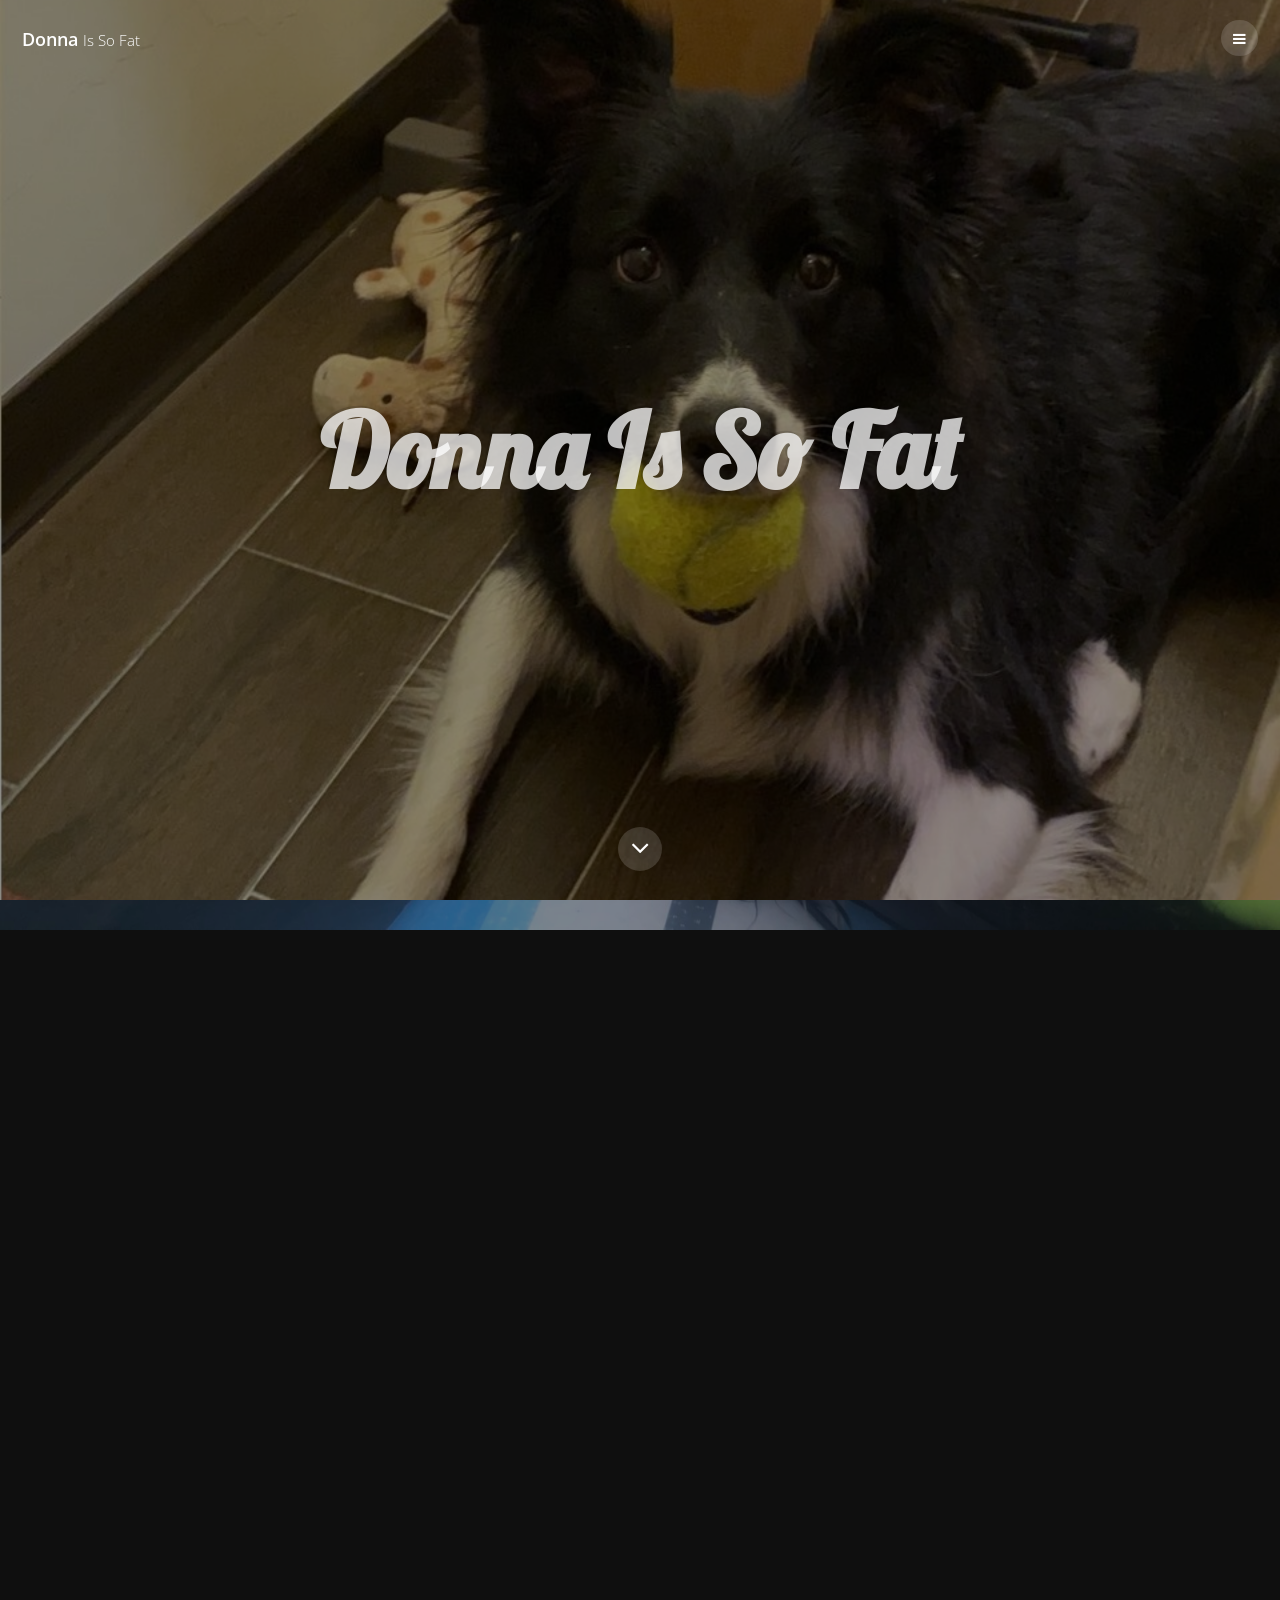
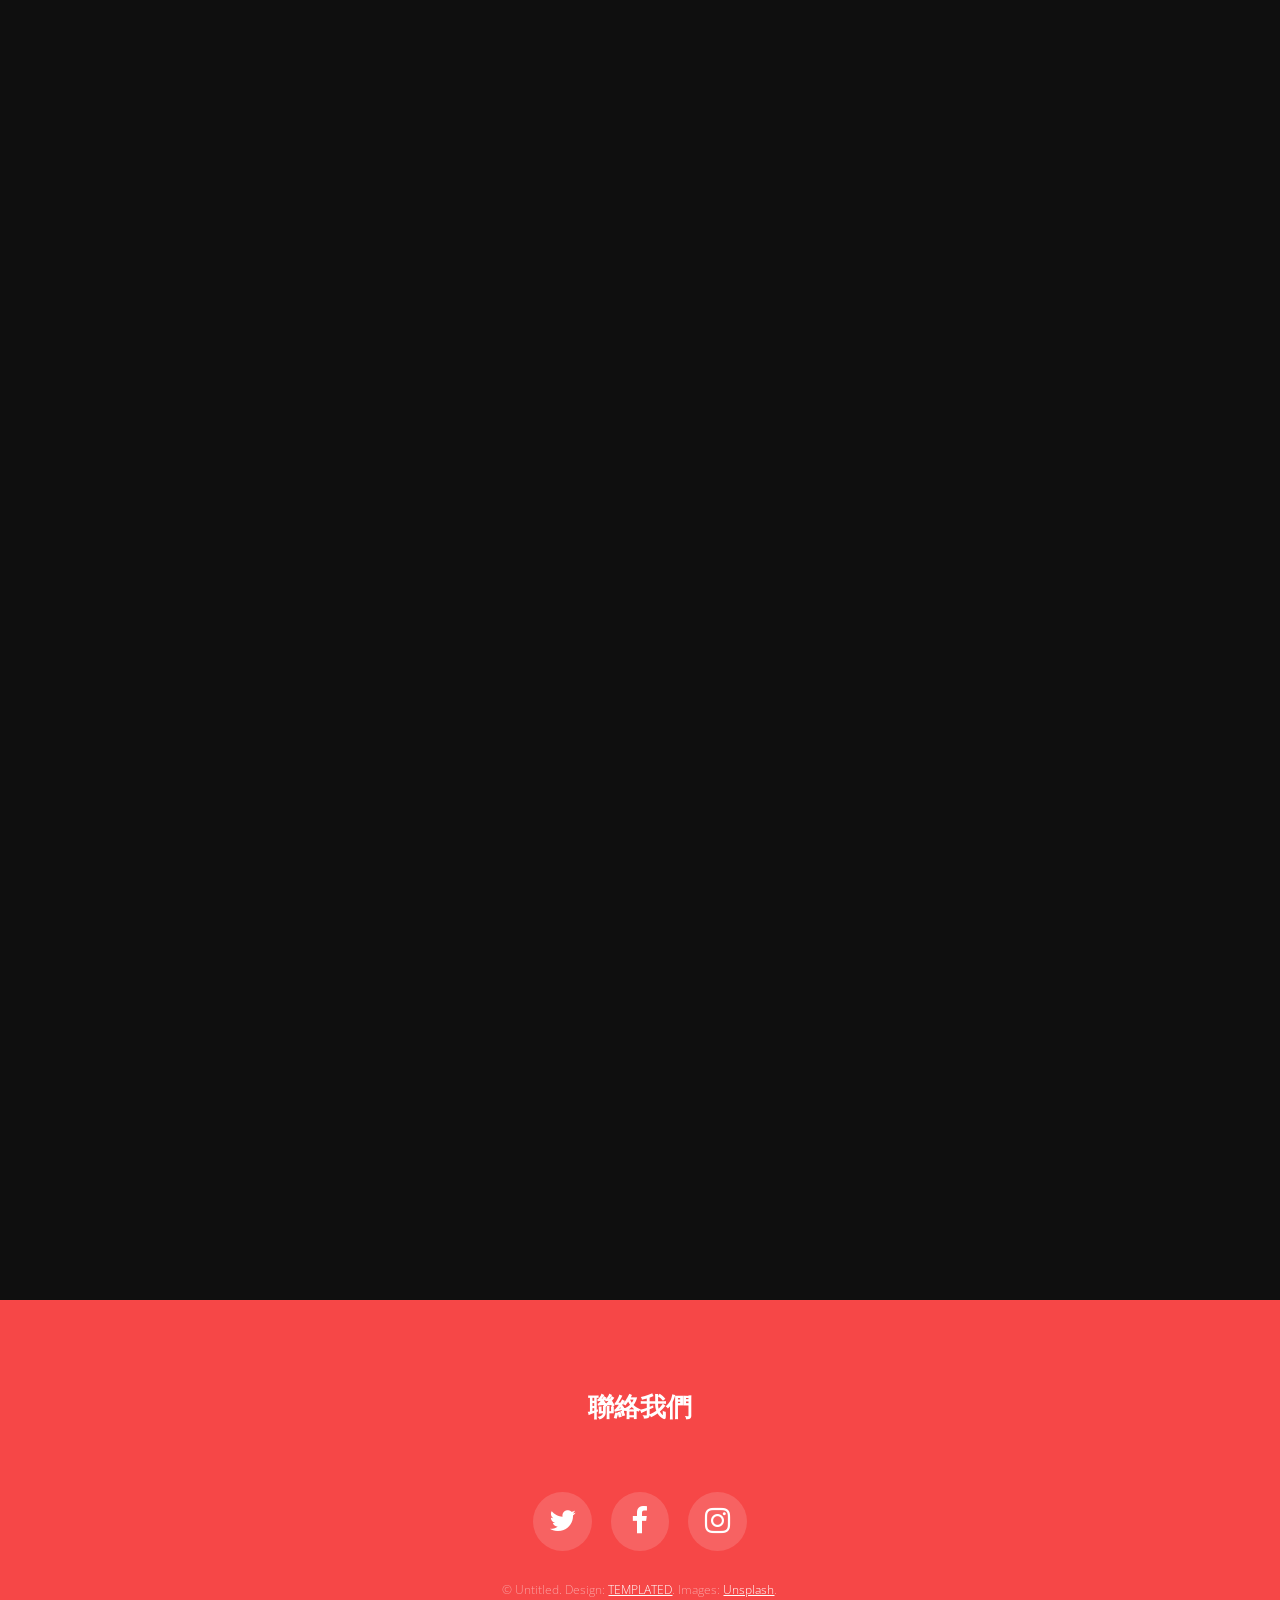
<file: old/index.html>
<!DOCTYPE HTML>
<!--
	Road Trip by TEMPLATED
	templated.co @templatedco
	Released for free under the Creative Commons Attribution 3.0 license (templated.co/license)
-->
<html>
	<head>
		<title>Donna Is So Fat</title>
		<meta charset="utf-8" />
		<meta name="viewport" content="width=device-width, initial-scale=1" />
		<link rel="stylesheet" href="assets/css/main.css" />
	</head>
	<body>

		<!-- Header -->
			<header id="header">
				<div class="logo"><a href="index.html">Donna <span>Is So Fat</span></a></div>
				<a href="#menu"><span>Menu</span></a>
			</header>

		<!-- Nav -->
			<nav id="menu">
				<ul class="links">
					<li><a href="index.html">Home</a></li>
					<li><a href="generic.html">Generic</a></li>
					<li><a href="elements.html">Elements</a></li>
				</ul>
			</nav>

		<!-- Banner -->
		<!--
			Note: To show a background image, set the "data-bg" attribute below
			to the full filename of your image. This is used in each section to set
			the background image.
		-->
			<section id="banner" class="bg-img" data-bg="banner.jpg">
				<div class="inner">
					<header>
						<h1>Donna Is So Fat</h1>
					</header>
				</div>
				<a href="#one" class="more">Learn More</a>
			</section>

		<!-- One -->
			<section id="one" class="wrapper post bg-img" data-bg="banner2.jpg">
				<div class="inner">
					<article class="box">
						<header>
							<h2>公司簡介</h2>
							<p>Donna Is So Fat</p>
						</header>
						<div class="content">
							<p>兜娜好胖</p>
						</div>
						<footer>
							<a href="generic.html" class="button alt">Learn More</a>
						</footer>
					</article>
				</div>
				<a href="#two" class="more">Learn More</a>
			</section>

		<!-- Two -->
			<section id="two" class="wrapper post bg-img" data-bg="banner5.jpg">
				<div class="inner">
					<article class="box">
						<header>
							<h2>公司理念</h2>
							<p>Donna Is So Fat</p>
						</header>
						<div class="content">
							<p>兜娜好肥</p>
						</div>
						<footer>
							<a href="generic.html" class="button alt">Learn More</a>
						</footer>
					</article>
				</div>
				<a href="#three" class="more">Learn More</a>
			</section>

		<!-- Three -->
			<section id="three" class="wrapper post bg-img" data-bg="banner4.jpg">
				<div class="inner">
					<article class="box">
						<header>
							<h2>公司編制</h2>
							<p>Donna Is So Fat</p>
						</header>
						<div class="content">
							<p>兜娜好圓</p>
						</div>
						<footer>
							<a href="generic.html" class="button alt">Learn More</a>
						</footer>
					</article>
				</div>
				<a href="#four" class="more">Learn More</a>
			</section>

		<!-- Four -->
			<section id="four" class="wrapper post bg-img" data-bg="banner3.jpg">
				<div class="inner">
					<article class="box">
						<header>
							<h2>公司123</h2>
							<p>Donna Is So Fat</p>
						</header>
						<div class="content">
							<p>兜娜該減肥</p>
						</div>
						<footer>
							<a href="generic.html" class="button alt">Learn More</a>
						</footer>
					</article>
				</div>
			</section>

		<!-- Footer -->
			<footer id="footer">
				<div class="inner">

					<h2>聯絡我們</h2>

					<ul class="icons">
						<li><a href="#" class="icon round fa-twitter"><span class="label">Twitter</span></a></li>
						<li><a href="#" class="icon round fa-facebook"><span class="label">Facebook</span></a></li>
						<li><a href="#" class="icon round fa-instagram"><span class="label">Instagram</span></a></li>
					</ul>

					<div class="copyright">
						&copy; Untitled. Design: <a href="https://templated.co">TEMPLATED</a>. Images: <a href="https://unsplash.com">Unsplash</a>.
					</div>

				</div>
				<!-- Messenger 洽談外掛程式 Code -->
    <div id="fb-root"></div>
      <script>
        window.fbAsyncInit = function() {
          FB.init({
            xfbml            : true,
            version          : 'v10.0'
          });
        };

        (function(d, s, id) {
          var js, fjs = d.getElementsByTagName(s)[0];
          if (d.getElementById(id)) return;
          js = d.createElement(s); js.id = id;
          js.src = 'https://connect.facebook.net/zh_TW/sdk/xfbml.customerchat.js';
          fjs.parentNode.insertBefore(js, fjs);
        }(document, 'script', 'facebook-jssdk'));
      </script>

      <!-- Your 洽談外掛程式 code -->
      <div class="fb-customerchat"
        attribution="page_inbox"
        page_id="1772812179628195">
      </div>
			</footer>

		<!-- Scripts -->
			<script src="assets/js/jquery.min.js"></script>
			<script src="assets/js/jquery.scrolly.min.js"></script>
			<script src="assets/js/jquery.scrollex.min.js"></script>
			<script src="assets/js/skel.min.js"></script>
			<script src="assets/js/util.js"></script>
			<script src="assets/js/main.js"></script>

	</body>
</html>
</file>
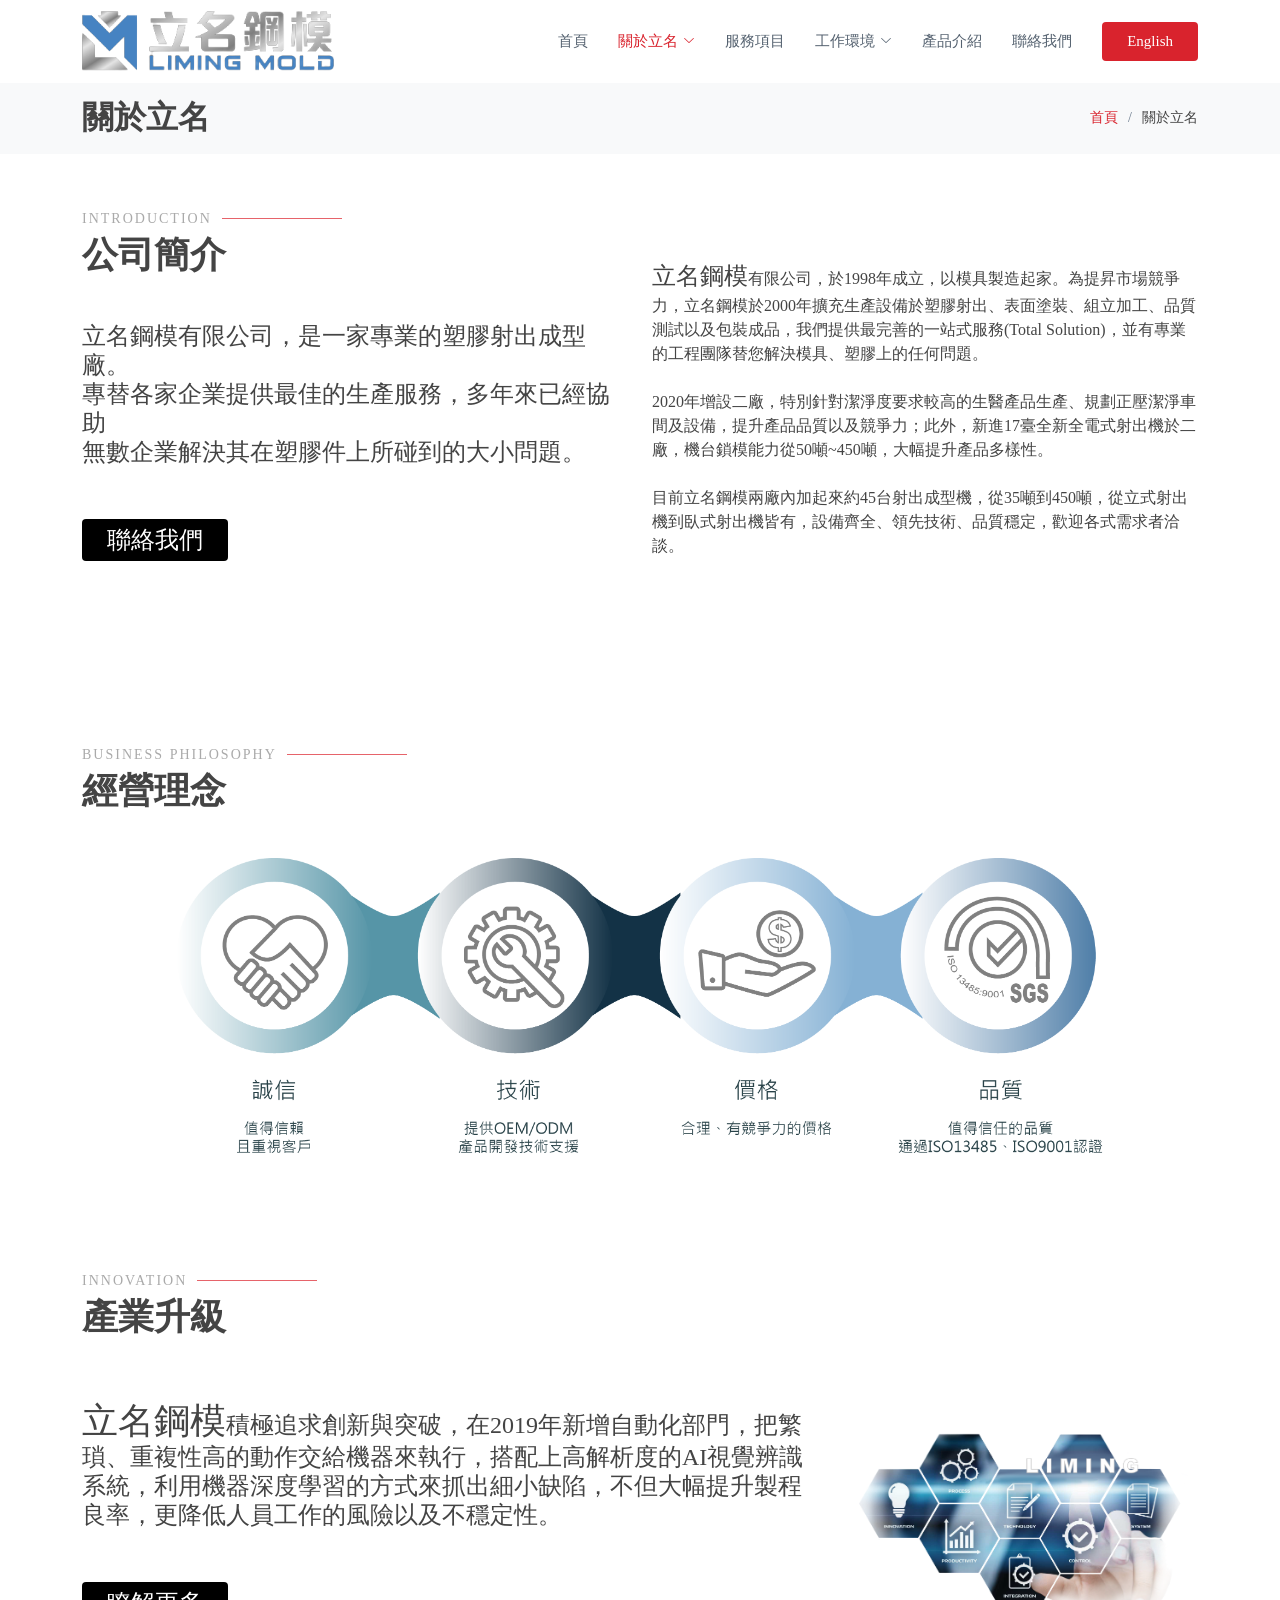
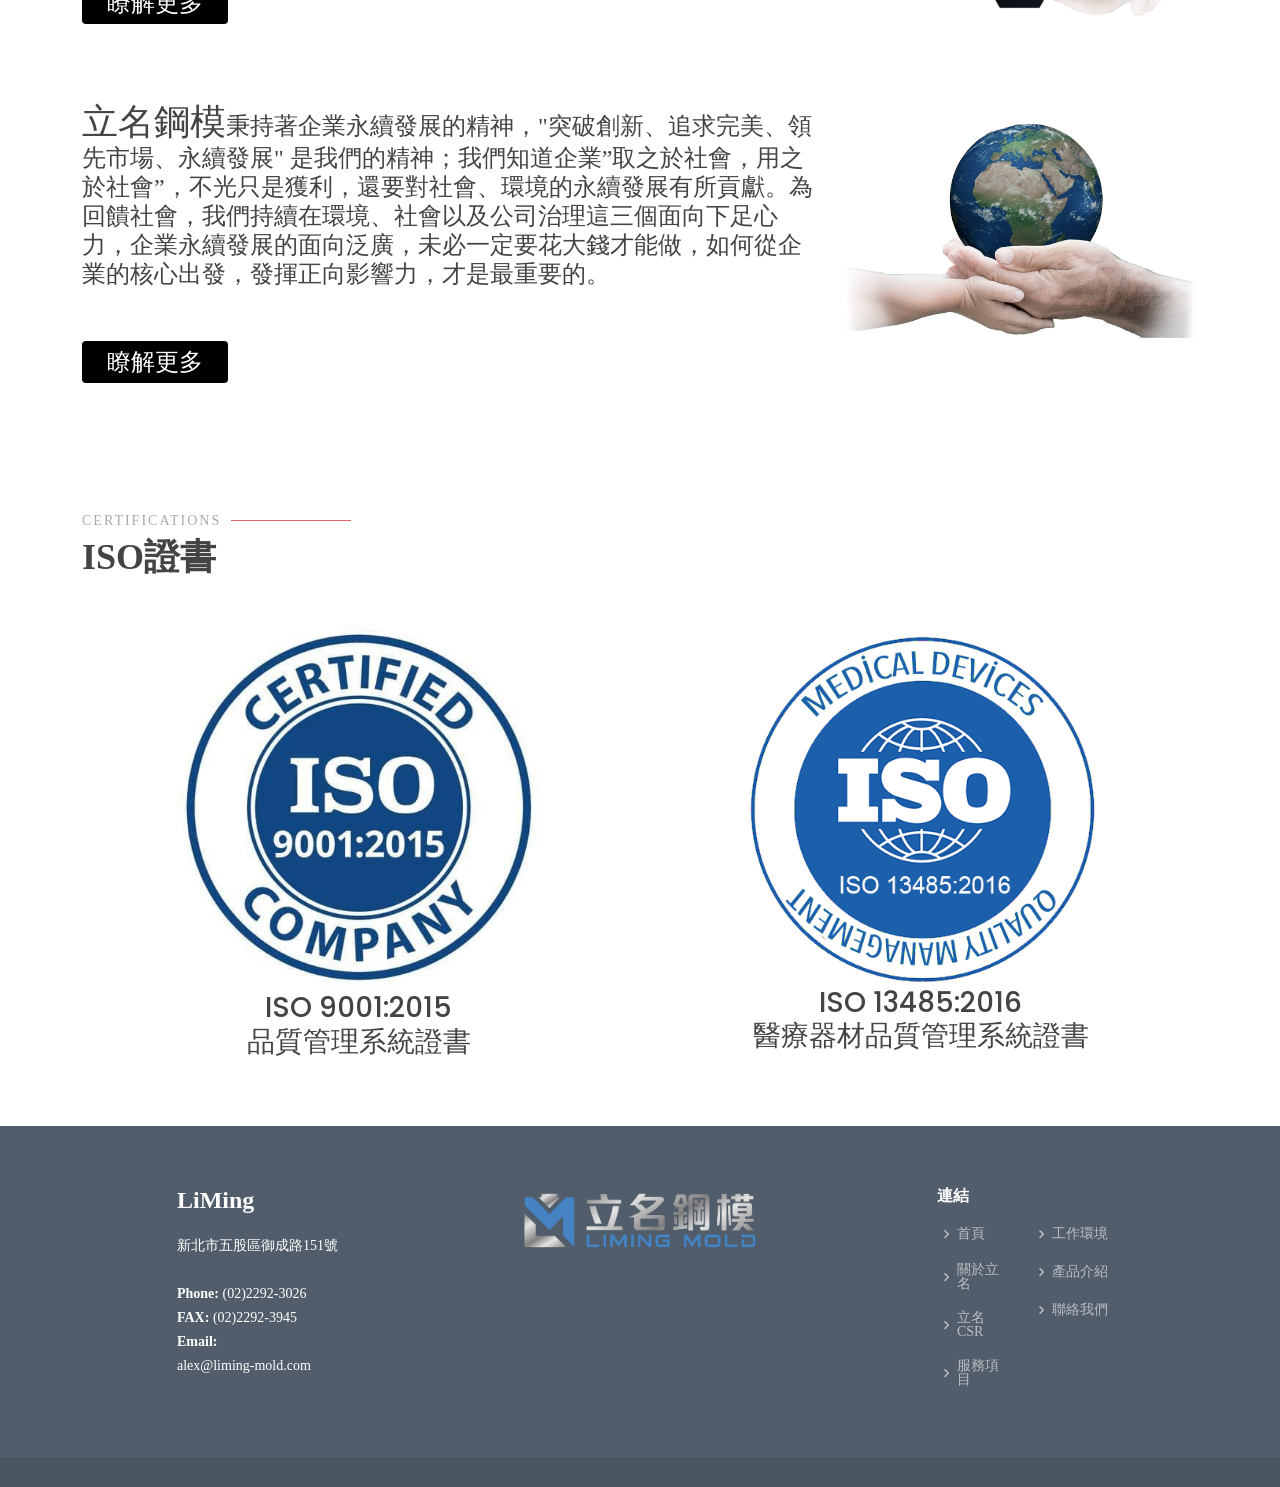
<file: about.html>
<!DOCTYPE html>
<html lang="zh-TW">

<head>
  <meta charset="utf-8">
  <meta content="width=device-width, initial-scale=1.0" name="viewport">

  <title>LiMing Mold - 關於立名</title>
  <meta content="" name="description">
  <meta content="" name="keywords">

  <!-- Favicons -->
  <link href="assets/img/favicon.png" rel="icon">
  <link href="assets/img/apple-touch-icon.png" rel="apple-touch-icon">

  <!-- Google Fonts -->
  <link href="https://fonts.googleapis.com/css?family=Open+Sans:300,300i,400,400i,600,600i,700,700i|Raleway:300,300i,400,400i,500,500i,600,600i,700,700i|Poppins:300,300i,400,400i,500,500i,600,600i,700,700i" rel="stylesheet">

  <!-- Vendor CSS Files -->
  <link href="assets/vendor/animate.css/animate.min.css" rel="stylesheet">
  <link href="assets/vendor/bootstrap/css/bootstrap.min.css" rel="stylesheet">
  <link href="assets/vendor/bootstrap-icons/bootstrap-icons.css" rel="stylesheet">
  <link href="assets/vendor/boxicons/css/boxicons.min.css" rel="stylesheet">
  <link href="assets/vendor/glightbox/css/glightbox.min.css" rel="stylesheet">
  <link href="assets/vendor/remixicon/remixicon.css" rel="stylesheet">
  <link href="assets/vendor/swiper/swiper-bundle.min.css" rel="stylesheet">

  <!-- Template Main CSS File -->
  <link href="assets/css/style.css" rel="stylesheet">

  <!-- =======================================================
  * Template Name: Sailor - v4.2.0
  * Template URL: https://bootstrapmade.com/sailor-free-bootstrap-theme/
  * Author: BootstrapMade.com
  * License: https://bootstrapmade.com/license/
  ======================================================== -->
</head>

<body>

  <!-- ======= Header ======= -->
  <header id="header" class="fixed-top d-flex align-items-center">
    <div class="container d-flex align-items-center">

      <h1 class="logo me-auto"><a href="index.html" style="position: absolute;margin-top: -30px;"><img src="assets/img/logo_header.png"/ style="max-height: 60px;"></a></h1>
      <!-- Uncomment below if you prefer to use an image logo -->
      <!-- <a href="index.html" class="logo me-auto"><img src="assets/img/logo.png" alt="" class="img-fluid"></a>-->

      <nav id="navbar" class="navbar">
        <ul>
          <li><a href="index.html">首頁</a></li>

          <li class="dropdown"><a href="about.html" class="active"><span>關於立名</span> <i class="bi bi-chevron-down"></i></a>
            <ul>
              <li><a href="about.html">關於立名</a></li>
              <li><a href="csr.html">立名CSR</a></li>
              <!-- <li><a href="testimonials.html">Testimonials</a></li>

              <li class="dropdown"><a href="#"><span>Deep Drop Down</span> <i class="bi bi-chevron-right"></i></a>
                <ul>
                  <li><a href="#">Deep Drop Down 1</a></li>
                  <li><a href="#">Deep Drop Down 2</a></li>
                  <li><a href="#">Deep Drop Down 3</a></li>
                  <li><a href="#">Deep Drop Down 4</a></li>
                  <li><a href="#">Deep Drop Down 5</a></li>
                </ul>
              </li> -->
            </ul>
          </li>
          <!-- <li><a href="about.html">關於立名</a></li> -->
          <li><a href="services.html">服務項目</a></li>
          <li class="dropdown"><a href="environment1.html"><span>工作環境</span> <i class="bi bi-chevron-down"></i></a>
            <ul>
			<li  class = "dropdown dropdown-submenu open">
			<a href="environment1.html">工作環境<p style = "margin-top: 0;margin-bottom: 0rem;">></p></a>
			  <ul class ="dropdown-menu">
              <li><a href="environment1.html">新北五股一廠</a></li>
              <li><a href="environment2.html">新北五股二廠</a></li>
			  </ul>
			</li>
			  <li class = "dropdown dropdown-submenu open">
			  <a href="equipment1.html">工廠設備<p style = "margin-top: 0;margin-bottom: 0rem;">></p></a>
			  <ul class ="dropdown-menu">
              <li><a href="equipment1.html">新北五股一廠</a></li>
              <li><a href="equipment2.html">新北五股二廠</a></li>
			  </ul>
			  </li>
			  
			</ul>
		  </li>
          <li><a href="product.html">產品介紹</a></li>
          <!-- <li><a href="blog.html">Blog</a></li> -->

          <li><a href="contact.html">聯絡我們</a></li>
          <li><a href="index.html" class="getstarted">English</a></li>
        </ul>
        <i class="bi bi-list mobile-nav-toggle"></i>
      </nav><!-- .navbar -->
    </div>
	
  </header><!-- End Header -->

  <main id="main">

    <!-- ======= Breadcrumbs ======= -->
    <section id="breadcrumbs" class="breadcrumbs">
      <div class="container">

        <div class="d-flex justify-content-between align-items-center">
          <h2 style = "font-weight: 700">關於立名</h2>
          <ol>
            <li><a href="index.html">首頁</a></li>
            <li>關於立名</li>
          </ol>
        </div>

      </div>
    </section><!-- End Breadcrumbs -->

    <!-- ======= About Section ======= -->
    <section id="about" class="about">
      <div class="container">
	
		<div class="section-title">
          <h2>INTRODUCTION</h2>
          <p>公司簡介</p>
        </div>
		
        <div class="row content">
          <div class="col-lg-6">
            <h4>立名鋼模有限公司，是一家專業的塑膠射出成型廠。<br>專替各家企業提供最佳的生產服務，多年來已經協助<br>無數企業解決其在塑膠件上所碰到的大小問題。</h4>
			<br>
			<br>
			<a href="contact.html" class="getstarted" style="padding: 8px 25px;;border-radius: 4px;font-weight: 400;color: #fff;background: #000000;font-size: 1.5rem;">聯絡我們</a>
			<br>
			<br>
			<br>
			<br>
          </div>
          <div class="col-lg-6 pt-4 pt-lg-0" style ="margin-top:-4rem";>
			<p>
			   <span style = "font-size:1.5rem;">立名鋼模</span>有限公司，於1998年成立，以模具製造起家。為提昇市場競爭力，立名鋼模於2000年擴充生產設備於塑膠射出、表面塗裝、組立加工、品質測試以及包裝成品，我們提供最完善的一站式服務(Total Solution)，並有專業的工程團隊替您解決模具、塑膠上的任何問題。
				<br>
				<br>
			   2020年增設二廠，特別針對潔淨度要求較高的生醫產品生產、規劃正壓潔淨車間及設備，提升產品品質以及競爭力；此外，新進17臺全新全電式射出機於二廠，機台鎖模能力從50噸~450噸，大幅提升產品多樣性。
				<br>
				<br>
				目前立名鋼模兩廠內加起來約45台射出成型機，從35噸到450噸，從立式射出機到臥式射出機皆有，設備齊全、領先技術、品質穩定，歡迎各式需求者洽談。
				
            </p>
           <!--  <ul>
              <li><i class="ri-check-double-line"></i> Ullamco laboris nisi ut aliquip ex ea commodo consequa</li>
              <li><i class="ri-check-double-line"></i> Duis aute irure dolor in reprehenderit in voluptate velit</li>
              <li><i class="ri-check-double-line"></i> Ullamco laboris nisi ut aliquip ex ea commodo consequat. Duis aute irure dolor in reprehenderit in</li>
            </ul>
            <p class="fst-italic">
              Lorem ipsum dolor sit amet, consectetur adipiscing elit, sed do eiusmod tempor incididunt ut labore et dolore
              magna aliqua.
            </p> -->
          </div>
        </div>

      </div>
    </section>
	<!-- End About Section -->
	
	<!-- ======= About Section ======= -->
    <section id="about" class="about">
      <div class="container">
	
		<div class="section-title">
          <h2>BUSINESS PHILOSOPHY</h2>
          <p>經營理念</p>
        </div>
		
        <div class="row content">
		<div class="col-lg-1">
		</div>
		 <div class="col-lg-10">
			<img src="assets/img/philosophy.png" class="img-fluid" alt="" style = "display: block;margin-left: auto;margin-right: auto;">
		 </div>
		 <div class="col-lg-1">
		</div>
		  </div>
        </div>

      </div>
    </section>
	<!-- End About Section -->

    <!-- ======= Team Section ======= -->
    <section id="team" class="team">
      <div class="container">

        <div class="section-title">
          <h2>INNOVATION</h2>
          <p>產業升級</p>
        </div>

        <!-- <div class="row" style ="border:3px red solid;"> -->
		<div class="row">
		
			<div class="col-lg-8" style = "margin-top: 1em;margin-bottom:1em;">
				<h4><span style = "font-size:150%;">立名鋼模</span>積極追求創新與突破，在2019年新增自動化部門，把繁瑣、重複性高的動作交給機器來執行，搭配上高解析度的AI視覺辨識系統，利用機器深度學習的方式來抓出細小缺陷，不但大幅提升製程良率，更降低人員工作的風險以及不穩定性。</h4>
				<br>
				<br>
				<a href="services.html" class="getstarted" style="padding: 8px 25px;;border-radius: 4px;font-weight: 400;color: #fff;background: #000000;font-size: 1.5rem;">瞭解更多</a>
          </div>
		  
		  <div class="col-lg-4" style = "margin-top: 1em;margin-bottom:1em;">
				 <img src="assets/img/auto.png" class="img-fluid" alt="">
          </div>
		  </div>
		  <br>
		  <div class="row">
		  <div class="col-lg-8" style = "margin-top: 2em;margin-bottom:1em;">
				<h4><span style = "font-size:150%;">立名鋼模</span>秉持著企業永續發展的精神，"突破創新、追求完美、領先市場、永續發展" 是我們的精神；我們知道企業”取之於社會，用之於社會”，不光只是獲利，還要對社會、環境的永續發展有所貢獻。為回饋社會，我們持續在環境、社會以及公司治理這三個面向下足心力，企業永續發展的面向泛廣，未必一定要花大錢才能做，如何從企業的核心出發，發揮正向影響力，才是最重要的。</h4>
				<br>
				<br>
				<a href="csr.html" class="getstarted" style="padding: 8px 25px;;border-radius: 4px;font-weight: 400;color: #fff;background: #000000;font-size: 1.5rem;">瞭解更多</a>
          </div>
		  
		  <div class="col-lg-4" style = "margin-top: 2em;margin-bottom:1em;">
				 <img src="assets/img/earth.png" class="img-fluid" alt="">
          </div>
<!--           <div class="col-lg-6">
            <div class="member d-flex align-items-start">
              <div class="pic"><img src="assets/img/team/team-1.jpg" class="img-fluid" alt=""></div>
              <div class="member-info">
                <h4>Walter White</h4>
                <span>Chief Executive Officer</span>
                <p>Explicabo voluptatem mollitia et repellat</p>
                <div class="social">
                  <a href=""><i class="ri-twitter-fill"></i></a>
                  <a href=""><i class="ri-facebook-fill"></i></a>
                  <a href=""><i class="ri-instagram-fill"></i></a>
                  <a href=""> <i class="ri-linkedin-box-fill"></i> </a>
                </div>
              </div>
            </div>
          </div>

          <div class="col-lg-6 mt-4 mt-lg-0">
            <div class="member d-flex align-items-start">
              <div class="pic"><img src="assets/img/team/team-2.jpg" class="img-fluid" alt=""></div>
              <div class="member-info">
                <h4>Sarah Jhonson</h4>
                <span>Product Manager</span>
                <p>Aut maiores voluptates amet et quis</p>
                <div class="social">
                  <a href=""><i class="ri-twitter-fill"></i></a>
                  <a href=""><i class="ri-facebook-fill"></i></a>
                  <a href=""><i class="ri-instagram-fill"></i></a>
                  <a href=""> <i class="ri-linkedin-box-fill"></i> </a>
                </div>
              </div>
            </div>
          </div>

          <div class="col-lg-6 mt-4">
            <div class="member d-flex align-items-start">
              <div class="pic"><img src="assets/img/team/team-3.jpg" class="img-fluid" alt=""></div>
              <div class="member-info">
                <h4>William Anderson</h4>
                <span>CTO</span>
                <p>Quisquam facilis cum velit laborum corrupti</p>
                <div class="social">
                  <a href=""><i class="ri-twitter-fill"></i></a>
                  <a href=""><i class="ri-facebook-fill"></i></a>
                  <a href=""><i class="ri-instagram-fill"></i></a>
                  <a href=""> <i class="ri-linkedin-box-fill"></i> </a>
                </div>
              </div>
            </div>
          </div>

          <div class="col-lg-6 mt-4">
            <div class="member d-flex align-items-start">
              <div class="pic"><img src="assets/img/team/team-4.jpg" class="img-fluid" alt=""></div>
              <div class="member-info">
                <h4>Amanda Jepson</h4>
                <span>Accountant</span>
                <p>Dolorum tempora officiis odit laborum officiis</p>
                <div class="social">
                  <a href=""><i class="ri-twitter-fill"></i></a>
                  <a href=""><i class="ri-facebook-fill"></i></a>
                  <a href=""><i class="ri-instagram-fill"></i></a>
                  <a href=""> <i class="ri-linkedin-box-fill"></i> </a>
                </div>
              </div>
            </div>
          </div> -->

        </div>

      </div>
    </section><!-- End Team Section -->

    <!-- ======= Our Skills Section ======= -->
<!--     <section id="skills" class="skills">
      <div class="container">

        <div class="section-title">
          <h2>CERTIFICATIONS</h2>
          <p>ISO 證書</p>
        </div>

        <div class="row skills-content">

		<div class="col-lg-1">
		</div>
          <div class="col-lg-4">
			<img src="assets/img/ISO9001.jpg" class="img-fluid" alt="">
			<br>
			<br>
			<h3 style ="text-align: center;font-family:'Poppins', sans-serif;">ISO 9001證書</h3>

          </div>
		<div class="col-lg-2">
		</div>
          <div class="col-lg-4">
			<img src="assets/img/ISO13485.png" class="img-fluid" alt="">
			<br>
			<br>
			<h3 style ="text-align: center;font-family:'Poppins', sans-serif;">ISO 13485證書</h3>
          </div>
		<div class="col-lg-1">
		</div>
        </div>

      </div>
    </section> -->
	<!-- End Our Skills Section -->
	
	<section id="portfolio" class="about">
      <div class="container">
	  <div class="section-title">
          <h2>CERTIFICATIONS</h2>
          <p>ISO證書</p>
		</div>
	  <div class="row " style = "--bs-gutter-x: 0.5rem;">

		 <div class="col-md-1 mt-4 mt-md-0">
		 </div>

          <div class="col-md-4 mt-4 mt-md-0">
              <img src="assets/img/ISO9001.jpg" class="img-fluid" alt="" style = "border-radius: 5px;">
			  </img>
                <h3 style ="text-align: center;font-family:'Poppins', sans-serif;">ISO 9001:2015<br>品質管理系統證書</h3>
            </div>	
			
		  <div class="col-md-2 mt-4 mt-md-0">
		 </div>

          <div class="col-md-4 mt-4 mt-md-0">
              <img src="assets/img/ISO13485.png" class="img-fluid" alt="" style = "border-radius: 5px;background-color:white;">
			  </img>
				<h3 style ="text-align: center;font-family:'Poppins', sans-serif;">ISO 13485:2016<br>醫療器材品質管理系統證書</h3>
          </div>		  
		 <div class="col-md-1 mt-4 mt-md-0">
		 </div>
		</div>
		</div>

    </section><!-- End Portfolio Section -->

  </main><!-- End #main -->

    <!-- ======= Footer ======= -->
  <footer id="footer">
    <div class="footer-top">
      <div class="container">
        <div class="row">
		<div class="col-lg-1 col-md-6">
		</div>
          <div class="col-lg-2 col-md-6">
            <div class="footer-info">
              <h3>LiMing</h3>
              <p>
                新北市五股區御成路151號<br><br>
                <strong>Phone:</strong> (02)2292-3026<br>
				<strong>FAX:</strong> (02)2292-3945<br>
                <strong>Email:</strong> <br>alex@liming-mold.com<br>
              </p>
              <!-- <div class="social-links mt-3"> -->
                <!-- <a href="#" class="twitter"><i class="bx bxl-twitter"></i></a> -->
                <!-- <a href="#" class="facebook"><i class="bx bxl-facebook"></i></a> -->
                <!-- <a href="#" class="instagram"><i class="bx bxl-instagram"></i></a> -->
                <!-- <a href="#" class="google-plus"><i class="bx bxl-skype"></i></a> -->
                <!-- <a href="#" class="linkedin"><i class="bx bxl-linkedin"></i></a> -->
              <!-- </div> -->
            </div>
          </div>
		  <div class="col-lg-6 col-md-6 footer-newsletter" style="margin-top: -100px;">
            <img src="assets/img/logo_jpg-removebg.png" class="img-fluid" alt="" style = "display:block;margin: auto;max-width: 75%;">
          </div>
          <div class="col-lg-1 col-md-6 footer-links">
            <h4>連結</h4>
            <ul>
              <li><i class="bx bx-chevron-right"></i> <a href="index.html">首頁</a></li>
              <li><i class="bx bx-chevron-right"></i> <a href="about.html">關於立名</a></li>
			  <li><i class="bx bx-chevron-right"></i> <a href="csr.html">立名CSR</a></li>
			  <li><i class="bx bx-chevron-right"></i> <a href="services.html">服務項目</a></li>
            </ul>
          </div>
		  
		<div class="col-lg-2 col-md-6 footer-links">
            <h4>&nbsp;</h4>
            <ul>
              <li><i class="bx bx-chevron-right"></i> <a href="environment1.html">工作環境</a></li>
              <li><i class="bx bx-chevron-right"></i> <a href="product.html">產品介紹</a></li>
			  <li><i class="bx bx-chevron-right"></i> <a href="contact.html">聯絡我們</a></li>
            </ul>
         </div>


 <!--          <div class="col-lg-2 col-md-6 footer-links">
            <h4>Our Services</h4>
            <ul>
              <li><i class="bx bx-chevron-right"></i> <a href="#">Web Design</a></li>
              <li><i class="bx bx-chevron-right"></i> <a href="#">Web Development</a></li>
              <li><i class="bx bx-chevron-right"></i> <a href="#">Product Management</a></li>
              <li><i class="bx bx-chevron-right"></i> <a href="#">Marketing</a></li>
              <li><i class="bx bx-chevron-right"></i> <a href="#">Graphic Design</a></li>
            </ul>
          </div> -->

        </div>
      </div>
    </div>


  </footer><!-- End Footer -->

  <a href="#" class="back-to-top d-flex align-items-center justify-content-center"><i class="bi bi-arrow-up-short"></i></a>

  <!-- Vendor JS Files -->
  <script src="assets/vendor/bootstrap/js/bootstrap.bundle.min.js"></script>
  <script src="assets/vendor/glightbox/js/glightbox.min.js"></script>
  <script src="assets/vendor/isotope-layout/isotope.pkgd.min.js"></script>
  <script src="assets/vendor/php-email-form/validate.js"></script>
  <script src="assets/vendor/swiper/swiper-bundle.min.js"></script>
  <script src="assets/vendor/waypoints/noframework.waypoints.js"></script>

  <!-- Template Main JS File -->
  <script src="assets/js/main.js"></script>
  
                  <!-- Messenger 洽談外掛程式 Code -->
    <div id="fb-root"></div>

    <!-- Your 洽談外掛程式 code -->
    <div id="fb-customer-chat" class="fb-customerchat">
    </div>

    <script>
      var chatbox = document.getElementById('fb-customer-chat');
      chatbox.setAttribute("page_id", "1772812179628195");
      chatbox.setAttribute("attribution", "biz_inbox");
      window.fbAsyncInit = function() {
        FB.init({
          xfbml            : true,
          version          : 'v11.0'
        });
      };

      (function(d, s, id) {
        var js, fjs = d.getElementsByTagName(s)[0];
        if (d.getElementById(id)) return;
        js = d.createElement(s); js.id = id;
        js.src = 'https://connect.facebook.net/zh_TW/sdk/xfbml.customerchat.js';
        fjs.parentNode.insertBefore(js, fjs);
      }(document, 'script', 'facebook-jssdk'));
    </script>
	

</body>

</html>
</file>
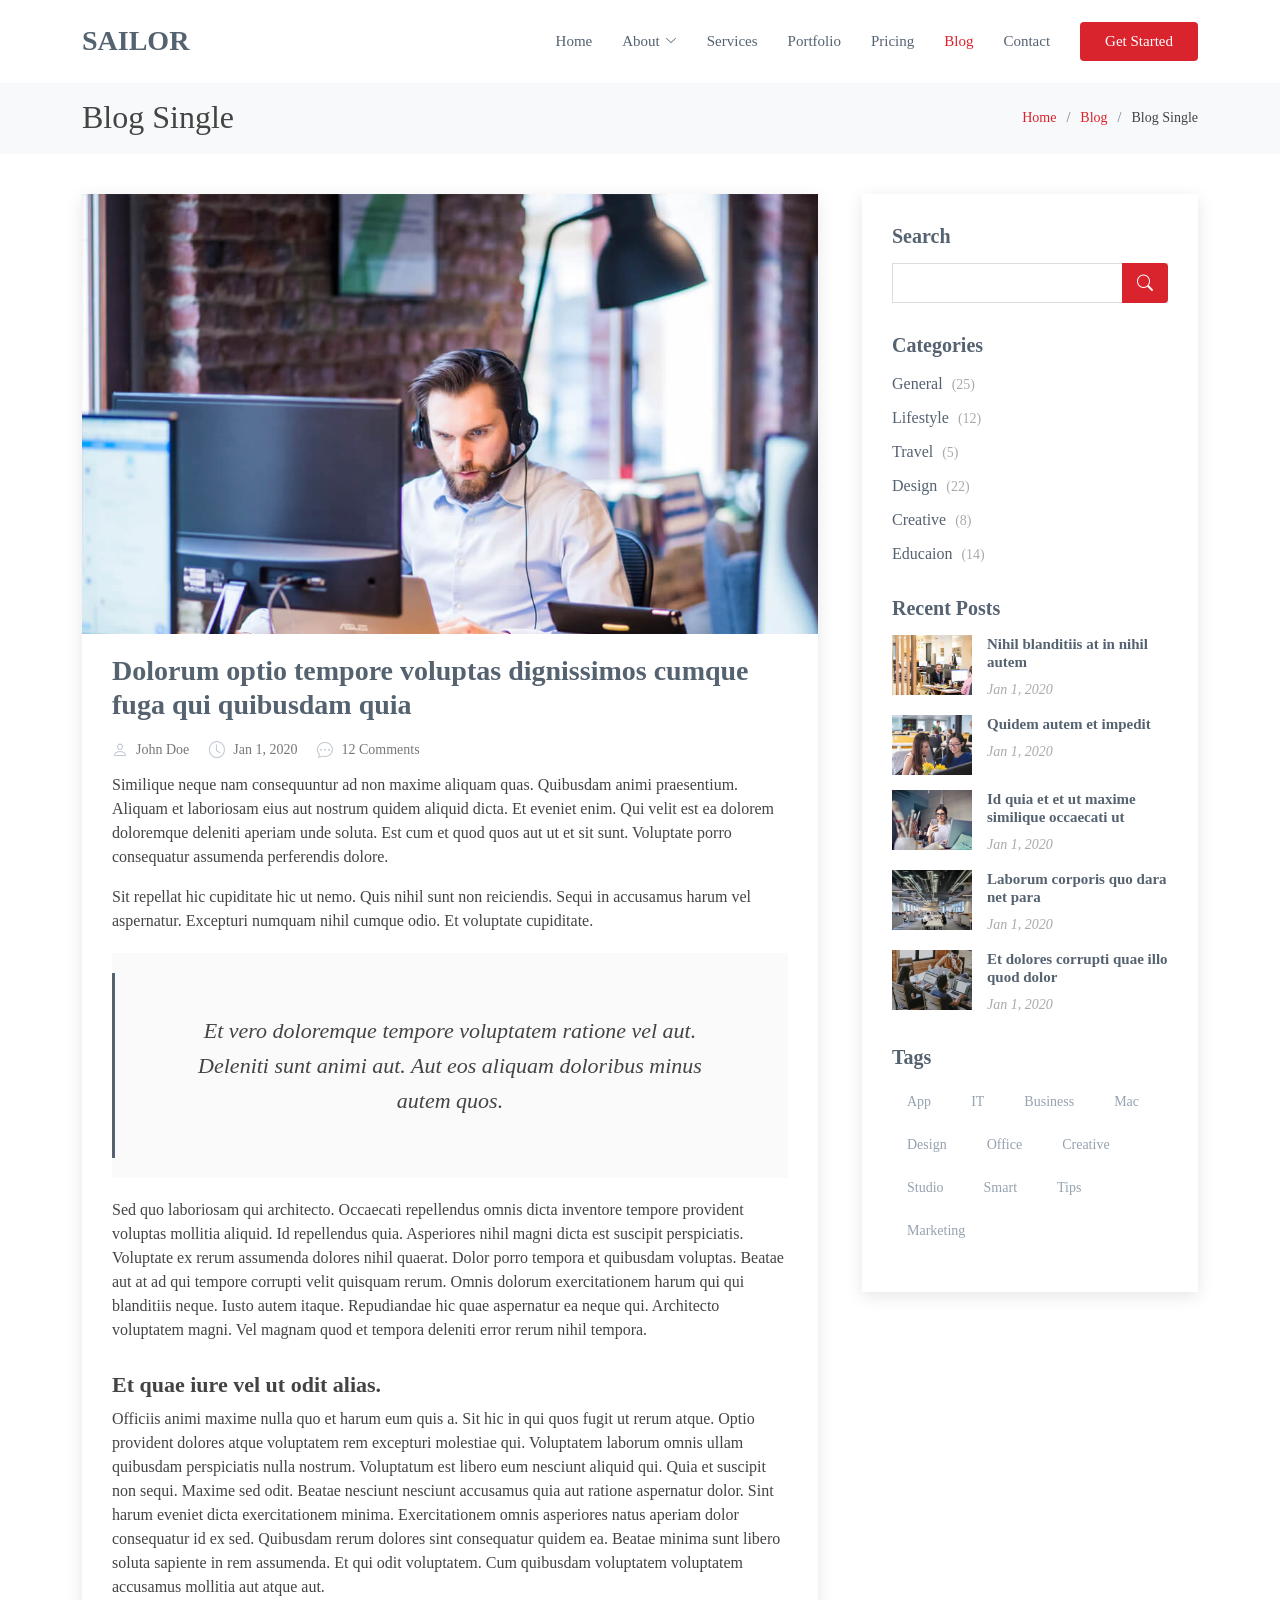
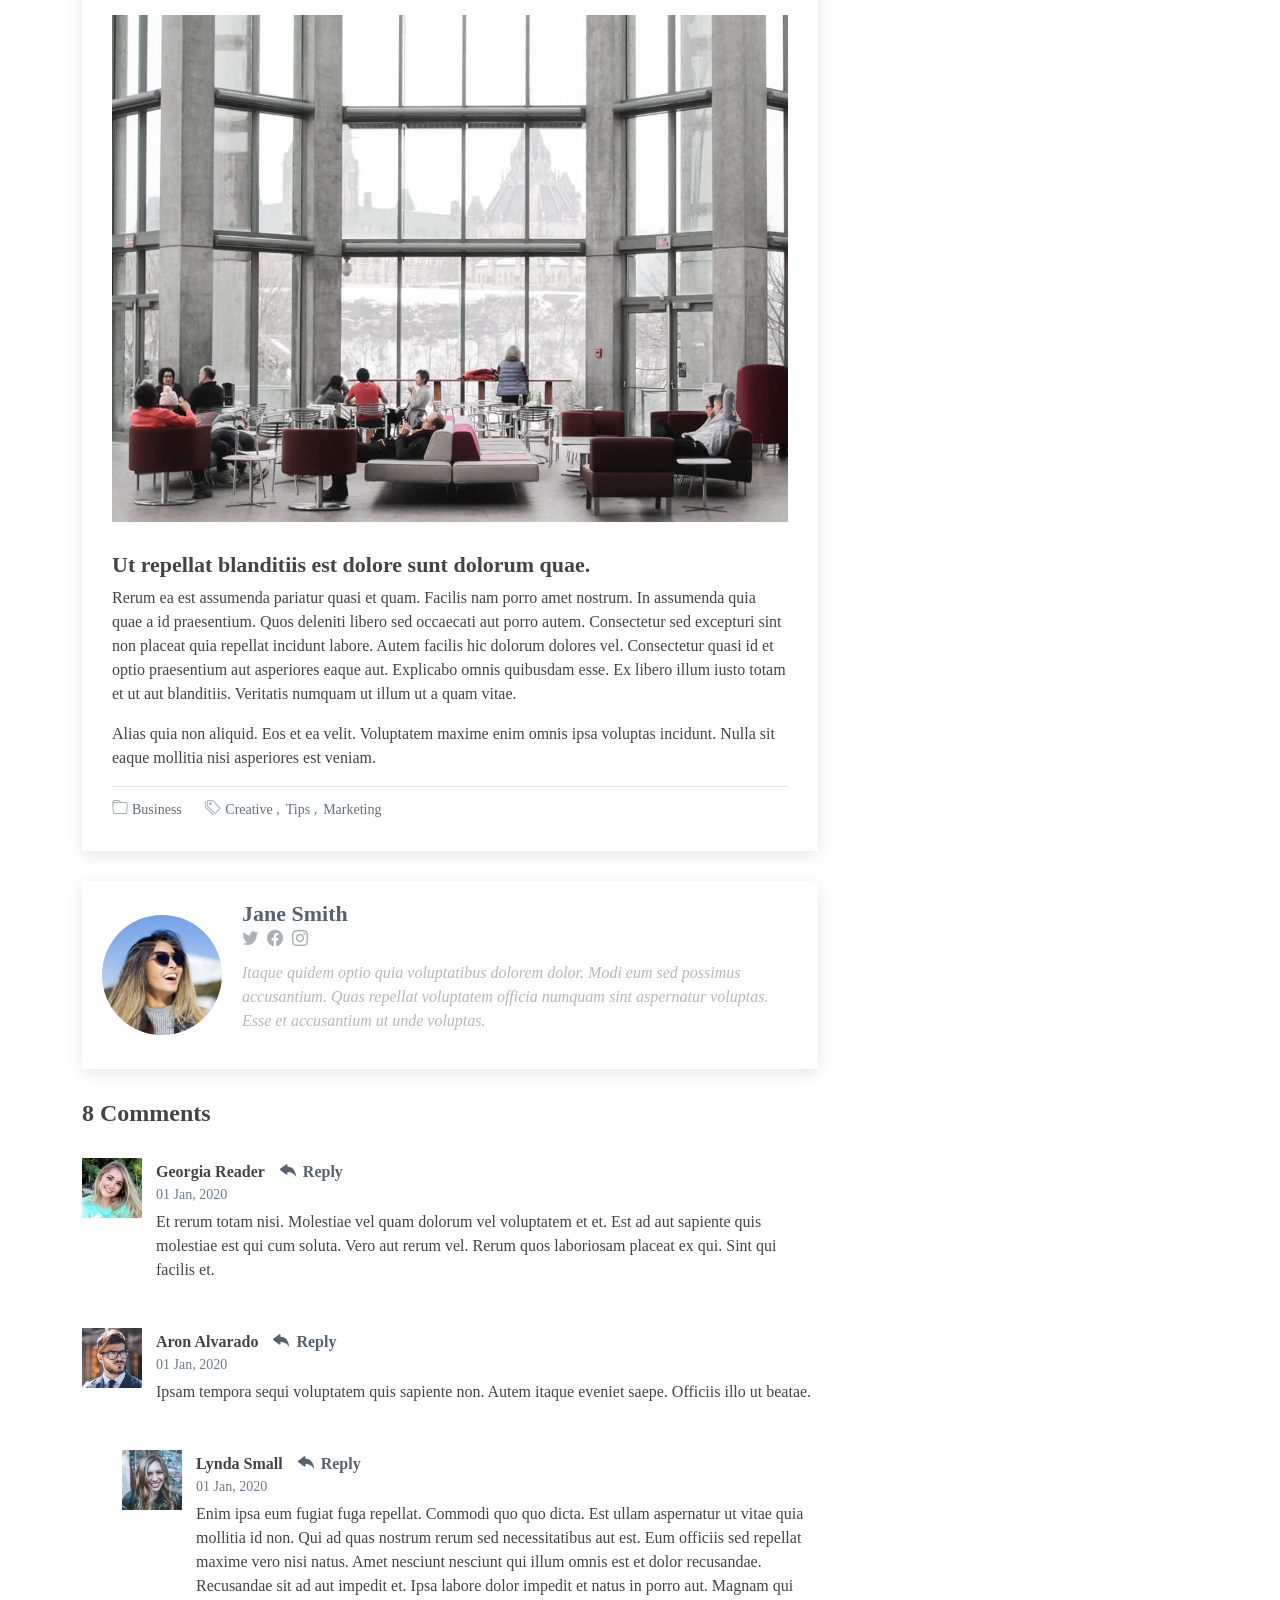
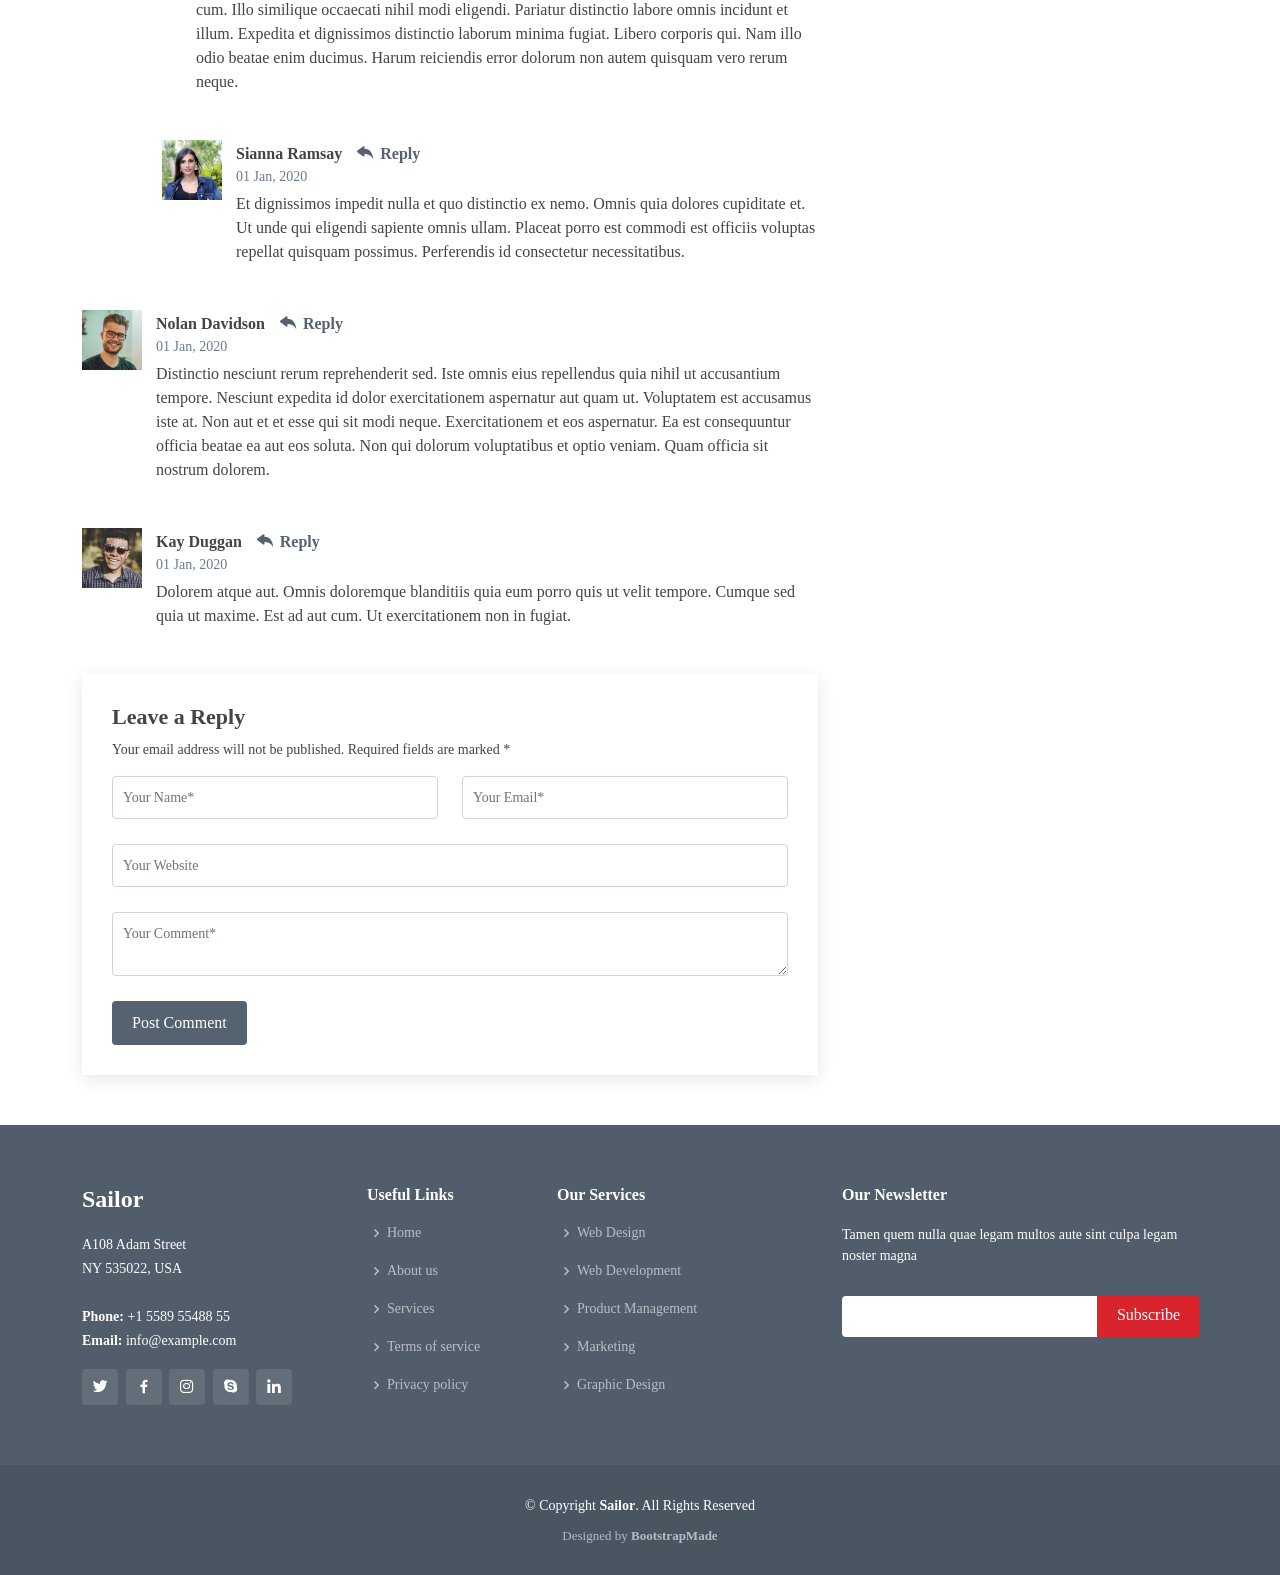
<file: blog-single.html>
<!DOCTYPE html>
<html lang="en">

<head>
  <meta charset="utf-8">
  <meta content="width=device-width, initial-scale=1.0" name="viewport">

  <title>Blog Single - Sailor Bootstrap Template</title>
  <meta content="" name="description">
  <meta content="" name="keywords">

  <!-- Favicons -->
  <link href="assets/img/favicon.png" rel="icon">
  <link href="assets/img/apple-touch-icon.png" rel="apple-touch-icon">

  <!-- Google Fonts -->
  <link href="https://fonts.googleapis.com/css?family=Open+Sans:300,300i,400,400i,600,600i,700,700i|Raleway:300,300i,400,400i,500,500i,600,600i,700,700i|Poppins:300,300i,400,400i,500,500i,600,600i,700,700i" rel="stylesheet">

  <!-- Vendor CSS Files -->
  <link href="assets/vendor/animate.css/animate.min.css" rel="stylesheet">
  <link href="assets/vendor/bootstrap/css/bootstrap.min.css" rel="stylesheet">
  <link href="assets/vendor/bootstrap-icons/bootstrap-icons.css" rel="stylesheet">
  <link href="assets/vendor/boxicons/css/boxicons.min.css" rel="stylesheet">
  <link href="assets/vendor/glightbox/css/glightbox.min.css" rel="stylesheet">
  <link href="assets/vendor/remixicon/remixicon.css" rel="stylesheet">
  <link href="assets/vendor/swiper/swiper-bundle.min.css" rel="stylesheet">

  <!-- Template Main CSS File -->
  <link href="assets/css/style.css" rel="stylesheet">

  <!-- =======================================================
  * Template Name: Sailor - v4.2.0
  * Template URL: https://bootstrapmade.com/sailor-free-bootstrap-theme/
  * Author: BootstrapMade.com
  * License: https://bootstrapmade.com/license/
  ======================================================== -->
</head>

<body>

  <!-- ======= Header ======= -->
  <header id="header" class="fixed-top d-flex align-items-center">
    <div class="container d-flex align-items-center">

      <h1 class="logo me-auto"><a href="index.html">Sailor</a></h1>
      <!-- Uncomment below if you prefer to use an image logo -->
      <!-- <a href="index.html" class="logo me-auto"><img src="assets/img/logo.png" alt="" class="img-fluid"></a>-->

      <nav id="navbar" class="navbar">
        <ul>
          <li><a href="index.html">Home</a></li>

          <li class="dropdown"><a href="#"><span>About</span> <i class="bi bi-chevron-down"></i></a>
            <ul>
              <li><a href="about.html">About</a></li>
              <li><a href="team.html">Team</a></li>
              <li><a href="testimonials.html">Testimonials</a></li>

              <li class="dropdown"><a href="#"><span>Deep Drop Down</span> <i class="bi bi-chevron-right"></i></a>
                <ul>
                  <li><a href="#">Deep Drop Down 1</a></li>
                  <li><a href="#">Deep Drop Down 2</a></li>
                  <li><a href="#">Deep Drop Down 3</a></li>
                  <li><a href="#">Deep Drop Down 4</a></li>
                  <li><a href="#">Deep Drop Down 5</a></li>
                </ul>
              </li>
            </ul>
          </li>
          <li><a href="services.html">Services</a></li>
          <li><a href="portfolio.html">Portfolio</a></li>
          <li><a href="pricing.html">Pricing</a></li>
          <li><a href="blog.html" class="active">Blog</a></li>

          <li><a href="contact.html">Contact</a></li>
          <li><a href="index.html" class="getstarted">Get Started</a></li>
        </ul>
        <i class="bi bi-list mobile-nav-toggle"></i>
      </nav><!-- .navbar -->

    </div>
  </header><!-- End Header -->

  <main id="main">

    <!-- ======= Breadcrumbs ======= -->
    <section id="breadcrumbs" class="breadcrumbs">
      <div class="container">

        <div class="d-flex justify-content-between align-items-center">
          <h2>Blog Single</h2>
          <ol>
            <li><a href="index.html">Home</a></li>
            <li><a href="blog.html">Blog</a></li>
            <li>Blog Single</li>
          </ol>
        </div>

      </div>
    </section><!-- End Breadcrumbs -->

    <!-- ======= Blog Single Section ======= -->
    <section id="blog" class="blog">
      <div class="container" data-aos="fade-up">

        <div class="row">

          <div class="col-lg-8 entries">

            <article class="entry entry-single">

              <div class="entry-img">
                <img src="assets/img/blog/blog-1.jpg" alt="" class="img-fluid">
              </div>

              <h2 class="entry-title">
                <a href="blog-single.html">Dolorum optio tempore voluptas dignissimos cumque fuga qui quibusdam quia</a>
              </h2>

              <div class="entry-meta">
                <ul>
                  <li class="d-flex align-items-center"><i class="bi bi-person"></i> <a href="blog-single.html">John Doe</a></li>
                  <li class="d-flex align-items-center"><i class="bi bi-clock"></i> <a href="blog-single.html"><time datetime="2020-01-01">Jan 1, 2020</time></a></li>
                  <li class="d-flex align-items-center"><i class="bi bi-chat-dots"></i> <a href="blog-single.html">12 Comments</a></li>
                </ul>
              </div>

              <div class="entry-content">
                <p>
                  Similique neque nam consequuntur ad non maxime aliquam quas. Quibusdam animi praesentium. Aliquam et laboriosam eius aut nostrum quidem aliquid dicta.
                  Et eveniet enim. Qui velit est ea dolorem doloremque deleniti aperiam unde soluta. Est cum et quod quos aut ut et sit sunt. Voluptate porro consequatur assumenda perferendis dolore.
                </p>

                <p>
                  Sit repellat hic cupiditate hic ut nemo. Quis nihil sunt non reiciendis. Sequi in accusamus harum vel aspernatur. Excepturi numquam nihil cumque odio. Et voluptate cupiditate.
                </p>

                <blockquote>
                  <p>
                    Et vero doloremque tempore voluptatem ratione vel aut. Deleniti sunt animi aut. Aut eos aliquam doloribus minus autem quos.
                  </p>
                </blockquote>

                <p>
                  Sed quo laboriosam qui architecto. Occaecati repellendus omnis dicta inventore tempore provident voluptas mollitia aliquid. Id repellendus quia. Asperiores nihil magni dicta est suscipit perspiciatis. Voluptate ex rerum assumenda dolores nihil quaerat.
                  Dolor porro tempora et quibusdam voluptas. Beatae aut at ad qui tempore corrupti velit quisquam rerum. Omnis dolorum exercitationem harum qui qui blanditiis neque.
                  Iusto autem itaque. Repudiandae hic quae aspernatur ea neque qui. Architecto voluptatem magni. Vel magnam quod et tempora deleniti error rerum nihil tempora.
                </p>

                <h3>Et quae iure vel ut odit alias.</h3>
                <p>
                  Officiis animi maxime nulla quo et harum eum quis a. Sit hic in qui quos fugit ut rerum atque. Optio provident dolores atque voluptatem rem excepturi molestiae qui. Voluptatem laborum omnis ullam quibusdam perspiciatis nulla nostrum. Voluptatum est libero eum nesciunt aliquid qui.
                  Quia et suscipit non sequi. Maxime sed odit. Beatae nesciunt nesciunt accusamus quia aut ratione aspernatur dolor. Sint harum eveniet dicta exercitationem minima. Exercitationem omnis asperiores natus aperiam dolor consequatur id ex sed. Quibusdam rerum dolores sint consequatur quidem ea.
                  Beatae minima sunt libero soluta sapiente in rem assumenda. Et qui odit voluptatem. Cum quibusdam voluptatem voluptatem accusamus mollitia aut atque aut.
                </p>
                <img src="assets/img/blog/blog-inside-post.jpg" class="img-fluid" alt="">

                <h3>Ut repellat blanditiis est dolore sunt dolorum quae.</h3>
                <p>
                  Rerum ea est assumenda pariatur quasi et quam. Facilis nam porro amet nostrum. In assumenda quia quae a id praesentium. Quos deleniti libero sed occaecati aut porro autem. Consectetur sed excepturi sint non placeat quia repellat incidunt labore. Autem facilis hic dolorum dolores vel.
                  Consectetur quasi id et optio praesentium aut asperiores eaque aut. Explicabo omnis quibusdam esse. Ex libero illum iusto totam et ut aut blanditiis. Veritatis numquam ut illum ut a quam vitae.
                </p>
                <p>
                  Alias quia non aliquid. Eos et ea velit. Voluptatem maxime enim omnis ipsa voluptas incidunt. Nulla sit eaque mollitia nisi asperiores est veniam.
                </p>

              </div>

              <div class="entry-footer">
                <i class="bi bi-folder"></i>
                <ul class="cats">
                  <li><a href="#">Business</a></li>
                </ul>

                <i class="bi bi-tags"></i>
                <ul class="tags">
                  <li><a href="#">Creative</a></li>
                  <li><a href="#">Tips</a></li>
                  <li><a href="#">Marketing</a></li>
                </ul>
              </div>

            </article><!-- End blog entry -->

            <div class="blog-author d-flex align-items-center">
              <img src="assets/img/blog/blog-author.jpg" class="rounded-circle float-left" alt="">
              <div>
                <h4>Jane Smith</h4>
                <div class="social-links">
                  <a href="https://twitters.com/#"><i class="bi bi-twitter"></i></a>
                  <a href="https://facebook.com/#"><i class="bi bi-facebook"></i></a>
                  <a href="https://instagram.com/#"><i class="biu bi-instagram"></i></a>
                </div>
                <p>
                  Itaque quidem optio quia voluptatibus dolorem dolor. Modi eum sed possimus accusantium. Quas repellat voluptatem officia numquam sint aspernatur voluptas. Esse et accusantium ut unde voluptas.
                </p>
              </div>
            </div><!-- End blog author bio -->

            <div class="blog-comments">

              <h4 class="comments-count">8 Comments</h4>

              <div id="comment-1" class="comment">
                <div class="d-flex">
                  <div class="comment-img"><img src="assets/img/blog/comments-1.jpg" alt=""></div>
                  <div>
                    <h5><a href="">Georgia Reader</a> <a href="#" class="reply"><i class="bi bi-reply-fill"></i> Reply</a></h5>
                    <time datetime="2020-01-01">01 Jan, 2020</time>
                    <p>
                      Et rerum totam nisi. Molestiae vel quam dolorum vel voluptatem et et. Est ad aut sapiente quis molestiae est qui cum soluta.
                      Vero aut rerum vel. Rerum quos laboriosam placeat ex qui. Sint qui facilis et.
                    </p>
                  </div>
                </div>
              </div><!-- End comment #1 -->

              <div id="comment-2" class="comment">
                <div class="d-flex">
                  <div class="comment-img"><img src="assets/img/blog/comments-2.jpg" alt=""></div>
                  <div>
                    <h5><a href="">Aron Alvarado</a> <a href="#" class="reply"><i class="bi bi-reply-fill"></i> Reply</a></h5>
                    <time datetime="2020-01-01">01 Jan, 2020</time>
                    <p>
                      Ipsam tempora sequi voluptatem quis sapiente non. Autem itaque eveniet saepe. Officiis illo ut beatae.
                    </p>
                  </div>
                </div>

                <div id="comment-reply-1" class="comment comment-reply">
                  <div class="d-flex">
                    <div class="comment-img"><img src="assets/img/blog/comments-3.jpg" alt=""></div>
                    <div>
                      <h5><a href="">Lynda Small</a> <a href="#" class="reply"><i class="bi bi-reply-fill"></i> Reply</a></h5>
                      <time datetime="2020-01-01">01 Jan, 2020</time>
                      <p>
                        Enim ipsa eum fugiat fuga repellat. Commodi quo quo dicta. Est ullam aspernatur ut vitae quia mollitia id non. Qui ad quas nostrum rerum sed necessitatibus aut est. Eum officiis sed repellat maxime vero nisi natus. Amet nesciunt nesciunt qui illum omnis est et dolor recusandae.

                        Recusandae sit ad aut impedit et. Ipsa labore dolor impedit et natus in porro aut. Magnam qui cum. Illo similique occaecati nihil modi eligendi. Pariatur distinctio labore omnis incidunt et illum. Expedita et dignissimos distinctio laborum minima fugiat.

                        Libero corporis qui. Nam illo odio beatae enim ducimus. Harum reiciendis error dolorum non autem quisquam vero rerum neque.
                      </p>
                    </div>
                  </div>

                  <div id="comment-reply-2" class="comment comment-reply">
                    <div class="d-flex">
                      <div class="comment-img"><img src="assets/img/blog/comments-4.jpg" alt=""></div>
                      <div>
                        <h5><a href="">Sianna Ramsay</a> <a href="#" class="reply"><i class="bi bi-reply-fill"></i> Reply</a></h5>
                        <time datetime="2020-01-01">01 Jan, 2020</time>
                        <p>
                          Et dignissimos impedit nulla et quo distinctio ex nemo. Omnis quia dolores cupiditate et. Ut unde qui eligendi sapiente omnis ullam. Placeat porro est commodi est officiis voluptas repellat quisquam possimus. Perferendis id consectetur necessitatibus.
                        </p>
                      </div>
                    </div>

                  </div><!-- End comment reply #2-->

                </div><!-- End comment reply #1-->

              </div><!-- End comment #2-->

              <div id="comment-3" class="comment">
                <div class="d-flex">
                  <div class="comment-img"><img src="assets/img/blog/comments-5.jpg" alt=""></div>
                  <div>
                    <h5><a href="">Nolan Davidson</a> <a href="#" class="reply"><i class="bi bi-reply-fill"></i> Reply</a></h5>
                    <time datetime="2020-01-01">01 Jan, 2020</time>
                    <p>
                      Distinctio nesciunt rerum reprehenderit sed. Iste omnis eius repellendus quia nihil ut accusantium tempore. Nesciunt expedita id dolor exercitationem aspernatur aut quam ut. Voluptatem est accusamus iste at.
                      Non aut et et esse qui sit modi neque. Exercitationem et eos aspernatur. Ea est consequuntur officia beatae ea aut eos soluta. Non qui dolorum voluptatibus et optio veniam. Quam officia sit nostrum dolorem.
                    </p>
                  </div>
                </div>

              </div><!-- End comment #3 -->

              <div id="comment-4" class="comment">
                <div class="d-flex">
                  <div class="comment-img"><img src="assets/img/blog/comments-6.jpg" alt=""></div>
                  <div>
                    <h5><a href="">Kay Duggan</a> <a href="#" class="reply"><i class="bi bi-reply-fill"></i> Reply</a></h5>
                    <time datetime="2020-01-01">01 Jan, 2020</time>
                    <p>
                      Dolorem atque aut. Omnis doloremque blanditiis quia eum porro quis ut velit tempore. Cumque sed quia ut maxime. Est ad aut cum. Ut exercitationem non in fugiat.
                    </p>
                  </div>
                </div>

              </div><!-- End comment #4 -->

              <div class="reply-form">
                <h4>Leave a Reply</h4>
                <p>Your email address will not be published. Required fields are marked * </p>
                <form action="">
                  <div class="row">
                    <div class="col-md-6 form-group">
                      <input name="name" type="text" class="form-control" placeholder="Your Name*">
                    </div>
                    <div class="col-md-6 form-group">
                      <input name="email" type="text" class="form-control" placeholder="Your Email*">
                    </div>
                  </div>
                  <div class="row">
                    <div class="col form-group">
                      <input name="website" type="text" class="form-control" placeholder="Your Website">
                    </div>
                  </div>
                  <div class="row">
                    <div class="col form-group">
                      <textarea name="comment" class="form-control" placeholder="Your Comment*"></textarea>
                    </div>
                  </div>
                  <button type="submit" class="btn btn-primary">Post Comment</button>

                </form>

              </div>

            </div><!-- End blog comments -->

          </div><!-- End blog entries list -->

          <div class="col-lg-4">

            <div class="sidebar">

              <h3 class="sidebar-title">Search</h3>
              <div class="sidebar-item search-form">
                <form action="">
                  <input type="text">
                  <button type="submit"><i class="bi bi-search"></i></button>
                </form>
              </div><!-- End sidebar search formn-->

              <h3 class="sidebar-title">Categories</h3>
              <div class="sidebar-item categories">
                <ul>
                  <li><a href="#">General <span>(25)</span></a></li>
                  <li><a href="#">Lifestyle <span>(12)</span></a></li>
                  <li><a href="#">Travel <span>(5)</span></a></li>
                  <li><a href="#">Design <span>(22)</span></a></li>
                  <li><a href="#">Creative <span>(8)</span></a></li>
                  <li><a href="#">Educaion <span>(14)</span></a></li>
                </ul>
              </div><!-- End sidebar categories-->

              <h3 class="sidebar-title">Recent Posts</h3>
              <div class="sidebar-item recent-posts">
                <div class="post-item clearfix">
                  <img src="assets/img/blog/blog-recent-1.jpg" alt="">
                  <h4><a href="blog-single.html">Nihil blanditiis at in nihil autem</a></h4>
                  <time datetime="2020-01-01">Jan 1, 2020</time>
                </div>

                <div class="post-item clearfix">
                  <img src="assets/img/blog/blog-recent-2.jpg" alt="">
                  <h4><a href="blog-single.html">Quidem autem et impedit</a></h4>
                  <time datetime="2020-01-01">Jan 1, 2020</time>
                </div>

                <div class="post-item clearfix">
                  <img src="assets/img/blog/blog-recent-3.jpg" alt="">
                  <h4><a href="blog-single.html">Id quia et et ut maxime similique occaecati ut</a></h4>
                  <time datetime="2020-01-01">Jan 1, 2020</time>
                </div>

                <div class="post-item clearfix">
                  <img src="assets/img/blog/blog-recent-4.jpg" alt="">
                  <h4><a href="blog-single.html">Laborum corporis quo dara net para</a></h4>
                  <time datetime="2020-01-01">Jan 1, 2020</time>
                </div>

                <div class="post-item clearfix">
                  <img src="assets/img/blog/blog-recent-5.jpg" alt="">
                  <h4><a href="blog-single.html">Et dolores corrupti quae illo quod dolor</a></h4>
                  <time datetime="2020-01-01">Jan 1, 2020</time>
                </div>

              </div><!-- End sidebar recent posts-->

              <h3 class="sidebar-title">Tags</h3>
              <div class="sidebar-item tags">
                <ul>
                  <li><a href="#">App</a></li>
                  <li><a href="#">IT</a></li>
                  <li><a href="#">Business</a></li>
                  <li><a href="#">Mac</a></li>
                  <li><a href="#">Design</a></li>
                  <li><a href="#">Office</a></li>
                  <li><a href="#">Creative</a></li>
                  <li><a href="#">Studio</a></li>
                  <li><a href="#">Smart</a></li>
                  <li><a href="#">Tips</a></li>
                  <li><a href="#">Marketing</a></li>
                </ul>
              </div><!-- End sidebar tags-->

            </div><!-- End sidebar -->

          </div><!-- End blog sidebar -->

        </div>

      </div>
    </section><!-- End Blog Single Section -->

  </main><!-- End #main -->

  <!-- ======= Footer ======= -->
  <footer id="footer">
    <div class="footer-top">
      <div class="container">
        <div class="row">

          <div class="col-lg-3 col-md-6">
            <div class="footer-info">
              <h3>Sailor</h3>
              <p>
                A108 Adam Street <br>
                NY 535022, USA<br><br>
                <strong>Phone:</strong> +1 5589 55488 55<br>
                <strong>Email:</strong> info@example.com<br>
              </p>
              <div class="social-links mt-3">
                <a href="#" class="twitter"><i class="bx bxl-twitter"></i></a>
                <a href="#" class="facebook"><i class="bx bxl-facebook"></i></a>
                <a href="#" class="instagram"><i class="bx bxl-instagram"></i></a>
                <a href="#" class="google-plus"><i class="bx bxl-skype"></i></a>
                <a href="#" class="linkedin"><i class="bx bxl-linkedin"></i></a>
              </div>
            </div>
          </div>

          <div class="col-lg-2 col-md-6 footer-links">
            <h4>Useful Links</h4>
            <ul>
              <li><i class="bx bx-chevron-right"></i> <a href="#">Home</a></li>
              <li><i class="bx bx-chevron-right"></i> <a href="#">About us</a></li>
              <li><i class="bx bx-chevron-right"></i> <a href="#">Services</a></li>
              <li><i class="bx bx-chevron-right"></i> <a href="#">Terms of service</a></li>
              <li><i class="bx bx-chevron-right"></i> <a href="#">Privacy policy</a></li>
            </ul>
          </div>

          <div class="col-lg-3 col-md-6 footer-links">
            <h4>Our Services</h4>
            <ul>
              <li><i class="bx bx-chevron-right"></i> <a href="#">Web Design</a></li>
              <li><i class="bx bx-chevron-right"></i> <a href="#">Web Development</a></li>
              <li><i class="bx bx-chevron-right"></i> <a href="#">Product Management</a></li>
              <li><i class="bx bx-chevron-right"></i> <a href="#">Marketing</a></li>
              <li><i class="bx bx-chevron-right"></i> <a href="#">Graphic Design</a></li>
            </ul>
          </div>

          <div class="col-lg-4 col-md-6 footer-newsletter">
            <h4>Our Newsletter</h4>
            <p>Tamen quem nulla quae legam multos aute sint culpa legam noster magna</p>
            <form action="" method="post">
              <input type="email" name="email"><input type="submit" value="Subscribe">
            </form>

          </div>

        </div>
      </div>
    </div>

    <div class="container">
      <div class="copyright">
        &copy; Copyright <strong><span>Sailor</span></strong>. All Rights Reserved
      </div>
      <div class="credits">
        <!-- All the links in the footer should remain intact. -->
        <!-- You can delete the links only if you purchased the pro version. -->
        <!-- Licensing information: https://bootstrapmade.com/license/ -->
        <!-- Purchase the pro version with working PHP/AJAX contact form: https://bootstrapmade.com/sailor-free-bootstrap-theme/ -->
        Designed by <a href="https://bootstrapmade.com/">BootstrapMade</a>
      </div>
    </div>
  </footer><!-- End Footer -->

  <a href="#" class="back-to-top d-flex align-items-center justify-content-center"><i class="bi bi-arrow-up-short"></i></a>

  <!-- Vendor JS Files -->
  <script src="assets/vendor/bootstrap/js/bootstrap.bundle.min.js"></script>
  <script src="assets/vendor/glightbox/js/glightbox.min.js"></script>
  <script src="assets/vendor/isotope-layout/isotope.pkgd.min.js"></script>
  <script src="assets/vendor/php-email-form/validate.js"></script>
  <script src="assets/vendor/swiper/swiper-bundle.min.js"></script>
  <script src="assets/vendor/waypoints/noframework.waypoints.js"></script>

  <!-- Template Main JS File -->
  <script src="assets/js/main.js"></script>

</body>

</html>
</file>
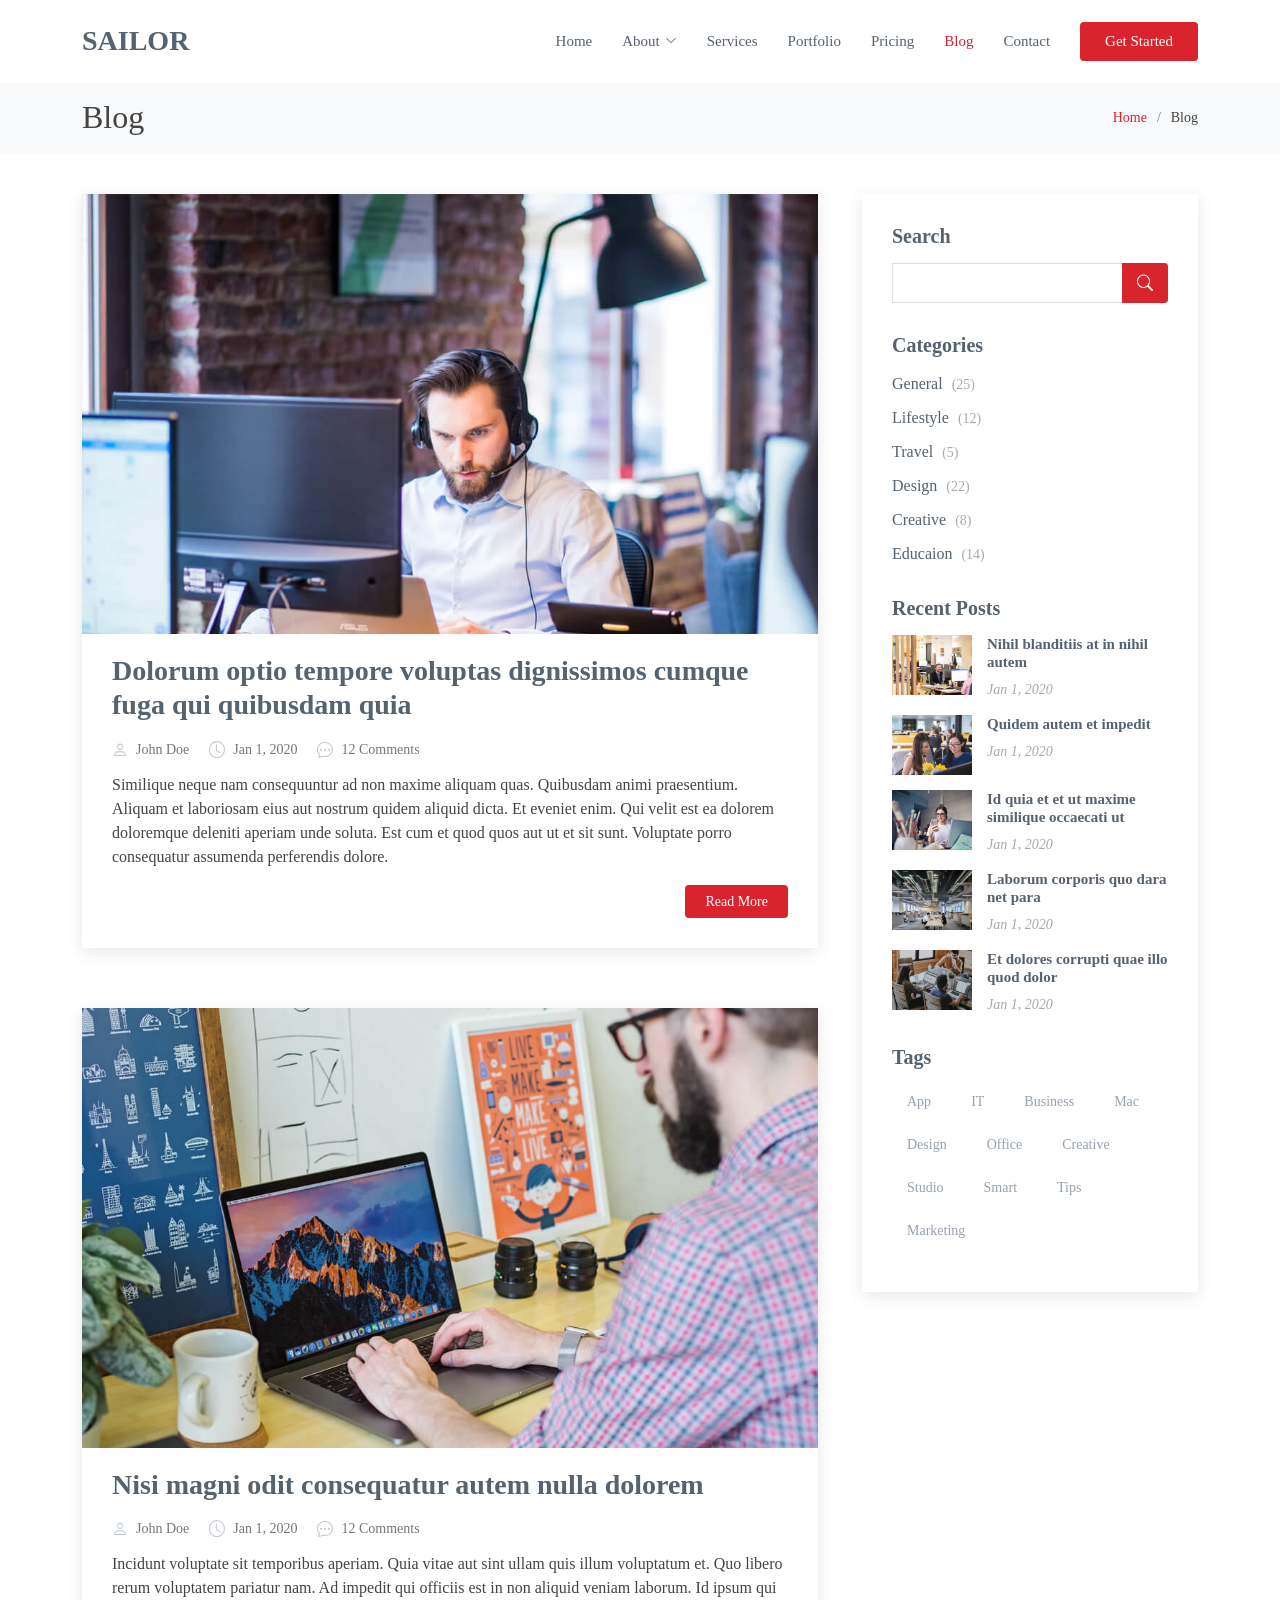
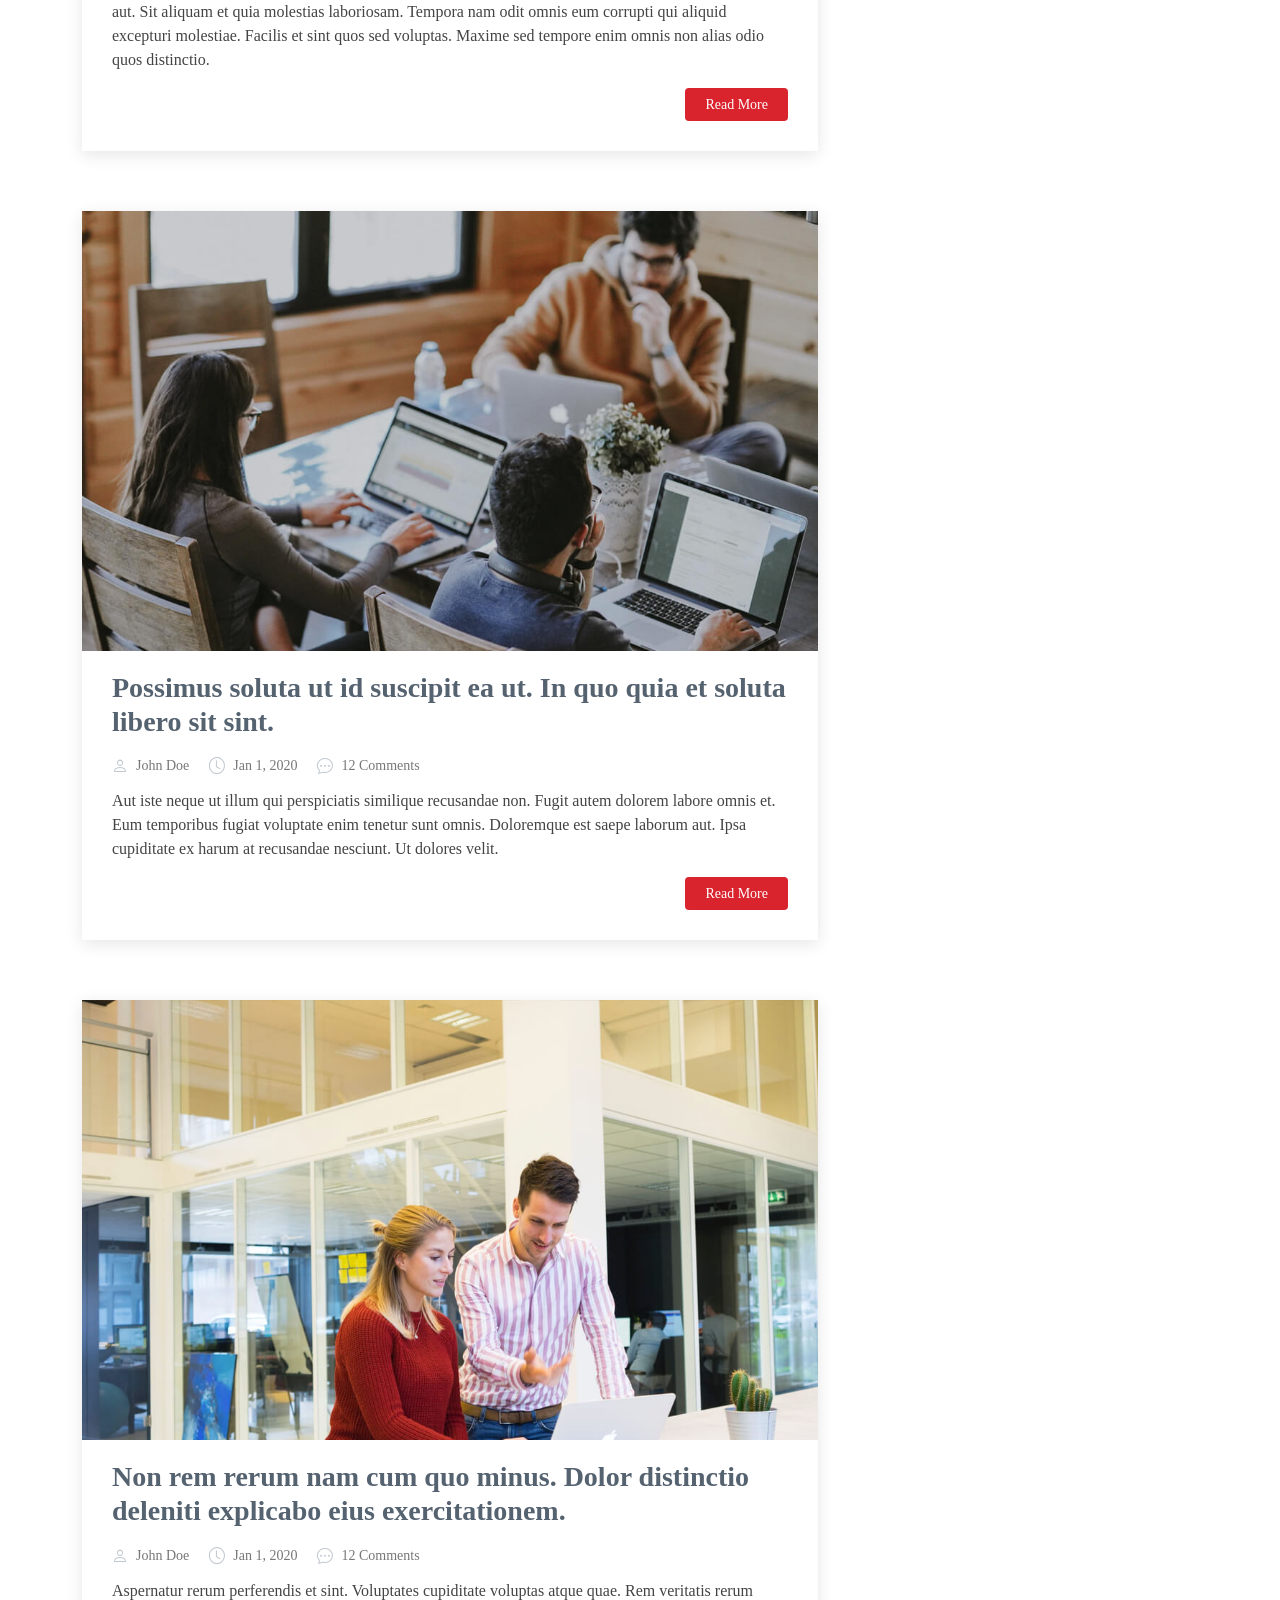
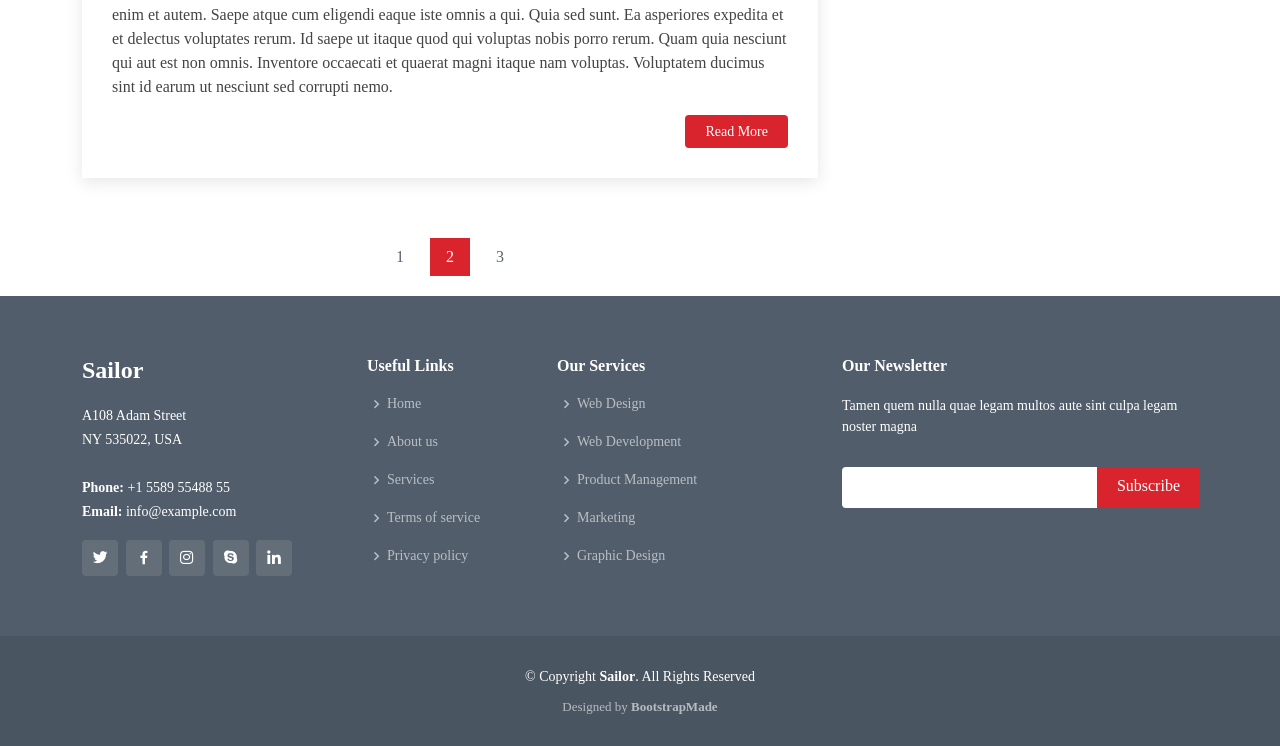
<file: blog.html>
<!DOCTYPE html>
<html lang="en">

<head>
  <meta charset="utf-8">
  <meta content="width=device-width, initial-scale=1.0" name="viewport">

  <title>Blog - Sailor Bootstrap Template</title>
  <meta content="" name="description">
  <meta content="" name="keywords">

  <!-- Favicons -->
  <link href="assets/img/favicon.png" rel="icon">
  <link href="assets/img/apple-touch-icon.png" rel="apple-touch-icon">

  <!-- Google Fonts -->
  <link href="https://fonts.googleapis.com/css?family=Open+Sans:300,300i,400,400i,600,600i,700,700i|Raleway:300,300i,400,400i,500,500i,600,600i,700,700i|Poppins:300,300i,400,400i,500,500i,600,600i,700,700i" rel="stylesheet">

  <!-- Vendor CSS Files -->
  <link href="assets/vendor/animate.css/animate.min.css" rel="stylesheet">
  <link href="assets/vendor/bootstrap/css/bootstrap.min.css" rel="stylesheet">
  <link href="assets/vendor/bootstrap-icons/bootstrap-icons.css" rel="stylesheet">
  <link href="assets/vendor/boxicons/css/boxicons.min.css" rel="stylesheet">
  <link href="assets/vendor/glightbox/css/glightbox.min.css" rel="stylesheet">
  <link href="assets/vendor/remixicon/remixicon.css" rel="stylesheet">
  <link href="assets/vendor/swiper/swiper-bundle.min.css" rel="stylesheet">

  <!-- Template Main CSS File -->
  <link href="assets/css/style.css" rel="stylesheet">

  <!-- =======================================================
  * Template Name: Sailor - v4.2.0
  * Template URL: https://bootstrapmade.com/sailor-free-bootstrap-theme/
  * Author: BootstrapMade.com
  * License: https://bootstrapmade.com/license/
  ======================================================== -->
</head>

<body>

  <!-- ======= Header ======= -->
  <header id="header" class="fixed-top d-flex align-items-center">
    <div class="container d-flex align-items-center">

      <h1 class="logo me-auto"><a href="index.html">Sailor</a></h1>
      <!-- Uncomment below if you prefer to use an image logo -->
      <!-- <a href="index.html" class="logo me-auto"><img src="assets/img/logo.png" alt="" class="img-fluid"></a>-->

      <nav id="navbar" class="navbar">
        <ul>
          <li><a href="index.html">Home</a></li>

          <li class="dropdown"><a href="#"><span>About</span> <i class="bi bi-chevron-down"></i></a>
            <ul>
              <li><a href="about.html">About</a></li>
              <li><a href="team.html">Team</a></li>
              <li><a href="testimonials.html">Testimonials</a></li>

              <li class="dropdown"><a href="#"><span>Deep Drop Down</span> <i class="bi bi-chevron-right"></i></a>
                <ul>
                  <li><a href="#">Deep Drop Down 1</a></li>
                  <li><a href="#">Deep Drop Down 2</a></li>
                  <li><a href="#">Deep Drop Down 3</a></li>
                  <li><a href="#">Deep Drop Down 4</a></li>
                  <li><a href="#">Deep Drop Down 5</a></li>
                </ul>
              </li>
            </ul>
          </li>
          <li><a href="services.html">Services</a></li>
          <li><a href="portfolio.html">Portfolio</a></li>
          <li><a href="pricing.html">Pricing</a></li>
          <li><a href="blog.html" class="active">Blog</a></li>

          <li><a href="contact.html">Contact</a></li>
          <li><a href="index.html" class="getstarted">Get Started</a></li>
        </ul>
        <i class="bi bi-list mobile-nav-toggle"></i>
      </nav><!-- .navbar -->

    </div>
  </header><!-- End Header -->

  <main id="main">

    <!-- ======= Breadcrumbs ======= -->
    <section id="breadcrumbs" class="breadcrumbs">
      <div class="container">

        <div class="d-flex justify-content-between align-items-center">
          <h2>Blog</h2>
          <ol>
            <li><a href="index.html">Home</a></li>
            <li>Blog</li>
          </ol>
        </div>

      </div>
    </section><!-- End Breadcrumbs -->

    <!-- ======= Blog Section ======= -->
    <section id="blog" class="blog">
      <div class="container" data-aos="fade-up">

        <div class="row">

          <div class="col-lg-8 entries">

            <article class="entry">

              <div class="entry-img">
                <img src="assets/img/blog/blog-1.jpg" alt="" class="img-fluid">
              </div>

              <h2 class="entry-title">
                <a href="blog-single.html">Dolorum optio tempore voluptas dignissimos cumque fuga qui quibusdam quia</a>
              </h2>

              <div class="entry-meta">
                <ul>
                  <li class="d-flex align-items-center"><i class="bi bi-person"></i> <a href="blog-single.html">John Doe</a></li>
                  <li class="d-flex align-items-center"><i class="bi bi-clock"></i> <a href="blog-single.html"><time datetime="2020-01-01">Jan 1, 2020</time></a></li>
                  <li class="d-flex align-items-center"><i class="bi bi-chat-dots"></i> <a href="blog-single.html">12 Comments</a></li>
                </ul>
              </div>

              <div class="entry-content">
                <p>
                  Similique neque nam consequuntur ad non maxime aliquam quas. Quibusdam animi praesentium. Aliquam et laboriosam eius aut nostrum quidem aliquid dicta.
                  Et eveniet enim. Qui velit est ea dolorem doloremque deleniti aperiam unde soluta. Est cum et quod quos aut ut et sit sunt. Voluptate porro consequatur assumenda perferendis dolore.
                </p>
                <div class="read-more">
                  <a href="blog-single.html">Read More</a>
                </div>
              </div>

            </article><!-- End blog entry -->

            <article class="entry">

              <div class="entry-img">
                <img src="assets/img/blog/blog-2.jpg" alt="" class="img-fluid">
              </div>

              <h2 class="entry-title">
                <a href="blog-single.html">Nisi magni odit consequatur autem nulla dolorem</a>
              </h2>

              <div class="entry-meta">
                <ul>
                  <li class="d-flex align-items-center"><i class="bi bi-person"></i> <a href="blog-single.html">John Doe</a></li>
                  <li class="d-flex align-items-center"><i class="bi bi-clock"></i> <a href="blog-single.html"><time datetime="2020-01-01">Jan 1, 2020</time></a></li>
                  <li class="d-flex align-items-center"><i class="bi bi-chat-dots"></i> <a href="blog-single.html">12 Comments</a></li>
                </ul>
              </div>

              <div class="entry-content">
                <p>
                  Incidunt voluptate sit temporibus aperiam. Quia vitae aut sint ullam quis illum voluptatum et. Quo libero rerum voluptatem pariatur nam.
                  Ad impedit qui officiis est in non aliquid veniam laborum. Id ipsum qui aut. Sit aliquam et quia molestias laboriosam. Tempora nam odit omnis eum corrupti qui aliquid excepturi molestiae. Facilis et sint quos sed voluptas. Maxime sed tempore enim omnis non alias odio quos distinctio.
                </p>
                <div class="read-more">
                  <a href="blog-single.html">Read More</a>
                </div>
              </div>

            </article><!-- End blog entry -->

            <article class="entry">

              <div class="entry-img">
                <img src="assets/img/blog/blog-3.jpg" alt="" class="img-fluid">
              </div>

              <h2 class="entry-title">
                <a href="blog-single.html">Possimus soluta ut id suscipit ea ut. In quo quia et soluta libero sit sint.</a>
              </h2>

              <div class="entry-meta">
                <ul>
                  <li class="d-flex align-items-center"><i class="bi bi-person"></i> <a href="blog-single.html">John Doe</a></li>
                  <li class="d-flex align-items-center"><i class="bi bi-clock"></i> <a href="blog-single.html"><time datetime="2020-01-01">Jan 1, 2020</time></a></li>
                  <li class="d-flex align-items-center"><i class="bi bi-chat-dots"></i> <a href="blog-single.html">12 Comments</a></li>
                </ul>
              </div>

              <div class="entry-content">
                <p>
                  Aut iste neque ut illum qui perspiciatis similique recusandae non. Fugit autem dolorem labore omnis et. Eum temporibus fugiat voluptate enim tenetur sunt omnis.
                  Doloremque est saepe laborum aut. Ipsa cupiditate ex harum at recusandae nesciunt. Ut dolores velit.
                </p>
                <div class="read-more">
                  <a href="blog-single.html">Read More</a>
                </div>
              </div>

            </article><!-- End blog entry -->

            <article class="entry">

              <div class="entry-img">
                <img src="assets/img/blog/blog-4.jpg" alt="" class="img-fluid">
              </div>

              <h2 class="entry-title">
                <a href="blog-single.html">Non rem rerum nam cum quo minus. Dolor distinctio deleniti explicabo eius exercitationem.</a>
              </h2>

              <div class="entry-meta">
                <ul>
                  <li class="d-flex align-items-center"><i class="bi bi-person"></i> <a href="blog-single.html">John Doe</a></li>
                  <li class="d-flex align-items-center"><i class="bi bi-clock"></i> <a href="blog-single.html"><time datetime="2020-01-01">Jan 1, 2020</time></a></li>
                  <li class="d-flex align-items-center"><i class="bi bi-chat-dots"></i> <a href="blog-single.html">12 Comments</a></li>
                </ul>
              </div>

              <div class="entry-content">
                <p>
                  Aspernatur rerum perferendis et sint. Voluptates cupiditate voluptas atque quae. Rem veritatis rerum enim et autem. Saepe atque cum eligendi eaque iste omnis a qui.
                  Quia sed sunt. Ea asperiores expedita et et delectus voluptates rerum. Id saepe ut itaque quod qui voluptas nobis porro rerum. Quam quia nesciunt qui aut est non omnis. Inventore occaecati et quaerat magni itaque nam voluptas. Voluptatem ducimus sint id earum ut nesciunt sed corrupti nemo.
                </p>
                <div class="read-more">
                  <a href="blog-single.html">Read More</a>
                </div>
              </div>

            </article><!-- End blog entry -->

            <div class="blog-pagination">
              <ul class="justify-content-center">
                <li><a href="#">1</a></li>
                <li class="active"><a href="#">2</a></li>
                <li><a href="#">3</a></li>
              </ul>
            </div>

          </div><!-- End blog entries list -->

          <div class="col-lg-4">

            <div class="sidebar">

              <h3 class="sidebar-title">Search</h3>
              <div class="sidebar-item search-form">
                <form action="">
                  <input type="text">
                  <button type="submit"><i class="bi bi-search"></i></button>
                </form>
              </div><!-- End sidebar search formn-->

              <h3 class="sidebar-title">Categories</h3>
              <div class="sidebar-item categories">
                <ul>
                  <li><a href="#">General <span>(25)</span></a></li>
                  <li><a href="#">Lifestyle <span>(12)</span></a></li>
                  <li><a href="#">Travel <span>(5)</span></a></li>
                  <li><a href="#">Design <span>(22)</span></a></li>
                  <li><a href="#">Creative <span>(8)</span></a></li>
                  <li><a href="#">Educaion <span>(14)</span></a></li>
                </ul>
              </div><!-- End sidebar categories-->

              <h3 class="sidebar-title">Recent Posts</h3>
              <div class="sidebar-item recent-posts">
                <div class="post-item clearfix">
                  <img src="assets/img/blog/blog-recent-1.jpg" alt="">
                  <h4><a href="blog-single.html">Nihil blanditiis at in nihil autem</a></h4>
                  <time datetime="2020-01-01">Jan 1, 2020</time>
                </div>

                <div class="post-item clearfix">
                  <img src="assets/img/blog/blog-recent-2.jpg" alt="">
                  <h4><a href="blog-single.html">Quidem autem et impedit</a></h4>
                  <time datetime="2020-01-01">Jan 1, 2020</time>
                </div>

                <div class="post-item clearfix">
                  <img src="assets/img/blog/blog-recent-3.jpg" alt="">
                  <h4><a href="blog-single.html">Id quia et et ut maxime similique occaecati ut</a></h4>
                  <time datetime="2020-01-01">Jan 1, 2020</time>
                </div>

                <div class="post-item clearfix">
                  <img src="assets/img/blog/blog-recent-4.jpg" alt="">
                  <h4><a href="blog-single.html">Laborum corporis quo dara net para</a></h4>
                  <time datetime="2020-01-01">Jan 1, 2020</time>
                </div>

                <div class="post-item clearfix">
                  <img src="assets/img/blog/blog-recent-5.jpg" alt="">
                  <h4><a href="blog-single.html">Et dolores corrupti quae illo quod dolor</a></h4>
                  <time datetime="2020-01-01">Jan 1, 2020</time>
                </div>

              </div><!-- End sidebar recent posts-->

              <h3 class="sidebar-title">Tags</h3>
              <div class="sidebar-item tags">
                <ul>
                  <li><a href="#">App</a></li>
                  <li><a href="#">IT</a></li>
                  <li><a href="#">Business</a></li>
                  <li><a href="#">Mac</a></li>
                  <li><a href="#">Design</a></li>
                  <li><a href="#">Office</a></li>
                  <li><a href="#">Creative</a></li>
                  <li><a href="#">Studio</a></li>
                  <li><a href="#">Smart</a></li>
                  <li><a href="#">Tips</a></li>
                  <li><a href="#">Marketing</a></li>
                </ul>
              </div><!-- End sidebar tags-->

            </div><!-- End sidebar -->

          </div><!-- End blog sidebar -->

        </div>

      </div>
    </section><!-- End Blog Section -->

  </main><!-- End #main -->

  <!-- ======= Footer ======= -->
  <footer id="footer">
    <div class="footer-top">
      <div class="container">
        <div class="row">

          <div class="col-lg-3 col-md-6">
            <div class="footer-info">
              <h3>Sailor</h3>
              <p>
                A108 Adam Street <br>
                NY 535022, USA<br><br>
                <strong>Phone:</strong> +1 5589 55488 55<br>
                <strong>Email:</strong> info@example.com<br>
              </p>
              <div class="social-links mt-3">
                <a href="#" class="twitter"><i class="bx bxl-twitter"></i></a>
                <a href="#" class="facebook"><i class="bx bxl-facebook"></i></a>
                <a href="#" class="instagram"><i class="bx bxl-instagram"></i></a>
                <a href="#" class="google-plus"><i class="bx bxl-skype"></i></a>
                <a href="#" class="linkedin"><i class="bx bxl-linkedin"></i></a>
              </div>
            </div>
          </div>

          <div class="col-lg-2 col-md-6 footer-links">
            <h4>Useful Links</h4>
            <ul>
              <li><i class="bx bx-chevron-right"></i> <a href="#">Home</a></li>
              <li><i class="bx bx-chevron-right"></i> <a href="#">About us</a></li>
              <li><i class="bx bx-chevron-right"></i> <a href="#">Services</a></li>
              <li><i class="bx bx-chevron-right"></i> <a href="#">Terms of service</a></li>
              <li><i class="bx bx-chevron-right"></i> <a href="#">Privacy policy</a></li>
            </ul>
          </div>

          <div class="col-lg-3 col-md-6 footer-links">
            <h4>Our Services</h4>
            <ul>
              <li><i class="bx bx-chevron-right"></i> <a href="#">Web Design</a></li>
              <li><i class="bx bx-chevron-right"></i> <a href="#">Web Development</a></li>
              <li><i class="bx bx-chevron-right"></i> <a href="#">Product Management</a></li>
              <li><i class="bx bx-chevron-right"></i> <a href="#">Marketing</a></li>
              <li><i class="bx bx-chevron-right"></i> <a href="#">Graphic Design</a></li>
            </ul>
          </div>

          <div class="col-lg-4 col-md-6 footer-newsletter">
            <h4>Our Newsletter</h4>
            <p>Tamen quem nulla quae legam multos aute sint culpa legam noster magna</p>
            <form action="" method="post">
              <input type="email" name="email"><input type="submit" value="Subscribe">
            </form>

          </div>

        </div>
      </div>
    </div>

    <div class="container">
      <div class="copyright">
        &copy; Copyright <strong><span>Sailor</span></strong>. All Rights Reserved
      </div>
      <div class="credits">
        <!-- All the links in the footer should remain intact. -->
        <!-- You can delete the links only if you purchased the pro version. -->
        <!-- Licensing information: https://bootstrapmade.com/license/ -->
        <!-- Purchase the pro version with working PHP/AJAX contact form: https://bootstrapmade.com/sailor-free-bootstrap-theme/ -->
        Designed by <a href="https://bootstrapmade.com/">BootstrapMade</a>
      </div>
    </div>
  </footer><!-- End Footer -->

  <a href="#" class="back-to-top d-flex align-items-center justify-content-center"><i class="bi bi-arrow-up-short"></i></a>

  <!-- Vendor JS Files -->
  <script src="assets/vendor/bootstrap/js/bootstrap.bundle.min.js"></script>
  <script src="assets/vendor/glightbox/js/glightbox.min.js"></script>
  <script src="assets/vendor/isotope-layout/isotope.pkgd.min.js"></script>
  <script src="assets/vendor/php-email-form/validate.js"></script>
  <script src="assets/vendor/swiper/swiper-bundle.min.js"></script>
  <script src="assets/vendor/waypoints/noframework.waypoints.js"></script>

  <!-- Template Main JS File -->
  <script src="assets/js/main.js"></script>

</body>

</html>
</file>
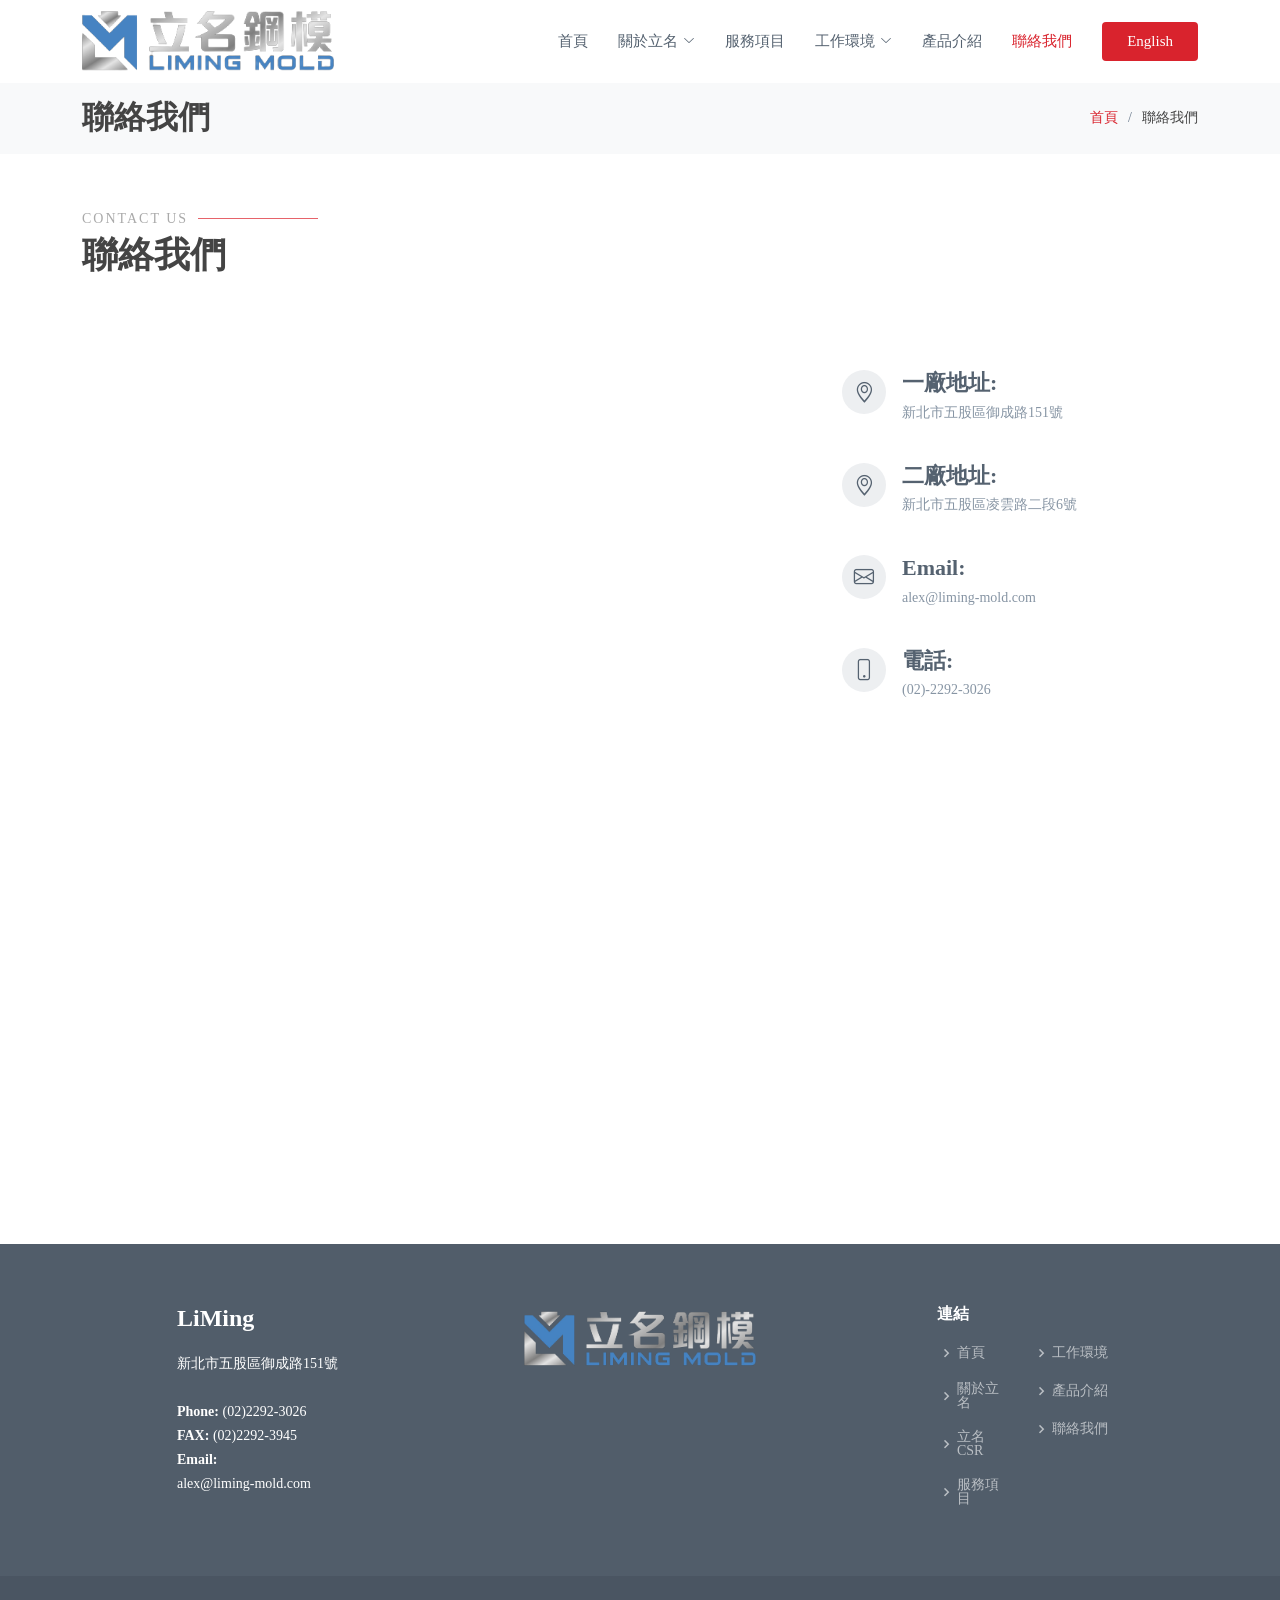
<file: contact.html>
<!DOCTYPE html>
<html lang="zh-TW">

<head>
  <meta charset="utf-8">
  <meta content="width=device-width, initial-scale=1.0" name="viewport">

  <title>LiMing Mold - 聯絡我們</title>
  <meta content="" name="description">
  <meta content="" name="keywords">

  <!-- Favicons -->
  <link href="assets/img/favicon.png" rel="icon">
  <link href="assets/img/apple-touch-icon.png" rel="apple-touch-icon">

  <!-- Google Fonts -->
  <link href="https://fonts.googleapis.com/css?family=Open+Sans:300,300i,400,400i,600,600i,700,700i|Raleway:300,300i,400,400i,500,500i,600,600i,700,700i|Poppins:300,300i,400,400i,500,500i,600,600i,700,700i" rel="stylesheet">

  <!-- Vendor CSS Files -->
  <link href="assets/vendor/animate.css/animate.min.css" rel="stylesheet">
  <link href="assets/vendor/bootstrap/css/bootstrap.min.css" rel="stylesheet">
  <link href="assets/vendor/bootstrap-icons/bootstrap-icons.css" rel="stylesheet">
  <link href="assets/vendor/boxicons/css/boxicons.min.css" rel="stylesheet">
  <link href="assets/vendor/glightbox/css/glightbox.min.css" rel="stylesheet">
  <link href="assets/vendor/remixicon/remixicon.css" rel="stylesheet">
  <link href="assets/vendor/swiper/swiper-bundle.min.css" rel="stylesheet">

  <!-- Template Main CSS File -->
  <link href="assets/css/style.css" rel="stylesheet">

  <!-- =======================================================
  * Template Name: Sailor - v4.2.0
  * Template URL: https://bootstrapmade.com/sailor-free-bootstrap-theme/
  * Author: BootstrapMade.com
  * License: https://bootstrapmade.com/license/
  ======================================================== -->
</head>

<body>

 <!-- ======= Header ======= -->
  <header id="header" class="fixed-top d-flex align-items-center">
    <div class="container d-flex align-items-center">

      <h1 class="logo me-auto"><a href="index.html" style="position: absolute;margin-top: -30px;"><img src="assets/img/logo_header.png"/ style="max-height: 60px;"></a></h1>
      <!-- Uncomment below if you prefer to use an image logo -->
      <!-- <a href="index.html" class="logo me-auto"><img src="assets/img/logo.png" alt="" class="img-fluid"></a>-->

      <nav id="navbar" class="navbar">
        <ul>
          <li><a href="index.html">首頁</a></li>

          <li class="dropdown"><a href="about.html"><span>關於立名</span> <i class="bi bi-chevron-down"></i></a>
            <ul>
              <li><a href="about.html">關於立名</a></li>
              <li><a href="csr.html">立名CSR</a></li>
              <!-- <li><a href="testimonials.html">Testimonials</a></li>

              <li class="dropdown"><a href="#"><span>Deep Drop Down</span> <i class="bi bi-chevron-right"></i></a>
                <ul>
                  <li><a href="#">Deep Drop Down 1</a></li>
                  <li><a href="#">Deep Drop Down 2</a></li>
                  <li><a href="#">Deep Drop Down 3</a></li>
                  <li><a href="#">Deep Drop Down 4</a></li>
                  <li><a href="#">Deep Drop Down 5</a></li>
                </ul>
              </li> -->
            </ul>
          </li>
          <!-- <li><a href="about.html">關於立名</a></li> -->
          <li><a href="services.html">服務項目</a></li>
          <li class="dropdown"><a href="environment1.html"><span>工作環境</span> <i class="bi bi-chevron-down"></i></a>
            <ul>
			<li  class = "dropdown dropdown-submenu open">
			<a href="environment1.html">工作環境<p style = "margin-top: 0;margin-bottom: 0rem;">></p></a>
			  <ul class ="dropdown-menu">
              <li><a href="environment1.html">新北五股一廠</a></li>
              <li><a href="environment2.html">新北五股二廠</a></li>
			  </ul>
			</li>
			  <li class = "dropdown dropdown-submenu open">
			  <a href="equipment1.html">工廠設備<p style = "margin-top: 0;margin-bottom: 0rem;">></p></a>
			  <ul class ="dropdown-menu">
              <li><a href="equipment1.html">新北五股一廠</a></li>
              <li><a href="equipment2.html">新北五股二廠</a></li>
			  </ul>
			  </li>
			  
			</ul>
		  </li>
          <li><a href="product.html">產品介紹</a></li>
          <!-- <li><a href="blog.html">Blog</a></li> -->

          <li><a href="contact.html" class="active">聯絡我們</a></li>
          <li><a href="index.html" class="getstarted">English</a></li>
        </ul>
        <i class="bi bi-list mobile-nav-toggle"></i>
      </nav><!-- .navbar -->
    </div>
	
  </header><!-- End Header -->

  <main id="main">

    <!-- ======= Breadcrumbs ======= -->
    <section id="breadcrumbs" class="breadcrumbs">
      <div class="container">

        <div class="d-flex justify-content-between align-items-center">
          <h2 style = "font-weight: 700">聯絡我們</h2>
          <ol>
            <li><a href="index.html">首頁</a></li>
            <li>聯絡我們</li>
          </ol>
        </div>

      </div>
    </section><!-- End Breadcrumbs -->

    <!-- ======= Contact Section ======= -->
    <section id="contact" class="contact">
      <div class="container">

		<div class="section-title">
          <h2>CONTACT US</h2>
          <p>聯絡我們</p>
        </div>
		
        <!-- <div> -->
          <!-- <img src="assets/img/contant.jpg" class="img-fluid" alt=""> -->
        <!-- </div> -->

        <div class="row mt-5">

		  <div class="col-lg-8 mt-5 mt-lg-0">
			<iframe src="https://www.google.com/maps/embed?pb=!1m18!1m12!1m3!1d759.5861358665575!2d121.44039223082135!3d25.094380993089914!2m3!1f0!2f0!3f0!3m2!1i1024!2i768!4f13.1!3m3!1m2!1s0x3442a6013abf1cef%3A0xb1b2fe995640222c!2zMjQ45paw5YyX5biC5LqU6IKh5Y2A5b6h5oiQ6LevMTUx6Jmf!5e0!3m2!1szh-TW!2stw!4v1625061663977!5m2!1szh-TW!2stw" width="400" height="400" style="border:0;" allowfullscreen="" loading="lazy"></iframe>
          <iframe src="https://www.google.com/maps/embed?pb=!1m18!1m12!1m3!1d3612.9578728265765!2d121.44425501594601!3d25.103287341662448!2m3!1f0!2f0!3f0!3m2!1i1024!2i768!4f13.1!3m3!1m2!1s0x3442af563d1586cb%3A0x34dd81a12ad5fbc3!2zMjQ45paw5YyX5biC5LqU6IKh5Y2A5YeM6Zuy6Lev5LqM5q61NuiZnw!5e0!3m2!1szh-TW!2stw!4v1642775269985!5m2!1szh-TW!2stw" width="400" height="400" style="border:0;" allowfullscreen="" loading="lazy"></iframe>
		  </div>

          <div class="col-lg-4">
            <div class="info">
              <div class="address">
                <i class="bi bi-geo-alt"></i>
                <h4>一廠地址:</h4>
                <p>新北市五股區御成路151號</p>
              </div>
			  
			   <div class="address" style="margin-top: 40px;">
                <i class="bi bi-geo-alt"></i>
                <h4>二廠地址:</h4>
				<p>新北市五股區凌雲路二段6號</p>
              </div>

              <div class="email">
                <i class="bi bi-envelope"></i>
                <h4>Email:</h4>
                <p>alex@liming-mold.com</p>
              </div>

              <div class="phone">
                <i class="bi bi-phone"></i>
                <h4>電話:</h4>
                <p>(02)-2292-3026</p>
              </div>

            </div>

          </div>

        </div>

      </div>
    </section><!-- End Contact Section -->

  </main><!-- End #main -->

    <!-- ======= Footer ======= -->
  <footer id="footer">
    <div class="footer-top">
      <div class="container">
        <div class="row">
		<div class="col-lg-1 col-md-6">
		</div>
          <div class="col-lg-2 col-md-6">
            <div class="footer-info">
              <h3>LiMing</h3>
              <p>
                新北市五股區御成路151號<br><br>
                <strong>Phone:</strong> (02)2292-3026<br>
				<strong>FAX:</strong> (02)2292-3945<br>
                <strong>Email:</strong> <br>alex@liming-mold.com<br>
              </p>
              <!-- <div class="social-links mt-3"> -->
                <!-- <a href="#" class="twitter"><i class="bx bxl-twitter"></i></a> -->
                <!-- <a href="#" class="facebook"><i class="bx bxl-facebook"></i></a> -->
                <!-- <a href="#" class="instagram"><i class="bx bxl-instagram"></i></a> -->
                <!-- <a href="#" class="google-plus"><i class="bx bxl-skype"></i></a> -->
                <!-- <a href="#" class="linkedin"><i class="bx bxl-linkedin"></i></a> -->
              <!-- </div> -->
            </div>
          </div>
		  <div class="col-lg-6 col-md-6 footer-newsletter" style="margin-top: -100px;">
            <img src="assets/img/logo_jpg-removebg.png" class="img-fluid" alt="" style = "display:block;margin: auto;max-width: 75%;">
          </div>
          <div class="col-lg-1 col-md-6 footer-links">
            <h4>連結</h4>
            <ul>
              <li><i class="bx bx-chevron-right"></i> <a href="index.html">首頁</a></li>
              <li><i class="bx bx-chevron-right"></i> <a href="about.html">關於立名</a></li>
			  <li><i class="bx bx-chevron-right"></i> <a href="csr.html">立名CSR</a></li>
			  <li><i class="bx bx-chevron-right"></i> <a href="services.html">服務項目</a></li>
            </ul>
          </div>
		  
		<div class="col-lg-2 col-md-6 footer-links">
            <h4>&nbsp;</h4>
            <ul>
              <li><i class="bx bx-chevron-right"></i> <a href="environment1.html">工作環境</a></li>
              <li><i class="bx bx-chevron-right"></i> <a href="product.html">產品介紹</a></li>
			  <li><i class="bx bx-chevron-right"></i> <a href="contact.html">聯絡我們</a></li>
            </ul>
         </div>


 <!--          <div class="col-lg-2 col-md-6 footer-links">
            <h4>Our Services</h4>
            <ul>
              <li><i class="bx bx-chevron-right"></i> <a href="#">Web Design</a></li>
              <li><i class="bx bx-chevron-right"></i> <a href="#">Web Development</a></li>
              <li><i class="bx bx-chevron-right"></i> <a href="#">Product Management</a></li>
              <li><i class="bx bx-chevron-right"></i> <a href="#">Marketing</a></li>
              <li><i class="bx bx-chevron-right"></i> <a href="#">Graphic Design</a></li>
            </ul>
          </div> -->

        </div>
      </div>
    </div>


  </footer><!-- End Footer -->

  <a href="#" class="back-to-top d-flex align-items-center justify-content-center"><i class="bi bi-arrow-up-short"></i></a>

  <!-- Vendor JS Files -->
  <script src="assets/vendor/bootstrap/js/bootstrap.bundle.min.js"></script>
  <script src="assets/vendor/glightbox/js/glightbox.min.js"></script>
  <script src="assets/vendor/isotope-layout/isotope.pkgd.min.js"></script>
  <script src="assets/vendor/php-email-form/validate.js"></script>
  <script src="assets/vendor/swiper/swiper-bundle.min.js"></script>
  <script src="assets/vendor/waypoints/noframework.waypoints.js"></script>

  <!-- Template Main JS File -->
  <script src="assets/js/main.js"></script>
  
                  <!-- Messenger 洽談外掛程式 Code -->
    <div id="fb-root"></div>

    <!-- Your 洽談外掛程式 code -->
    <div id="fb-customer-chat" class="fb-customerchat">
    </div>

    <script>
      var chatbox = document.getElementById('fb-customer-chat');
      chatbox.setAttribute("page_id", "1772812179628195");
      chatbox.setAttribute("attribution", "biz_inbox");
      window.fbAsyncInit = function() {
        FB.init({
          xfbml            : true,
          version          : 'v11.0'
        });
      };

      (function(d, s, id) {
        var js, fjs = d.getElementsByTagName(s)[0];
        if (d.getElementById(id)) return;
        js = d.createElement(s); js.id = id;
        js.src = 'https://connect.facebook.net/zh_TW/sdk/xfbml.customerchat.js';
        fjs.parentNode.insertBefore(js, fjs);
      }(document, 'script', 'facebook-jssdk'));
    </script>

</body>

</html>
</file>
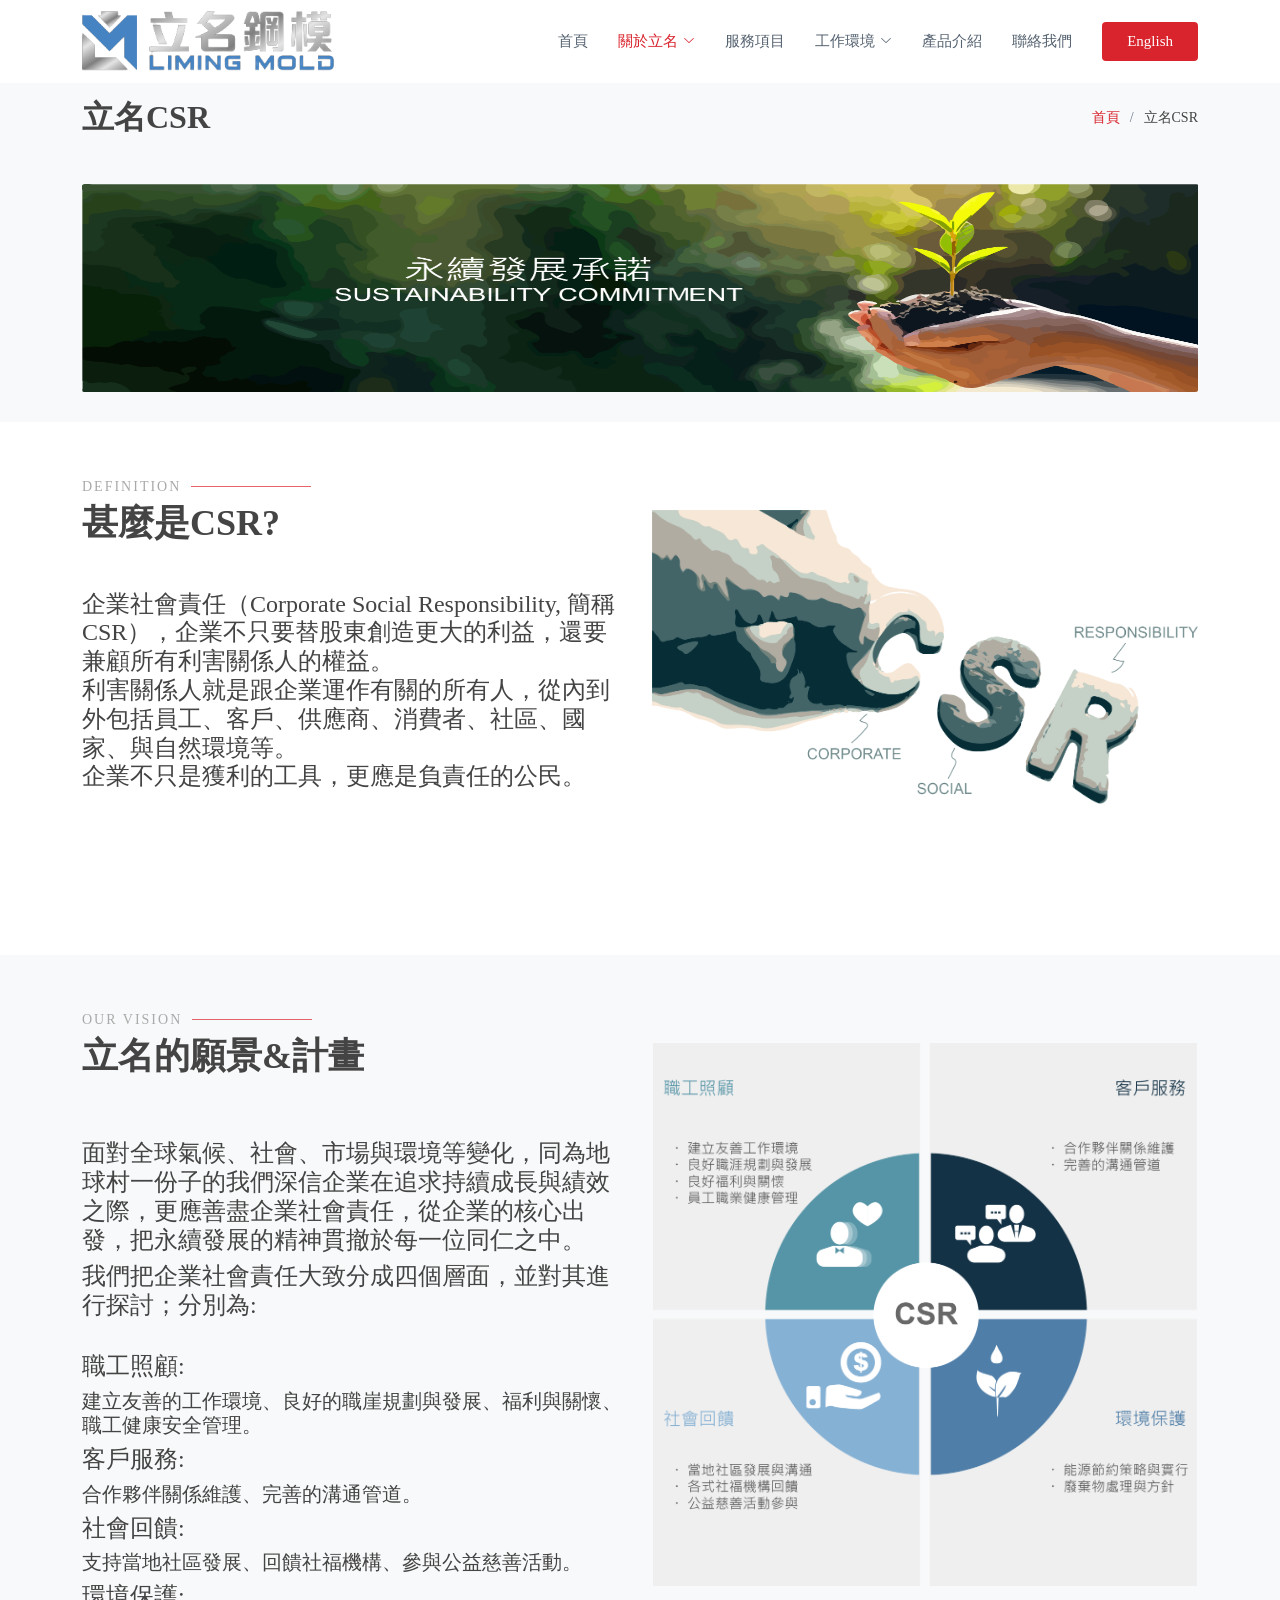
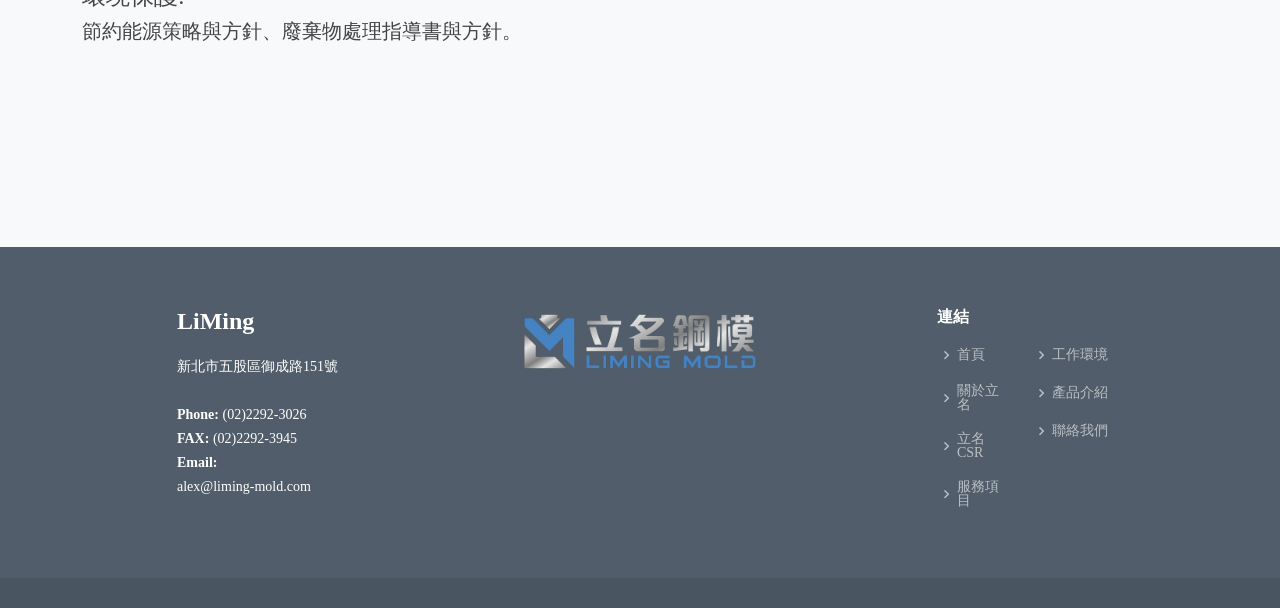
<file: csr.html>
<!DOCTYPE html>
<html lang="zh-TW">

<head>
  <meta charset="utf-8">
  <meta content="width=device-width, initial-scale=1.0" name="viewport">

  <title>LiMing Mold - CSR</title>
  <meta content="" name="description">
  <meta content="" name="keywords">

  <!-- Favicons -->
  <link href="assets/img/favicon.png" rel="icon">
  <link href="assets/img/apple-touch-icon.png" rel="apple-touch-icon">

  <!-- Google Fonts -->
  <link href="https://fonts.googleapis.com/css?family=Open+Sans:300,300i,400,400i,600,600i,700,700i|Raleway:300,300i,400,400i,500,500i,600,600i,700,700i|Poppins:300,300i,400,400i,500,500i,600,600i,700,700i" rel="stylesheet">

  <!-- Vendor CSS Files -->
  <link href="assets/vendor/animate.css/animate.min.css" rel="stylesheet">
  <link href="assets/vendor/bootstrap/css/bootstrap.min.css" rel="stylesheet">
  <link href="assets/vendor/bootstrap-icons/bootstrap-icons.css" rel="stylesheet">
  <link href="assets/vendor/boxicons/css/boxicons.min.css" rel="stylesheet">
  <link href="assets/vendor/glightbox/css/glightbox.min.css" rel="stylesheet">
  <link href="assets/vendor/remixicon/remixicon.css" rel="stylesheet">
  <link href="assets/vendor/swiper/swiper-bundle.min.css" rel="stylesheet">

  <!-- Template Main CSS File -->
  <link href="assets/css/style.css" rel="stylesheet">

  <!-- =======================================================
  * Template Name: Sailor - v4.2.0
  * Template URL: https://bootstrapmade.com/sailor-free-bootstrap-theme/
  * Author: BootstrapMade.com
  * License: https://bootstrapmade.com/license/
  ======================================================== -->
</head>

<style>

  @media screen and (min-width: 769px) {
     .changeSize{
        margin-bottom:-7rem;
    } 
}
  @media screen and (max-width: 768px) {
    .changeSize{
        
    } 
}

</style>

<body>

 <!-- ======= Header ======= -->
  <header id="header" class="fixed-top d-flex align-items-center">
    <div class="container d-flex align-items-center">

      <h1 class="logo me-auto"><a href="index.html" style="position: absolute;margin-top: -30px;"><img src="assets/img/logo_header.png"/ style="max-height: 60px;"></a></h1>
      <!-- Uncomment below if you prefer to use an image logo -->
      <!-- <a href="index.html" class="logo me-auto"><img src="assets/img/logo.png" alt="" class="img-fluid"></a>-->

      <nav id="navbar" class="navbar">
        <ul>
          <li><a href="index.html">首頁</a></li>

          <li class="dropdown"><a href="about.html" class="active"><span>關於立名</span> <i class="bi bi-chevron-down"></i></a>
            <ul>
              <li><a href="about.html">關於立名</a></li>
              <li><a href="csr.html">立名CSR</a></li>
              <!-- <li><a href="testimonials.html">Testimonials</a></li>

              <li class="dropdown"><a href="#"><span>Deep Drop Down</span> <i class="bi bi-chevron-right"></i></a>
                <ul>
                  <li><a href="#">Deep Drop Down 1</a></li>
                  <li><a href="#">Deep Drop Down 2</a></li>
                  <li><a href="#">Deep Drop Down 3</a></li>
                  <li><a href="#">Deep Drop Down 4</a></li>
                  <li><a href="#">Deep Drop Down 5</a></li>
                </ul>
              </li> -->
            </ul>
          </li>
          <!-- <li><a href="about.html">關於立名</a></li> -->
          <li><a href="services.html">服務項目</a></li>
          <li class="dropdown"><a href="environment1.html"><span>工作環境</span> <i class="bi bi-chevron-down"></i></a>
            <ul>
			<li  class = "dropdown dropdown-submenu open">
			<a href="environment1.html">工作環境<p style = "margin-top: 0;margin-bottom: 0rem;">></p></a>
			  <ul class ="dropdown-menu">
              <li><a href="environment1.html">新北五股一廠</a></li>
              <li><a href="environment2.html">新北五股二廠</a></li>
			  </ul>
			</li>
			  <li class = "dropdown dropdown-submenu open">
			  <a href="equipment1.html">工廠設備<p style = "margin-top: 0;margin-bottom: 0rem;">></p></a>
			  <ul class ="dropdown-menu">
              <li><a href="equipment1.html">新北五股一廠</a></li>
              <li><a href="equipment2.html">新北五股二廠</a></li>
			  </ul>
			  </li>
			  
			</ul>
		  </li>
          <li><a href="product.html">產品介紹</a></li>
          <!-- <li><a href="blog.html">Blog</a></li> -->

          <li><a href="contact.html">聯絡我們</a></li>
          <li><a href="index.html" class="getstarted">English</a></li>
        </ul>
        <i class="bi bi-list mobile-nav-toggle"></i>
      </nav><!-- .navbar -->
    </div>
	
  </header><!-- End Header -->

  <main id="main">

    <!-- ======= Breadcrumbs ======= -->
    <section id="breadcrumbs" class="breadcrumbs">
      <div class="container">

        <div class="d-flex justify-content-between align-items-center">
          <h2 style = "font-weight: 700">立名CSR</h2>
          <ol>
            <li><a href="index.html">首頁</a></li>
            <li>立名CSR</li>
          </ol>
        </div>

      </div>
    </section><!-- End Breadcrumbs -->
	<section id="team" class="team section-bg" style = "padding:30px;">
	 <div class="container">
	 <div class="row">
	  <div class="col-lg-12 changeSize" media="only screen and (min-width: 769px)" >
	  <img src="assets/img/sustainability.png" class="img-fluid" alt="" style = "height:65%;width:100%">
	  </div>
	  </div>
	  </div>
	 </section>
    <!-- ======= About Section ======= -->
    <section id="about" class="about">
      <div class="container">
	
		<div class="section-title">
          <h2>DEFINITION</h2>
          <p>甚麼是CSR?</p>
        </div>
		
        <div class="row content">
          <div class="col-lg-6">
            <h4>企業社會責任（Corporate Social Responsibility, 簡稱CSR），企業不只要替股東創造更大的利益，還要兼顧所有利害關係人的權益。<br>利害關係人就是跟企業運作有關的所有人，從內到外包括員工、客戶、供應商、消費者、社區、國家、與自然環境等。<br>企業不只是獲利的工具，更應是負責任的公民。</h4>
			<br>
			<br>
			<br>
			<br>
          </div>
          <div class="col-lg-6 pt-4 pt-lg-0" style ="margin-top:-5rem";>
			<img src="assets/img/CSR1.png" class="img-fluid" alt="">
          </div>
        </div>

      </div>
    </section><!-- End About Section -->

    <!-- ======= Team Section ======= -->
    <section id="team" class="team section-bg">
      <div class="container">

        <div class="section-title">
          <h2>OUR VISION</h2>
          <p>立名的願景&計畫</p>
        </div>

        <div class="row">
			<div class="col-lg-6" style = "margin-top: 1em;margin-bottom:1em;">
				<h4>面對全球氣候、社會、市場與環境等變化，同為地球村一份子的我們深信企業在追求持續成長與績效之際，更應善盡企業社會責任，從企業的核心出發，把永續發展的精神貫撤於每一位同仁之中。</h4>
				<h4>我們把企業社會責任大致分成四個層面，並對其進行探討；分別為:</h4>
				<br>
				<h4>職工照顧:</h4><h5>建立友善的工作環境、良好的職崖規劃與發展、福利與關懷、職工健康安全管理。</h5>
				<h4>客戶服務:</h4><h5>合作夥伴關係維護、完善的溝通管道。</h5>
				<h4>社會回饋:</h4><h5>支持當地社區發展、回饋社福機構、參與公益慈善活動。</h5>
				<h4>環境保護:</h4><h5>節約能源策略與方針、廢棄物處理指導書與方針。</h5>
				<br>
				<br>
				<br>
				<br>
				<br>
          </div>
		  
		  <div class="col-lg-6" style = "margin-top:-5rem">
				 <img src="assets/img/CSR2.png" class="img-fluid" alt="">
          </div>
		  </div>

      </div>
    </section><!-- End Team Section -->

  </main><!-- End #main -->

   <!-- ======= Footer ======= -->
  <footer id="footer">
    <div class="footer-top">
      <div class="container">
        <div class="row">
		<div class="col-lg-1 col-md-6">
		</div>
          <div class="col-lg-2 col-md-6">
            <div class="footer-info">
              <h3>LiMing</h3>
              <p>
                新北市五股區御成路151號<br><br>
                <strong>Phone:</strong> (02)2292-3026<br>
				<strong>FAX:</strong> (02)2292-3945<br>
                <strong>Email:</strong> <br>alex@liming-mold.com<br>
              </p>
              <!-- <div class="social-links mt-3"> -->
                <!-- <a href="#" class="twitter"><i class="bx bxl-twitter"></i></a> -->
                <!-- <a href="#" class="facebook"><i class="bx bxl-facebook"></i></a> -->
                <!-- <a href="#" class="instagram"><i class="bx bxl-instagram"></i></a> -->
                <!-- <a href="#" class="google-plus"><i class="bx bxl-skype"></i></a> -->
                <!-- <a href="#" class="linkedin"><i class="bx bxl-linkedin"></i></a> -->
              <!-- </div> -->
            </div>
          </div>
		  <div class="col-lg-6 col-md-6 footer-newsletter" style="margin-top: -100px;">
            <img src="assets/img/logo_jpg-removebg.png" class="img-fluid" alt="" style = "display:block;margin: auto;max-width: 75%;">
          </div>
          <div class="col-lg-1 col-md-6 footer-links">
            <h4>連結</h4>
            <ul>
              <li><i class="bx bx-chevron-right"></i> <a href="index.html">首頁</a></li>
              <li><i class="bx bx-chevron-right"></i> <a href="about.html">關於立名</a></li>
			  <li><i class="bx bx-chevron-right"></i> <a href="csr.html">立名CSR</a></li>
			  <li><i class="bx bx-chevron-right"></i> <a href="services.html">服務項目</a></li>
            </ul>
          </div>
		  
		<div class="col-lg-2 col-md-6 footer-links">
            <h4>&nbsp;</h4>
            <ul>
              <li><i class="bx bx-chevron-right"></i> <a href="environment1.html">工作環境</a></li>
              <li><i class="bx bx-chevron-right"></i> <a href="product.html">產品介紹</a></li>
			  <li><i class="bx bx-chevron-right"></i> <a href="contact.html">聯絡我們</a></li>
            </ul>
         </div>


 <!--          <div class="col-lg-2 col-md-6 footer-links">
            <h4>Our Services</h4>
            <ul>
              <li><i class="bx bx-chevron-right"></i> <a href="#">Web Design</a></li>
              <li><i class="bx bx-chevron-right"></i> <a href="#">Web Development</a></li>
              <li><i class="bx bx-chevron-right"></i> <a href="#">Product Management</a></li>
              <li><i class="bx bx-chevron-right"></i> <a href="#">Marketing</a></li>
              <li><i class="bx bx-chevron-right"></i> <a href="#">Graphic Design</a></li>
            </ul>
          </div> -->

        </div>
      </div>
    </div>


  </footer><!-- End Footer -->

  <a href="#" class="back-to-top d-flex align-items-center justify-content-center"><i class="bi bi-arrow-up-short"></i></a>

  <!-- Vendor JS Files -->
  <script src="assets/vendor/bootstrap/js/bootstrap.bundle.min.js"></script>
  <script src="assets/vendor/glightbox/js/glightbox.min.js"></script>
  <script src="assets/vendor/isotope-layout/isotope.pkgd.min.js"></script>
  <script src="assets/vendor/php-email-form/validate.js"></script>
  <script src="assets/vendor/swiper/swiper-bundle.min.js"></script>
  <script src="assets/vendor/waypoints/noframework.waypoints.js"></script>

  <!-- Template Main JS File -->
  <script src="assets/js/main.js"></script>
  
                  <!-- Messenger 洽談外掛程式 Code -->
    <div id="fb-root"></div>

    <!-- Your 洽談外掛程式 code -->
    <div id="fb-customer-chat" class="fb-customerchat">
    </div>

    <script>
      var chatbox = document.getElementById('fb-customer-chat');
      chatbox.setAttribute("page_id", "1772812179628195");
      chatbox.setAttribute("attribution", "biz_inbox");
      window.fbAsyncInit = function() {
        FB.init({
          xfbml            : true,
          version          : 'v11.0'
        });
      };

      (function(d, s, id) {
        var js, fjs = d.getElementsByTagName(s)[0];
        if (d.getElementById(id)) return;
        js = d.createElement(s); js.id = id;
        js.src = 'https://connect.facebook.net/zh_TW/sdk/xfbml.customerchat.js';
        fjs.parentNode.insertBefore(js, fjs);
      }(document, 'script', 'facebook-jssdk'));
    </script>

</body>

</html>
</file>
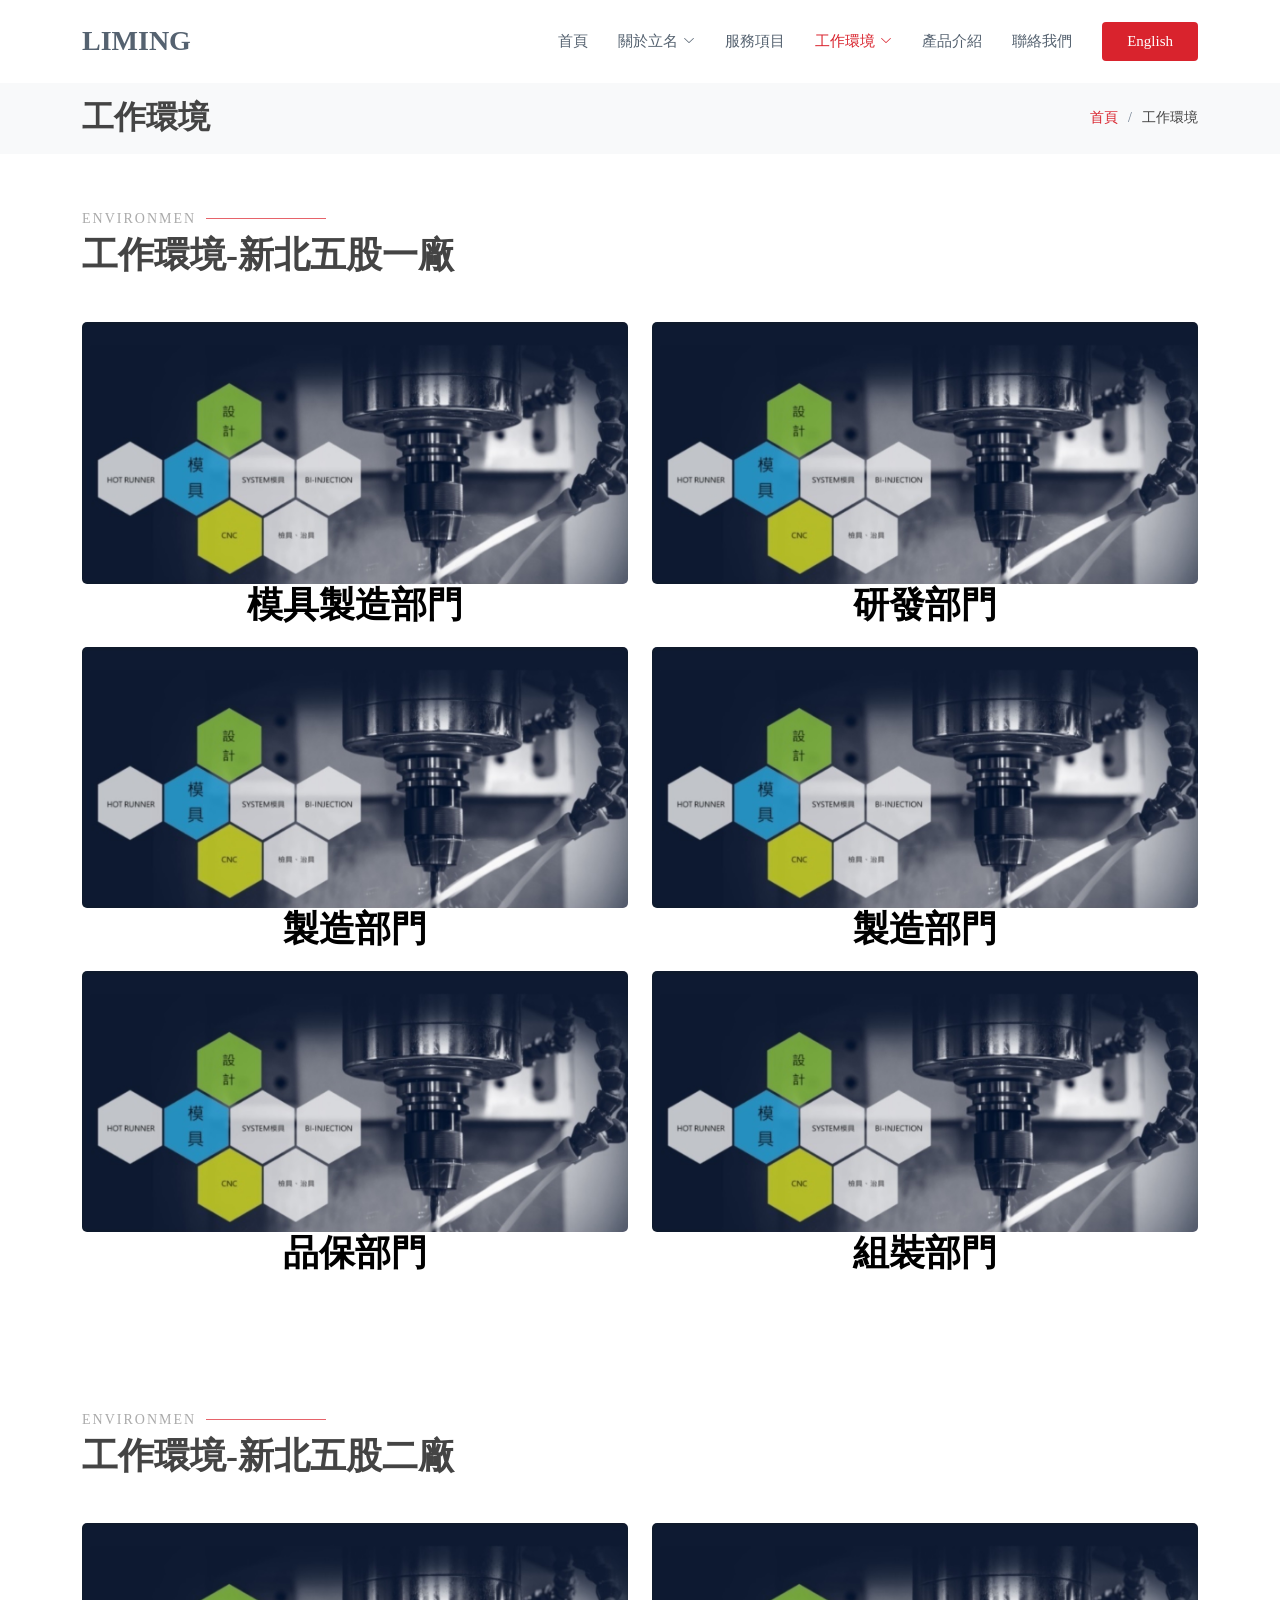
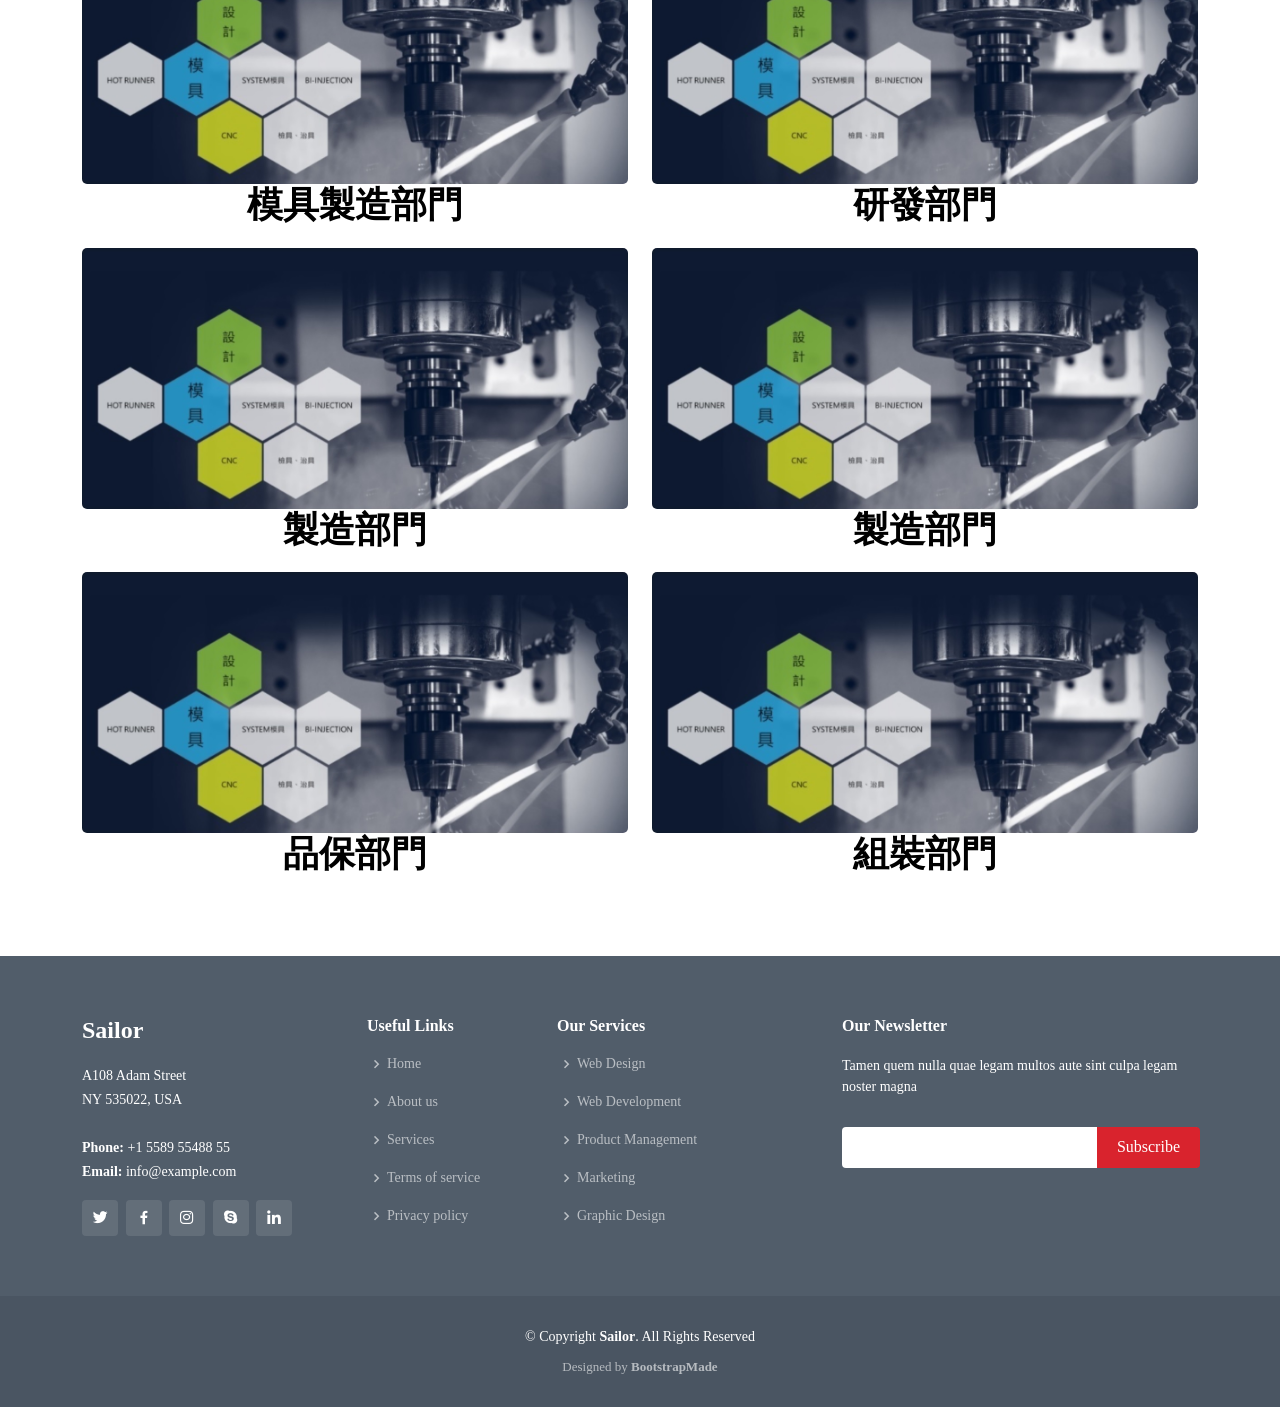
<file: environment.html>
<!DOCTYPE html>
<html lang="en">

<head>
  <meta charset="utf-8">
  <meta content="width=device-width, initial-scale=1.0" name="viewport">

  <title>LiMing Mold - index</title>
  <meta content="" name="description">
  <meta content="" name="keywords">

  <!-- Favicons -->
  <link href="assets/img/favicon.png" rel="icon">
  <link href="assets/img/apple-touch-icon.png" rel="apple-touch-icon">

  <!-- Google Fonts -->
  <link href="https://fonts.googleapis.com/css?family=Open+Sans:300,300i,400,400i,600,600i,700,700i|Raleway:300,300i,400,400i,500,500i,600,600i,700,700i|Poppins:300,300i,400,400i,500,500i,600,600i,700,700i" rel="stylesheet">

  <!-- Vendor CSS Files -->
  <link href="assets/vendor/animate.css/animate.min.css" rel="stylesheet">
  <link href="assets/vendor/bootstrap/css/bootstrap.min.css" rel="stylesheet">
  <link href="assets/vendor/bootstrap-icons/bootstrap-icons.css" rel="stylesheet">
  <link href="assets/vendor/boxicons/css/boxicons.min.css" rel="stylesheet">
  <link href="assets/vendor/glightbox/css/glightbox.min.css" rel="stylesheet">
  <link href="assets/vendor/remixicon/remixicon.css" rel="stylesheet">
  <link href="assets/vendor/swiper/swiper-bundle.min.css" rel="stylesheet">

  <!-- Template Main CSS File -->
  <link href="assets/css/style.css" rel="stylesheet">

  <!-- =======================================================
  * Template Name: Sailor - v4.2.0
  * Template URL: https://bootstrapmade.com/sailor-free-bootstrap-theme/
  * Author: BootstrapMade.com
  * License: https://bootstrapmade.com/license/
  ======================================================== -->
 
</head>

<body>

  <!-- ======= Header ======= -->
  <header id="header" class="fixed-top d-flex align-items-center">
    <div class="container d-flex align-items-center">

      <h1 class="logo me-auto"><a href="index.html">LIMING</a></h1>
      <!-- Uncomment below if you prefer to use an image logo -->
      <!-- <a href="index.html" class="logo me-auto"><img src="assets/img/logo.png" alt="" class="img-fluid"></a>-->

      <nav id="navbar" class="navbar">
        <ul>
          <li><a href="index.html">首頁</a></li>

          <li class="dropdown"><a href="about.html"><span>關於立名</span> <i class="bi bi-chevron-down"></i></a>
            <ul>
              <li><a href="about.html">關於立名</a></li>
              <li><a href="csr.html">立名CSR</a></li>
              <!-- <li><a href="testimonials.html">Testimonials</a></li>

              <li class="dropdown"><a href="#"><span>Deep Drop Down</span> <i class="bi bi-chevron-right"></i></a>
                <ul>
                  <li><a href="#">Deep Drop Down 1</a></li>
                  <li><a href="#">Deep Drop Down 2</a></li>
                  <li><a href="#">Deep Drop Down 3</a></li>
                  <li><a href="#">Deep Drop Down 4</a></li>
                  <li><a href="#">Deep Drop Down 5</a></li>
                </ul>
              </li> -->
            </ul>
          </li>
          <!-- <li><a href="about.html">關於立名</a></li> -->
          <li><a href="services.html">服務項目</a></li>
          <li class="dropdown"><a href="environment.html" class="active"><span>工作環境</span> <i class="bi bi-chevron-down"></i></a>
            <ul>
			  <li><a href="environment.html">工作環境</a></li>
              <li><a href="equipment1.html">新北五股一廠</a></li>
              <li><a href="equipment2.html">新北五股二廠</a></li>
			</ul>
		  </li>
          <li><a href="product.html">產品介紹</a></li>
          <!-- <li><a href="blog.html">Blog</a></li> -->

          <li><a href="contact.html">聯絡我們</a></li>
          <li><a href="index.html" class="getstarted">English</a></li>
        </ul>
        <i class="bi bi-list mobile-nav-toggle"></i>
      </nav><!-- .navbar -->
    </div>
	
  </header><!-- End Header -->

    <main id="main">

    <!-- ======= Breadcrumbs ======= -->
    <section id="breadcrumbs" class="breadcrumbs">
      <div class="container">

        <div class="d-flex justify-content-between align-items-center">
          <h2 style = "font-weight: 700">工作環境</h2>
          <ol>
            <li><a href="index.html">首頁</a></li>
            <li>工作環境</li>
          </ol>
        </div>

      </div>
    </section><!-- End Breadcrumbs -->

    <!-- ======= Pricing Section ======= -->
    <section id="pricing" class="pricing portfolio">
      <div class="container">
	
		<div class="section-title">
          <h2>ENVIRONMEN</h2>
          <p>工作環境-新北五股一廠</p>
        </div>
		
        <!-- <div class="row content portfolio-container"> -->
          <!-- <div class="col-lg-6 portfolio-item"> -->
		  <!-- <div class="portfolio-wrap"> -->
			<!-- <img src="assets/img/service1.jpg" class="img-fluid" alt=""> -->
			<!-- <div class="portfolio-info" style = "justify-content: center;"> -->
                <!-- <h4>測試測試測試測試測試測試測試測試測試測試測試測試測試測試測試測試測試測試測試測試測試測試測試測試測試測試測試測試</h4> -->
                <!-- <p>測試測試測試測試測試測試測試測試測試測試測試測試測試測試測試測試測試測試測試測試測試測試測試測試測試測試測試測試</p> -->
                <!-- <div class="portfolio-links"> -->
                  <!-- <a href="assets/img/portfolio/portfolio-1.jpg" data-gallery="portfolioGallery" class="portfolio-lightbox" title="App 1"><i class="bx bx-plus"></i></a> -->
                  <!-- <a href="portfolio-details.html" class="portfolio-details-lightbox" data-glightbox="type: external" title="Portfolio Details"><i class="bx bx-link"></i></a> -->
                <!-- </div> -->
              <!-- </div> -->
			  <!-- </div> -->
			  <!-- <h4 style = "text-align: center;color:black;">新北五股一廠</h4> -->
          <!-- </div> -->
          <!-- <div class="col-lg-6 portfolio-item"> -->
		  <!-- <div class="portfolio-wrap"> -->
			<!-- <img src="assets/img/service1.jpg" class="img-fluid" alt=""> -->
			<!-- <div class="portfolio-info" style = "justify-content: center;"> -->
                <!-- <h4>測試測試測試測試測試測試測試測試測試測試測試測試測試測試測試測試測試測試測試測試測試測試測試測試測試測試測試測試</h4> -->
                <!-- <p>測試測試測試測試測試測試測試測試測試測試測試測試測試測試測試測試測試測試測試測試測試測試測試測試測試測試測試測試</p> -->
                <!-- <div class="portfolio-links"> -->
                  <!-- <a href="assets/img/portfolio/portfolio-1.jpg" data-gallery="portfolioGallery" class="portfolio-lightbox" title="App 1"><i class="bx bx-plus"></i></a> -->
                  <!-- <a href="portfolio-details.html" class="portfolio-details-lightbox" data-glightbox="type: external" title="Portfolio Details"><i class="bx bx-link"></i></a> -->
                <!-- </div> -->
              <!-- </div> -->
			  <!-- </div> -->
			  <!-- <h4 style = "text-align: center;color:black;">新北五股二廠</h4> -->
          <!-- </div> -->
        <!-- </div> -->
		
		 <div class="row ">

         <div class="col-md-6 mt-4 mt-md-0">
              <img src="assets/img/service1.jpg" class="img-fluid" alt="" style = "border-radius: 5px;">
			  </img>
                <h4 style ="text-align: center;background-color:transparent;color:black;">模具製造部門</h4>
         </div>	
			
         <div class="col-md-6 mt-4 mt-md-0">
              <img src="assets/img/service1.jpg" class="img-fluid" alt="" style = "border-radius: 5px;">
			  </img>
				<h4 style ="text-align: center;background-color:transparent;color:black;">研發部門</h4>
         </div>
		 
		 <div class="col-md-6 mt-4 mt-md-0">
              <img src="assets/img/service1.jpg" class="img-fluid" alt="" style = "border-radius: 5px;">
			  </img>
                <h4 style ="text-align: center;background-color:transparent;color:black;">製造部門</h4>
         </div>	
			
         <div class="col-md-6 mt-4 mt-md-0">
              <img src="assets/img/service1.jpg" class="img-fluid" alt="" style = "border-radius: 5px;">
			  </img>
				<h4 style ="text-align: center;background-color:transparent;color:black;">製造部門</h4>
         </div>	
		 
		 <div class="col-md-6 mt-4 mt-md-0">
              <img src="assets/img/service1.jpg" class="img-fluid" alt="" style = "border-radius: 5px;">
			  </img>
                <h4 style ="text-align: center;background-color:transparent;color:black;">品保部門</h4>
         </div>	
			
         <div class="col-md-6 mt-4 mt-md-0">
              <img src="assets/img/service1.jpg" class="img-fluid" alt="" style = "border-radius: 5px;">
			  </img>
				<h4 style ="text-align: center;background-color:transparent;color:black;">組裝部門</h4>
         </div>	
		</div>

      </div>
    </section><!-- End Pricing Section -->
	
	<!-- ======= Pricing Section ======= -->
    <section id="pricing" class="pricing portfolio">
      <div class="container">
	
		<div class="section-title">
          <h2>ENVIRONMEN</h2>
          <p>工作環境-新北五股二廠</p>
        </div>
		
        <!-- <div class="row content portfolio-container"> -->
          <!-- <div class="col-lg-6 portfolio-item"> -->
		  <!-- <div class="portfolio-wrap"> -->
			<!-- <img src="assets/img/service1.jpg" class="img-fluid" alt=""> -->
			<!-- <div class="portfolio-info" style = "justify-content: center;"> -->
                <!-- <h4>測試測試測試測試測試測試測試測試測試測試測試測試測試測試測試測試測試測試測試測試測試測試測試測試測試測試測試測試</h4> -->
                <!-- <p>測試測試測試測試測試測試測試測試測試測試測試測試測試測試測試測試測試測試測試測試測試測試測試測試測試測試測試測試</p> -->
                <!-- <div class="portfolio-links"> -->
                  <!-- <a href="assets/img/portfolio/portfolio-1.jpg" data-gallery="portfolioGallery" class="portfolio-lightbox" title="App 1"><i class="bx bx-plus"></i></a> -->
                  <!-- <a href="portfolio-details.html" class="portfolio-details-lightbox" data-glightbox="type: external" title="Portfolio Details"><i class="bx bx-link"></i></a> -->
                <!-- </div> -->
              <!-- </div> -->
			  <!-- </div> -->
			  <!-- <h4 style = "text-align: center;color:black;">新北五股一廠</h4> -->
          <!-- </div> -->
          <!-- <div class="col-lg-6 portfolio-item"> -->
		  <!-- <div class="portfolio-wrap"> -->
			<!-- <img src="assets/img/service1.jpg" class="img-fluid" alt=""> -->
			<!-- <div class="portfolio-info" style = "justify-content: center;"> -->
                <!-- <h4>測試測試測試測試測試測試測試測試測試測試測試測試測試測試測試測試測試測試測試測試測試測試測試測試測試測試測試測試</h4> -->
                <!-- <p>測試測試測試測試測試測試測試測試測試測試測試測試測試測試測試測試測試測試測試測試測試測試測試測試測試測試測試測試</p> -->
                <!-- <div class="portfolio-links"> -->
                  <!-- <a href="assets/img/portfolio/portfolio-1.jpg" data-gallery="portfolioGallery" class="portfolio-lightbox" title="App 1"><i class="bx bx-plus"></i></a> -->
                  <!-- <a href="portfolio-details.html" class="portfolio-details-lightbox" data-glightbox="type: external" title="Portfolio Details"><i class="bx bx-link"></i></a> -->
                <!-- </div> -->
              <!-- </div> -->
			  <!-- </div> -->
			  <!-- <h4 style = "text-align: center;color:black;">新北五股二廠</h4> -->
          <!-- </div> -->
        <!-- </div> -->
		
		 <div class="row ">

         <div class="col-md-6 mt-4 mt-md-0">
              <img src="assets/img/service1.jpg" class="img-fluid" alt="" style = "border-radius: 5px;">
			  </img>
                <h4 style ="text-align: center;background-color:transparent;color:black;">模具製造部門</h4>
         </div>	
			
         <div class="col-md-6 mt-4 mt-md-0">
              <img src="assets/img/service1.jpg" class="img-fluid" alt="" style = "border-radius: 5px;">
			  </img>
				<h4 style ="text-align: center;background-color:transparent;color:black;">研發部門</h4>
         </div>
		 
		 <div class="col-md-6 mt-4 mt-md-0">
              <img src="assets/img/service1.jpg" class="img-fluid" alt="" style = "border-radius: 5px;">
			  </img>
                <h4 style ="text-align: center;background-color:transparent;color:black;">製造部門</h4>
         </div>	
			
         <div class="col-md-6 mt-4 mt-md-0">
              <img src="assets/img/service1.jpg" class="img-fluid" alt="" style = "border-radius: 5px;">
			  </img>
				<h4 style ="text-align: center;background-color:transparent;color:black;">製造部門</h4>
         </div>	
		 
		 <div class="col-md-6 mt-4 mt-md-0">
              <img src="assets/img/service1.jpg" class="img-fluid" alt="" style = "border-radius: 5px;">
			  </img>
                <h4 style ="text-align: center;background-color:transparent;color:black;">品保部門</h4>
         </div>	
			
         <div class="col-md-6 mt-4 mt-md-0">
              <img src="assets/img/service1.jpg" class="img-fluid" alt="" style = "border-radius: 5px;">
			  </img>
				<h4 style ="text-align: center;background-color:transparent;color:black;">組裝部門</h4>
         </div>	
		</div>

      </div>
    </section><!-- End Pricing Section -->
    
  </main><!-- End #main -->

  <!-- ======= Footer ======= -->
  <footer id="footer">
    <div class="footer-top">
      <div class="container">
        <div class="row">

          <div class="col-lg-3 col-md-6">
            <div class="footer-info">
              <h3>Sailor</h3>
              <p>
                A108 Adam Street <br>
                NY 535022, USA<br><br>
                <strong>Phone:</strong> +1 5589 55488 55<br>
                <strong>Email:</strong> info@example.com<br>
              </p>
              <div class="social-links mt-3">
                <a href="#" class="twitter"><i class="bx bxl-twitter"></i></a>
                <a href="#" class="facebook"><i class="bx bxl-facebook"></i></a>
                <a href="#" class="instagram"><i class="bx bxl-instagram"></i></a>
                <a href="#" class="google-plus"><i class="bx bxl-skype"></i></a>
                <a href="#" class="linkedin"><i class="bx bxl-linkedin"></i></a>
              </div>
            </div>
          </div>

          <div class="col-lg-2 col-md-6 footer-links">
            <h4>Useful Links</h4>
            <ul>
              <li><i class="bx bx-chevron-right"></i> <a href="#">Home</a></li>
              <li><i class="bx bx-chevron-right"></i> <a href="#">About us</a></li>
              <li><i class="bx bx-chevron-right"></i> <a href="#">Services</a></li>
              <li><i class="bx bx-chevron-right"></i> <a href="#">Terms of service</a></li>
              <li><i class="bx bx-chevron-right"></i> <a href="#">Privacy policy</a></li>
            </ul>
          </div>

          <div class="col-lg-3 col-md-6 footer-links">
            <h4>Our Services</h4>
            <ul>
              <li><i class="bx bx-chevron-right"></i> <a href="#">Web Design</a></li>
              <li><i class="bx bx-chevron-right"></i> <a href="#">Web Development</a></li>
              <li><i class="bx bx-chevron-right"></i> <a href="#">Product Management</a></li>
              <li><i class="bx bx-chevron-right"></i> <a href="#">Marketing</a></li>
              <li><i class="bx bx-chevron-right"></i> <a href="#">Graphic Design</a></li>
            </ul>
          </div>

          <div class="col-lg-4 col-md-6 footer-newsletter">
            <h4>Our Newsletter</h4>
            <p>Tamen quem nulla quae legam multos aute sint culpa legam noster magna</p>
            <form action="" method="post">
              <input type="email" name="email"><input type="submit" value="Subscribe">
            </form>

          </div>

        </div>
      </div>
    </div>

    <div class="container">
      <div class="copyright">
        &copy; Copyright <strong><span>Sailor</span></strong>. All Rights Reserved
      </div>
      <div class="credits">
        <!-- All the links in the footer should remain intact. -->
        <!-- You can delete the links only if you purchased the pro version. -->
        <!-- Licensing information: https://bootstrapmade.com/license/ -->
        <!-- Purchase the pro version with working PHP/AJAX contact form: https://bootstrapmade.com/sailor-free-bootstrap-theme/ -->
        Designed by <a href="https://bootstrapmade.com/">BootstrapMade</a>
      </div>
    </div>
  </footer><!-- End Footer -->

  <a href="#" class="back-to-top d-flex align-items-center justify-content-center"><i class="bi bi-arrow-up-short"></i></a>

  <!-- Vendor JS Files -->
  <script src="assets/vendor/bootstrap/js/bootstrap.bundle.min.js"></script>
  <script src="assets/vendor/glightbox/js/glightbox.min.js"></script>
  <script src="assets/vendor/isotope-layout/isotope.pkgd.min.js"></script>
  <script src="assets/vendor/php-email-form/validate.js"></script>
  <script src="assets/vendor/swiper/swiper-bundle.min.js"></script>
  <script src="assets/vendor/waypoints/noframework.waypoints.js"></script>

  <!-- Template Main JS File -->
  <script src="assets/js/main.js"></script>
  
                  <!-- Messenger 洽談外掛程式 Code -->
    <div id="fb-root"></div>

    <!-- Your 洽談外掛程式 code -->
    <div id="fb-customer-chat" class="fb-customerchat">
    </div>

    <script>
      var chatbox = document.getElementById('fb-customer-chat');
      chatbox.setAttribute("page_id", "1772812179628195");
      chatbox.setAttribute("attribution", "biz_inbox");
      window.fbAsyncInit = function() {
        FB.init({
          xfbml            : true,
          version          : 'v11.0'
        });
      };

      (function(d, s, id) {
        var js, fjs = d.getElementsByTagName(s)[0];
        if (d.getElementById(id)) return;
        js = d.createElement(s); js.id = id;
        js.src = 'https://connect.facebook.net/zh_TW/sdk/xfbml.customerchat.js';
        fjs.parentNode.insertBefore(js, fjs);
      }(document, 'script', 'facebook-jssdk'));
    </script>

</body>

</html>
</file>
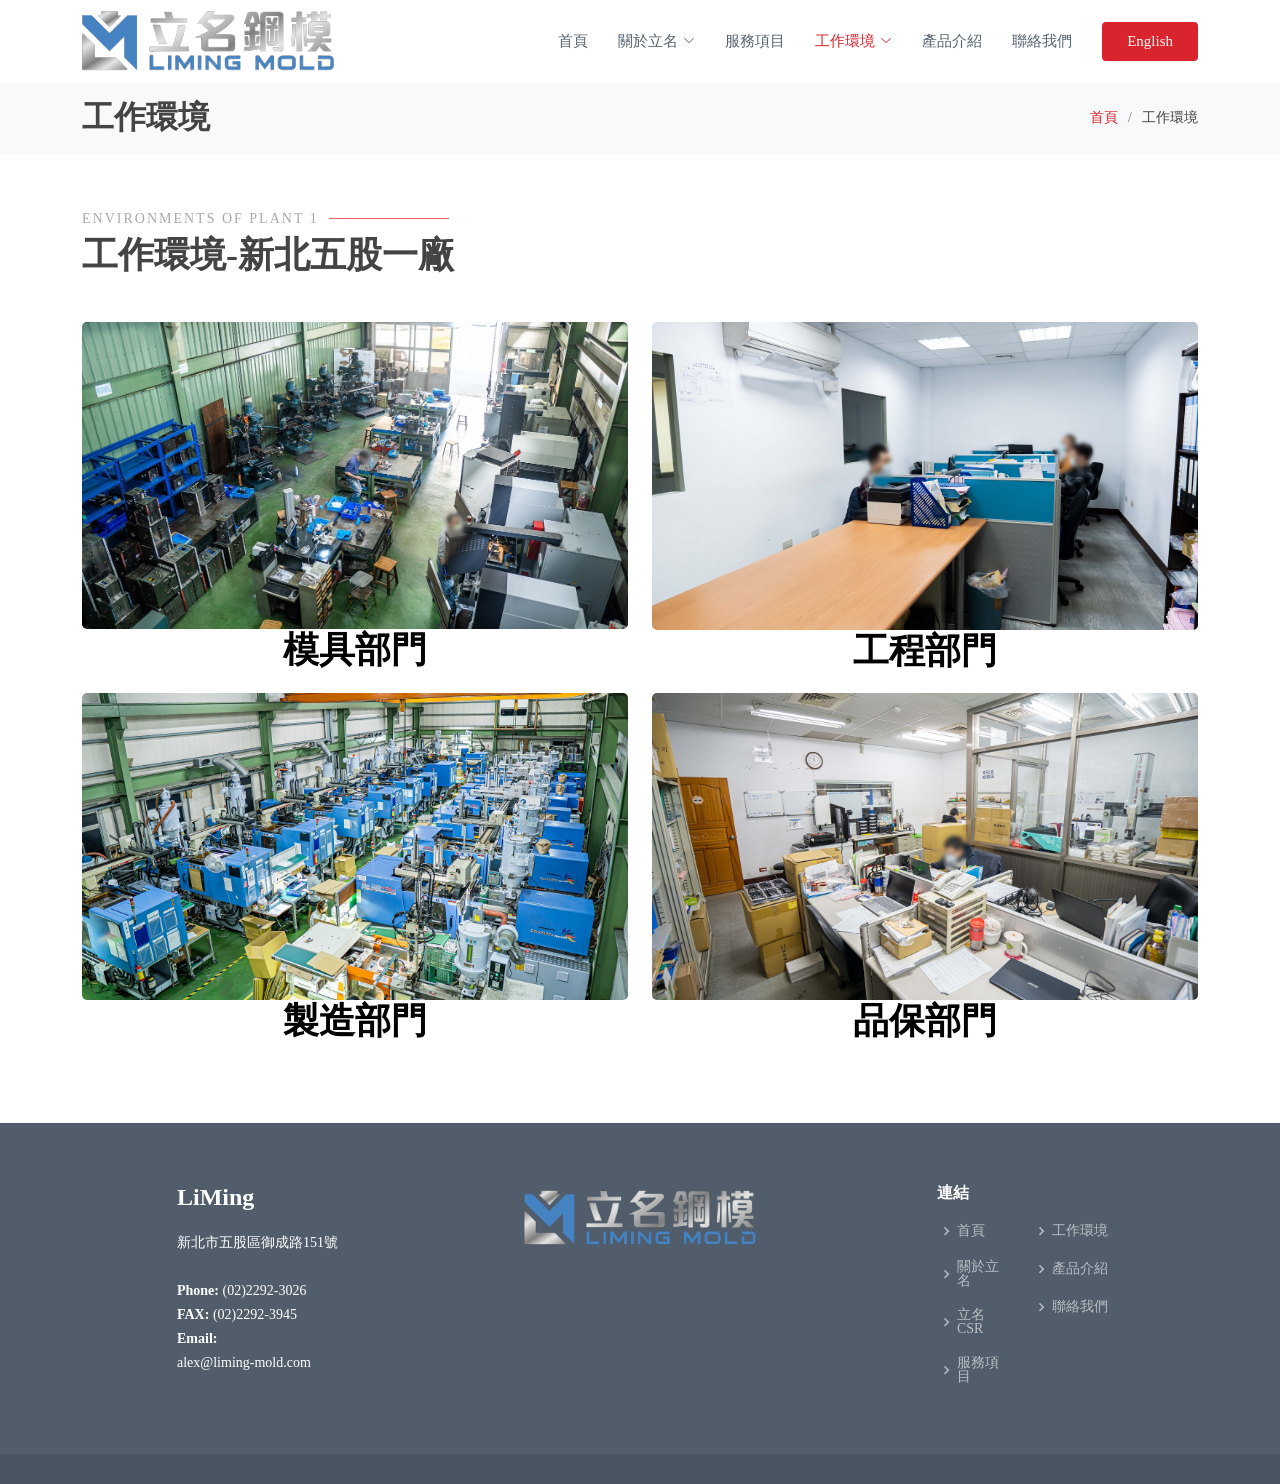
<file: environment1.html>
<!DOCTYPE html>
<html lang="en">

<head>
  <meta charset="utf-8">
  <meta content="width=device-width, initial-scale=1.0" name="viewport">

  <title>LiMing Mold - index</title>
  <meta content="" name="description">
  <meta content="" name="keywords">

  <!-- Favicons -->
  <link href="assets/img/favicon.png" rel="icon">
  <link href="assets/img/apple-touch-icon.png" rel="apple-touch-icon">

  <!-- Google Fonts -->
  <link href="https://fonts.googleapis.com/css?family=Open+Sans:300,300i,400,400i,600,600i,700,700i|Raleway:300,300i,400,400i,500,500i,600,600i,700,700i|Poppins:300,300i,400,400i,500,500i,600,600i,700,700i" rel="stylesheet">

  <!-- Vendor CSS Files -->
  <link href="assets/vendor/animate.css/animate.min.css" rel="stylesheet">
  <link href="assets/vendor/bootstrap/css/bootstrap.min.css" rel="stylesheet">
  <link href="assets/vendor/bootstrap-icons/bootstrap-icons.css" rel="stylesheet">
  <link href="assets/vendor/boxicons/css/boxicons.min.css" rel="stylesheet">
  <link href="assets/vendor/glightbox/css/glightbox.min.css" rel="stylesheet">
  <link href="assets/vendor/remixicon/remixicon.css" rel="stylesheet">
  <link href="assets/vendor/swiper/swiper-bundle.min.css" rel="stylesheet">

  <!-- Template Main CSS File -->
  <link href="assets/css/style.css" rel="stylesheet">

  <!-- =======================================================
  * Template Name: Sailor - v4.2.0
  * Template URL: https://bootstrapmade.com/sailor-free-bootstrap-theme/
  * Author: BootstrapMade.com
  * License: https://bootstrapmade.com/license/
  ======================================================== -->
 
</head>

<body>

  <!-- ======= Header ======= -->
  <header id="header" class="fixed-top d-flex align-items-center">
    <div class="container d-flex align-items-center">

      <h1 class="logo me-auto"><a href="index.html" style="position: absolute;margin-top: -30px;"><img src="assets/img/logo_header.png"/ style="max-height: 60px;"></a></h1>
      <!-- Uncomment below if you prefer to use an image logo -->
      <!-- <a href="index.html" class="logo me-auto"><img src="assets/img/logo.png" alt="" class="img-fluid"></a>-->

      <nav id="navbar" class="navbar">
        <ul>
          <li><a href="index.html">首頁</a></li>

          <li class="dropdown"><a href="about.html"><span>關於立名</span> <i class="bi bi-chevron-down"></i></a>
            <ul>
              <li><a href="about.html">關於立名</a></li>
              <li><a href="csr.html">立名CSR</a></li>
              <!-- <li><a href="testimonials.html">Testimonials</a></li>

              <li class="dropdown"><a href="#"><span>Deep Drop Down</span> <i class="bi bi-chevron-right"></i></a>
                <ul>
                  <li><a href="#">Deep Drop Down 1</a></li>
                  <li><a href="#">Deep Drop Down 2</a></li>
                  <li><a href="#">Deep Drop Down 3</a></li>
                  <li><a href="#">Deep Drop Down 4</a></li>
                  <li><a href="#">Deep Drop Down 5</a></li>
                </ul>
              </li> -->
            </ul>
          </li>
          <!-- <li><a href="about.html">關於立名</a></li> -->
          <li><a href="services.html">服務項目</a></li>
          <li class="dropdown"><a href="environment1.html" class="active"><span>工作環境</span> <i class="bi bi-chevron-down"></i></a>
            <ul>
			<li  class = "dropdown dropdown-submenu open">
			<a href="environment1.html">工作環境<p style = "margin-top: 0;margin-bottom: 0rem;">></p></a>
			  <ul class ="dropdown-menu">
              <li><a href="environment1.html">新北五股一廠</a></li>
              <li><a href="environment2.html">新北五股二廠</a></li>
			  </ul>
			</li>
			  <li class = "dropdown dropdown-submenu open">
			  <a href="equipment1.html">工廠設備<p style = "margin-top: 0;margin-bottom: 0rem;">></p></a>
			  <ul class ="dropdown-menu">
              <li><a href="equipment1.html">新北五股一廠</a></li>
              <li><a href="equipment2.html">新北五股二廠</a></li>
			  </ul>
			  </li>
			  
			</ul>
		  </li>
          <li><a href="product.html">產品介紹</a></li>
          <!-- <li><a href="blog.html">Blog</a></li> -->

          <li><a href="contact.html">聯絡我們</a></li>
          <li><a href="index.html" class="getstarted">English</a></li>
        </ul>
        <i class="bi bi-list mobile-nav-toggle"></i>
      </nav><!-- .navbar -->
    </div>
	
  </header><!-- End Header -->

    <main id="main">

    <!-- ======= Breadcrumbs ======= -->
    <section id="breadcrumbs" class="breadcrumbs">
      <div class="container">

        <div class="d-flex justify-content-between align-items-center">
          <h2 style = "font-weight: 700">工作環境</h2>
          <ol>
            <li><a href="index.html">首頁</a></li>
            <li>工作環境</li>
          </ol>
        </div>

      </div>
    </section><!-- End Breadcrumbs -->

    <!-- ======= Pricing Section ======= -->
    <section id="pricing" class="pricing portfolio">
      <div class="container">
	
		<div class="section-title">
          <h2>ENVIRONMENTS OF PLANT 1</h2>
          <p>工作環境-新北五股一廠</p>
        </div>
		
        <!-- <div class="row content portfolio-container"> -->
          <!-- <div class="col-lg-6 portfolio-item"> -->
		  <!-- <div class="portfolio-wrap"> -->
			<!-- <img src="assets/img/service1.jpg" class="img-fluid" alt=""> -->
			<!-- <div class="portfolio-info" style = "justify-content: center;"> -->
                <!-- <h4>測試測試測試測試測試測試測試測試測試測試測試測試測試測試測試測試測試測試測試測試測試測試測試測試測試測試測試測試</h4> -->
                <!-- <p>測試測試測試測試測試測試測試測試測試測試測試測試測試測試測試測試測試測試測試測試測試測試測試測試測試測試測試測試</p> -->
                <!-- <div class="portfolio-links"> -->
                  <!-- <a href="assets/img/portfolio/portfolio-1.jpg" data-gallery="portfolioGallery" class="portfolio-lightbox" title="App 1"><i class="bx bx-plus"></i></a> -->
                  <!-- <a href="portfolio-details.html" class="portfolio-details-lightbox" data-glightbox="type: external" title="Portfolio Details"><i class="bx bx-link"></i></a> -->
                <!-- </div> -->
              <!-- </div> -->
			  <!-- </div> -->
			  <!-- <h4 style = "text-align: center;color:black;">新北五股一廠</h4> -->
          <!-- </div> -->
          <!-- <div class="col-lg-6 portfolio-item"> -->
		  <!-- <div class="portfolio-wrap"> -->
			<!-- <img src="assets/img/service1.jpg" class="img-fluid" alt=""> -->
			<!-- <div class="portfolio-info" style = "justify-content: center;"> -->
                <!-- <h4>測試測試測試測試測試測試測試測試測試測試測試測試測試測試測試測試測試測試測試測試測試測試測試測試測試測試測試測試</h4> -->
                <!-- <p>測試測試測試測試測試測試測試測試測試測試測試測試測試測試測試測試測試測試測試測試測試測試測試測試測試測試測試測試</p> -->
                <!-- <div class="portfolio-links"> -->
                  <!-- <a href="assets/img/portfolio/portfolio-1.jpg" data-gallery="portfolioGallery" class="portfolio-lightbox" title="App 1"><i class="bx bx-plus"></i></a> -->
                  <!-- <a href="portfolio-details.html" class="portfolio-details-lightbox" data-glightbox="type: external" title="Portfolio Details"><i class="bx bx-link"></i></a> -->
                <!-- </div> -->
              <!-- </div> -->
			  <!-- </div> -->
			  <!-- <h4 style = "text-align: center;color:black;">新北五股二廠</h4> -->
          <!-- </div> -->
        <!-- </div> -->
		
		 <div class="row ">

         <div class="col-md-6 mt-4 mt-md-0">
              <img src="assets/img/factory/環境照/一廠/模具部.jpg" class="img-fluid" alt="" style = "border-radius: 5px;">
			  </img>
                <h4 style ="text-align: center;background-color:transparent;color:black;">模具部門</h4>
         </div>	
			
         <div class="col-md-6 mt-4 mt-md-0">
              <img src="assets/img/factory/環境照/一廠/工程部.jpg" class="img-fluid" alt="" style = "border-radius: 5px;">
			  </img>
				<h4 style ="text-align: center;background-color:transparent;color:black;">工程部門</h4>
         </div>
		 
		 <div class="col-md-6 mt-4 mt-md-0">
              <img src="assets/img/factory/環境照/一廠/成型部.jpg" class="img-fluid" alt="" style = "border-radius: 5px;">
			  </img>
                <h4 style ="text-align: center;background-color:transparent;color:black;">製造部門</h4>
         </div>	
			
<!--          <div class="col-md-6 mt-4 mt-md-0">
              <img src="assets/img/service1.jpg" class="img-fluid" alt="" style = "border-radius: 5px;">
			  </img>
				<h4 style ="text-align: center;background-color:transparent;color:black;">製造部門</h4>
         </div>	 -->
		 
		 <div class="col-md-6 mt-4 mt-md-0">
              <img src="assets/img/factory/環境照/一廠/品保部.jpg" class="img-fluid" alt="" style = "border-radius: 5px;">
			  </img>
                <h4 style ="text-align: center;background-color:transparent;color:black;">品保部門</h4>
         </div>	
			
<!--          <div class="col-md-6 mt-4 mt-md-0">
              <img src="assets/img/service1.jpg" class="img-fluid" alt="" style = "border-radius: 5px;">
			  </img>
				<h4 style ="text-align: center;background-color:transparent;color:black;">組裝部門</h4>
         </div>	 -->
		</div>

      </div>
    </section><!-- End Pricing Section -->
    
  </main><!-- End #main -->

    <!-- ======= Footer ======= -->
  <footer id="footer">
    <div class="footer-top">
      <div class="container">
        <div class="row">
		<div class="col-lg-1 col-md-6">
		</div>
          <div class="col-lg-2 col-md-6">
            <div class="footer-info">
              <h3>LiMing</h3>
              <p>
                新北市五股區御成路151號<br><br>
                <strong>Phone:</strong> (02)2292-3026<br>
				<strong>FAX:</strong> (02)2292-3945<br>
                <strong>Email:</strong> <br>alex@liming-mold.com<br>
              </p>
              <!-- <div class="social-links mt-3"> -->
                <!-- <a href="#" class="twitter"><i class="bx bxl-twitter"></i></a> -->
                <!-- <a href="#" class="facebook"><i class="bx bxl-facebook"></i></a> -->
                <!-- <a href="#" class="instagram"><i class="bx bxl-instagram"></i></a> -->
                <!-- <a href="#" class="google-plus"><i class="bx bxl-skype"></i></a> -->
                <!-- <a href="#" class="linkedin"><i class="bx bxl-linkedin"></i></a> -->
              <!-- </div> -->
            </div>
          </div>
		  <div class="col-lg-6 col-md-6 footer-newsletter" style="margin-top: -100px;">
            <img src="assets/img/logo_jpg-removebg.png" class="img-fluid" alt="" style = "display:block;margin: auto;max-width: 75%;">
          </div>
          <div class="col-lg-1 col-md-6 footer-links">
            <h4>連結</h4>
            <ul>
              <li><i class="bx bx-chevron-right"></i> <a href="index.html">首頁</a></li>
              <li><i class="bx bx-chevron-right"></i> <a href="about.html">關於立名</a></li>
			  <li><i class="bx bx-chevron-right"></i> <a href="csr.html">立名CSR</a></li>
			  <li><i class="bx bx-chevron-right"></i> <a href="services.html">服務項目</a></li>
            </ul>
          </div>
		  
		<div class="col-lg-2 col-md-6 footer-links">
            <h4>&nbsp;</h4>
            <ul>
              <li><i class="bx bx-chevron-right"></i> <a href="environment1.html">工作環境</a></li>
              <li><i class="bx bx-chevron-right"></i> <a href="product.html">產品介紹</a></li>
			  <li><i class="bx bx-chevron-right"></i> <a href="contact.html">聯絡我們</a></li>
            </ul>
         </div>


 <!--          <div class="col-lg-2 col-md-6 footer-links">
            <h4>Our Services</h4>
            <ul>
              <li><i class="bx bx-chevron-right"></i> <a href="#">Web Design</a></li>
              <li><i class="bx bx-chevron-right"></i> <a href="#">Web Development</a></li>
              <li><i class="bx bx-chevron-right"></i> <a href="#">Product Management</a></li>
              <li><i class="bx bx-chevron-right"></i> <a href="#">Marketing</a></li>
              <li><i class="bx bx-chevron-right"></i> <a href="#">Graphic Design</a></li>
            </ul>
          </div> -->

        </div>
      </div>
    </div>


  </footer><!-- End Footer -->

  <a href="#" class="back-to-top d-flex align-items-center justify-content-center"><i class="bi bi-arrow-up-short"></i></a>

  <!-- Vendor JS Files -->
  <script src="assets/vendor/bootstrap/js/bootstrap.bundle.min.js"></script>
  <script src="assets/vendor/glightbox/js/glightbox.min.js"></script>
  <script src="assets/vendor/isotope-layout/isotope.pkgd.min.js"></script>
  <script src="assets/vendor/php-email-form/validate.js"></script>
  <script src="assets/vendor/swiper/swiper-bundle.min.js"></script>
  <script src="assets/vendor/waypoints/noframework.waypoints.js"></script>

  <!-- Template Main JS File -->
  <script src="assets/js/main.js"></script>
  
                  <!-- Messenger 洽談外掛程式 Code -->
    <div id="fb-root"></div>

    <!-- Your 洽談外掛程式 code -->
    <div id="fb-customer-chat" class="fb-customerchat">
    </div>

    <script>
      var chatbox = document.getElementById('fb-customer-chat');
      chatbox.setAttribute("page_id", "1772812179628195");
      chatbox.setAttribute("attribution", "biz_inbox");
      window.fbAsyncInit = function() {
        FB.init({
          xfbml            : true,
          version          : 'v11.0'
        });
      };

      (function(d, s, id) {
        var js, fjs = d.getElementsByTagName(s)[0];
        if (d.getElementById(id)) return;
        js = d.createElement(s); js.id = id;
        js.src = 'https://connect.facebook.net/zh_TW/sdk/xfbml.customerchat.js';
        fjs.parentNode.insertBefore(js, fjs);
      }(document, 'script', 'facebook-jssdk'));
    </script>

</body>

</html>
</file>
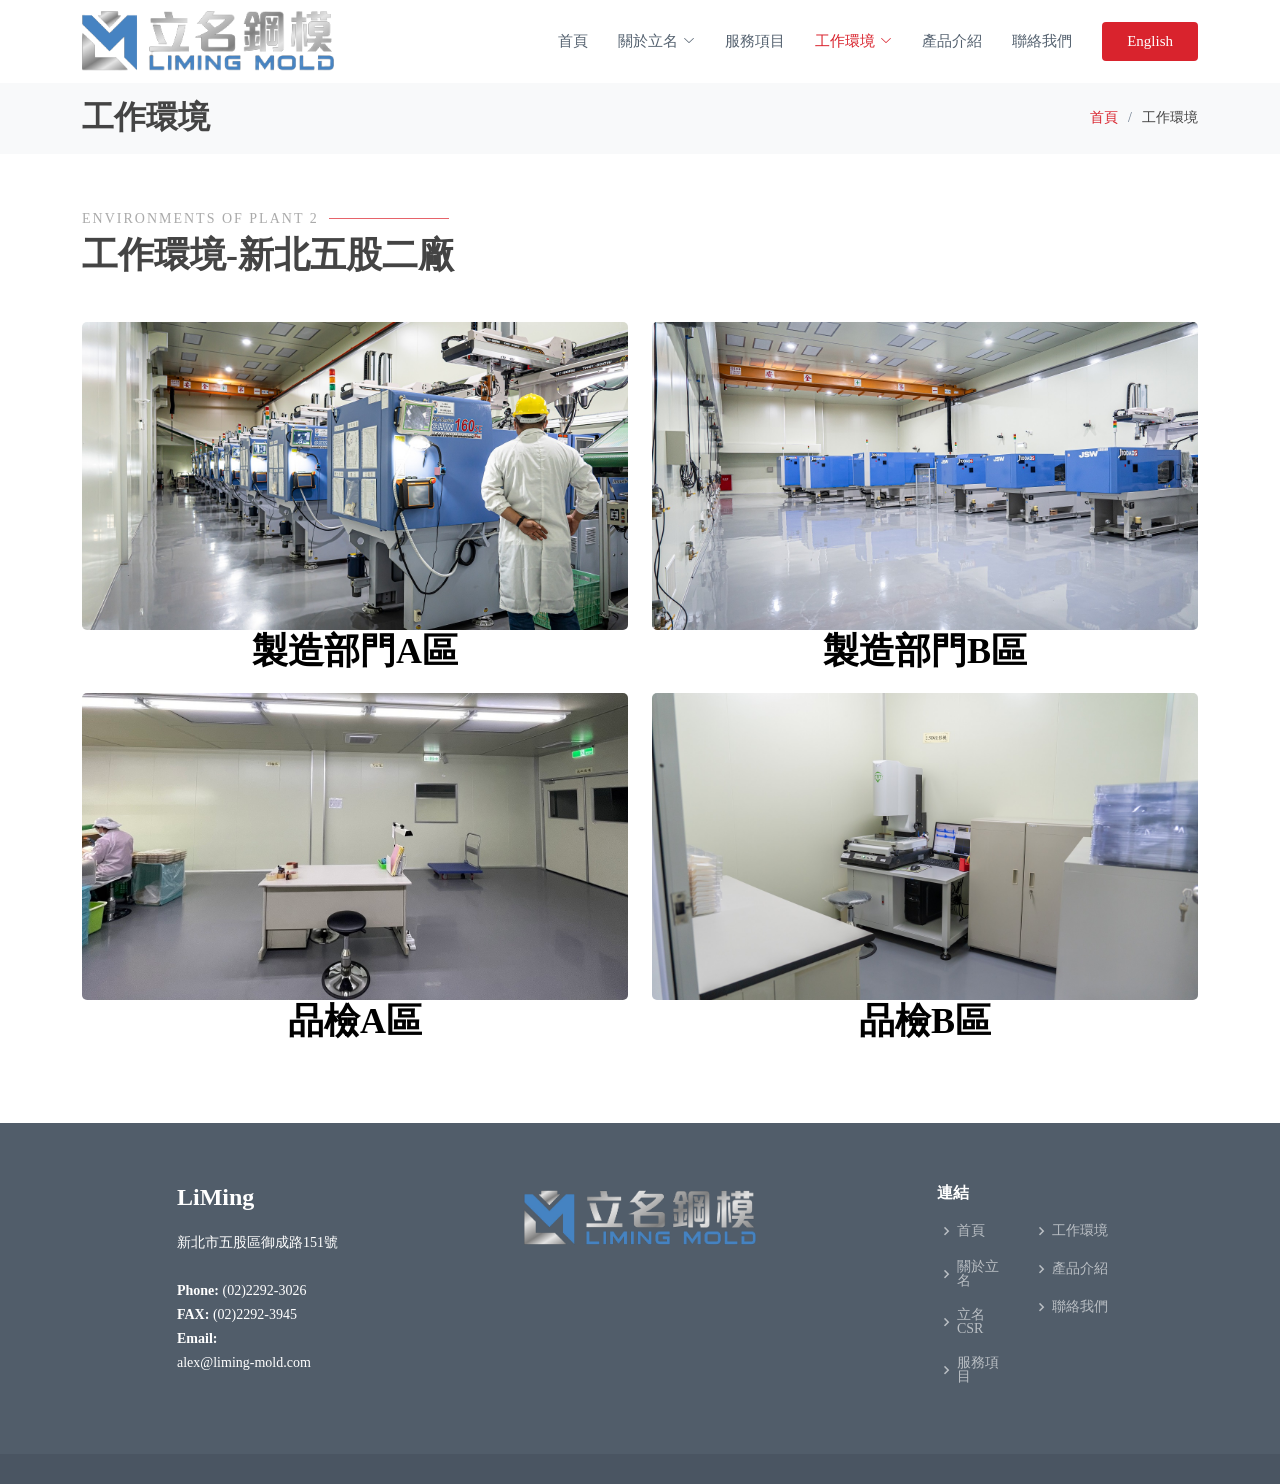
<file: environment2.html>
<!DOCTYPE html>
<html lang="en">

<head>
  <meta charset="utf-8">
  <meta content="width=device-width, initial-scale=1.0" name="viewport">

  <title>LiMing Mold - index</title>
  <meta content="" name="description">
  <meta content="" name="keywords">

  <!-- Favicons -->
  <link href="assets/img/favicon.png" rel="icon">
  <link href="assets/img/apple-touch-icon.png" rel="apple-touch-icon">

  <!-- Google Fonts -->
  <link href="https://fonts.googleapis.com/css?family=Open+Sans:300,300i,400,400i,600,600i,700,700i|Raleway:300,300i,400,400i,500,500i,600,600i,700,700i|Poppins:300,300i,400,400i,500,500i,600,600i,700,700i" rel="stylesheet">

  <!-- Vendor CSS Files -->
  <link href="assets/vendor/animate.css/animate.min.css" rel="stylesheet">
  <link href="assets/vendor/bootstrap/css/bootstrap.min.css" rel="stylesheet">
  <link href="assets/vendor/bootstrap-icons/bootstrap-icons.css" rel="stylesheet">
  <link href="assets/vendor/boxicons/css/boxicons.min.css" rel="stylesheet">
  <link href="assets/vendor/glightbox/css/glightbox.min.css" rel="stylesheet">
  <link href="assets/vendor/remixicon/remixicon.css" rel="stylesheet">
  <link href="assets/vendor/swiper/swiper-bundle.min.css" rel="stylesheet">

  <!-- Template Main CSS File -->
  <link href="assets/css/style.css" rel="stylesheet">

  <!-- =======================================================
  * Template Name: Sailor - v4.2.0
  * Template URL: https://bootstrapmade.com/sailor-free-bootstrap-theme/
  * Author: BootstrapMade.com
  * License: https://bootstrapmade.com/license/
  ======================================================== -->
 
</head>

<body>

  <!-- ======= Header ======= -->
  <header id="header" class="fixed-top d-flex align-items-center">
    <div class="container d-flex align-items-center">

      <h1 class="logo me-auto"><a href="index.html" style="position: absolute;margin-top: -30px;"><img src="assets/img/logo_header.png"/ style="max-height: 60px;"></a></h1>
      <!-- Uncomment below if you prefer to use an image logo -->
      <!-- <a href="index.html" class="logo me-auto"><img src="assets/img/logo.png" alt="" class="img-fluid"></a>-->

      <nav id="navbar" class="navbar">
        <ul>
          <li><a href="index.html">首頁</a></li>

          <li class="dropdown"><a href="about.html"><span>關於立名</span> <i class="bi bi-chevron-down"></i></a>
            <ul>
              <li><a href="about.html">關於立名</a></li>
              <li><a href="csr.html">立名CSR</a></li>
              <!-- <li><a href="testimonials.html">Testimonials</a></li>

              <li class="dropdown"><a href="#"><span>Deep Drop Down</span> <i class="bi bi-chevron-right"></i></a>
                <ul>
                  <li><a href="#">Deep Drop Down 1</a></li>
                  <li><a href="#">Deep Drop Down 2</a></li>
                  <li><a href="#">Deep Drop Down 3</a></li>
                  <li><a href="#">Deep Drop Down 4</a></li>
                  <li><a href="#">Deep Drop Down 5</a></li>
                </ul>
              </li> -->
            </ul>
          </li>
          <!-- <li><a href="about.html">關於立名</a></li> -->
          <li><a href="services.html">服務項目</a></li>
          <li class="dropdown"><a href="environment1.html" class="active"><span>工作環境</span> <i class="bi bi-chevron-down"></i></a>
            <ul>
			<li  class = "dropdown dropdown-submenu open">
			<a href="environment1.html">工作環境<p style = "margin-top: 0;margin-bottom: 0rem;">></p></a>
			  <ul class ="dropdown-menu">
              <li><a href="environment1.html">新北五股一廠</a></li>
              <li><a href="environment2.html">新北五股二廠</a></li>
			  </ul>
			</li>
			  <li class = "dropdown dropdown-submenu open">
			  <a href="equipment1.html">工廠設備<p style = "margin-top: 0;margin-bottom: 0rem;">></p></a>
			  <ul class ="dropdown-menu">
              <li><a href="equipment1.html">新北五股一廠</a></li>
              <li><a href="equipment2.html">新北五股二廠</a></li>
			  </ul>
			  </li>
			  
			</ul>
		  </li>
          <li><a href="product.html">產品介紹</a></li>
          <!-- <li><a href="blog.html">Blog</a></li> -->

          <li><a href="contact.html">聯絡我們</a></li>
          <li><a href="index.html" class="getstarted">English</a></li>
        </ul>
        <i class="bi bi-list mobile-nav-toggle"></i>
      </nav><!-- .navbar -->
    </div>
	
  </header><!-- End Header -->

    <main id="main">

    <!-- ======= Breadcrumbs ======= -->
    <section id="breadcrumbs" class="breadcrumbs">
      <div class="container">

        <div class="d-flex justify-content-between align-items-center">
          <h2 style = "font-weight: 700">工作環境</h2>
          <ol>
            <li><a href="index.html">首頁</a></li>
            <li>工作環境</li>
          </ol>
        </div>

      </div>
    </section><!-- End Breadcrumbs -->
	
	<!-- ======= Pricing Section ======= -->
    <section id="pricing" class="pricing portfolio">
      <div class="container">
	
		<div class="section-title">
          <h2>ENVIRONMENTS OF PLANT 2</h2>
          <p>工作環境-新北五股二廠</p>
        </div>
		
        <!-- <div class="row content portfolio-container"> -->
          <!-- <div class="col-lg-6 portfolio-item"> -->
		  <!-- <div class="portfolio-wrap"> -->
			<!-- <img src="assets/img/service1.jpg" class="img-fluid" alt=""> -->
			<!-- <div class="portfolio-info" style = "justify-content: center;"> -->
                <!-- <h4>測試測試測試測試測試測試測試測試測試測試測試測試測試測試測試測試測試測試測試測試測試測試測試測試測試測試測試測試</h4> -->
                <!-- <p>測試測試測試測試測試測試測試測試測試測試測試測試測試測試測試測試測試測試測試測試測試測試測試測試測試測試測試測試</p> -->
                <!-- <div class="portfolio-links"> -->
                  <!-- <a href="assets/img/portfolio/portfolio-1.jpg" data-gallery="portfolioGallery" class="portfolio-lightbox" title="App 1"><i class="bx bx-plus"></i></a> -->
                  <!-- <a href="portfolio-details.html" class="portfolio-details-lightbox" data-glightbox="type: external" title="Portfolio Details"><i class="bx bx-link"></i></a> -->
                <!-- </div> -->
              <!-- </div> -->
			  <!-- </div> -->
			  <!-- <h4 style = "text-align: center;color:black;">新北五股一廠</h4> -->
          <!-- </div> -->
          <!-- <div class="col-lg-6 portfolio-item"> -->
		  <!-- <div class="portfolio-wrap"> -->
			<!-- <img src="assets/img/service1.jpg" class="img-fluid" alt=""> -->
			<!-- <div class="portfolio-info" style = "justify-content: center;"> -->
                <!-- <h4>測試測試測試測試測試測試測試測試測試測試測試測試測試測試測試測試測試測試測試測試測試測試測試測試測試測試測試測試</h4> -->
                <!-- <p>測試測試測試測試測試測試測試測試測試測試測試測試測試測試測試測試測試測試測試測試測試測試測試測試測試測試測試測試</p> -->
                <!-- <div class="portfolio-links"> -->
                  <!-- <a href="assets/img/portfolio/portfolio-1.jpg" data-gallery="portfolioGallery" class="portfolio-lightbox" title="App 1"><i class="bx bx-plus"></i></a> -->
                  <!-- <a href="portfolio-details.html" class="portfolio-details-lightbox" data-glightbox="type: external" title="Portfolio Details"><i class="bx bx-link"></i></a> -->
                <!-- </div> -->
              <!-- </div> -->
			  <!-- </div> -->
			  <!-- <h4 style = "text-align: center;color:black;">新北五股二廠</h4> -->
          <!-- </div> -->
        <!-- </div> -->
		
		 <div class="row ">

         <!-- <div class="col-md-6 mt-4 mt-md-0"> -->
              <!-- <img src="assets/img/factory/環境照/二廠/成型部1.jpg" class="img-fluid" alt="" style = "border-radius: 5px;"> -->
			  <!-- </img> -->
                <!-- <h4 style ="text-align: center;background-color:transparent;color:black;">模具製造部門</h4> -->
         <!-- </div>	 -->
			
         <!-- <div class="col-md-6 mt-4 mt-md-0"> -->
              <!-- <img src="assets/img/factory/環境照/二廠/成型部1.jpg" class="img-fluid" alt="" style = "border-radius: 5px;"> -->
			  <!-- </img> -->
				<!-- <h4 style ="text-align: center;background-color:transparent;color:black;">研發部門</h4> -->
         <!-- </div> -->
		 
		 <div class="col-md-6 mt-4 mt-md-0">
              <img src="assets/img/factory/環境照/二廠/成型部1.jpg" class="img-fluid" alt="" style = "border-radius: 5px;">
			  </img>
                <h4 style ="text-align: center;background-color:transparent;color:black;">製造部門A區</h4>
         </div>	
			
         <div class="col-md-6 mt-4 mt-md-0">
              <img src="assets/img/factory/環境照/二廠/成型部2.jpg" class="img-fluid" alt="" style = "border-radius: 5px;">
			  </img>
				<h4 style ="text-align: center;background-color:transparent;color:black;">製造部門B區</h4>
         </div>	
		 
		 <div class="col-md-6 mt-4 mt-md-0">
              <img src="assets/img/factory/環境照/二廠/品檢A區.jpeg" class="img-fluid" alt="" style = "border-radius: 5px;">
			  </img>
                <h4 style ="text-align: center;background-color:transparent;color:black;">品檢A區</h4>
         </div>	
			
         <div class="col-md-6 mt-4 mt-md-0">
              <img src="assets/img/factory/環境照/二廠/品檢B區.jpg" class="img-fluid" alt="" style = "border-radius: 5px;">
			  </img>
				<h4 style ="text-align: center;background-color:transparent;color:black;">品檢B區</h4>
         </div>	
		</div>

      </div>
    </section><!-- End Pricing Section -->
    
  </main><!-- End #main -->

    <!-- ======= Footer ======= -->
  <footer id="footer">
    <div class="footer-top">
      <div class="container">
        <div class="row">
		<div class="col-lg-1 col-md-6">
		</div>
          <div class="col-lg-2 col-md-6">
            <div class="footer-info">
              <h3>LiMing</h3>
              <p>
                新北市五股區御成路151號<br><br>
                <strong>Phone:</strong> (02)2292-3026<br>
				<strong>FAX:</strong> (02)2292-3945<br>
                <strong>Email:</strong> <br>alex@liming-mold.com<br>
              </p>
              <!-- <div class="social-links mt-3"> -->
                <!-- <a href="#" class="twitter"><i class="bx bxl-twitter"></i></a> -->
                <!-- <a href="#" class="facebook"><i class="bx bxl-facebook"></i></a> -->
                <!-- <a href="#" class="instagram"><i class="bx bxl-instagram"></i></a> -->
                <!-- <a href="#" class="google-plus"><i class="bx bxl-skype"></i></a> -->
                <!-- <a href="#" class="linkedin"><i class="bx bxl-linkedin"></i></a> -->
              <!-- </div> -->
            </div>
          </div>
		  <div class="col-lg-6 col-md-6 footer-newsletter" style="margin-top: -100px;">
            <img src="assets/img/logo_jpg-removebg.png" class="img-fluid" alt="" style = "display:block;margin: auto;max-width: 75%;">
          </div>
          <div class="col-lg-1 col-md-6 footer-links">
            <h4>連結</h4>
            <ul>
              <li><i class="bx bx-chevron-right"></i> <a href="index.html">首頁</a></li>
              <li><i class="bx bx-chevron-right"></i> <a href="about.html">關於立名</a></li>
			  <li><i class="bx bx-chevron-right"></i> <a href="csr.html">立名CSR</a></li>
			  <li><i class="bx bx-chevron-right"></i> <a href="services.html">服務項目</a></li>
            </ul>
          </div>
		  
		<div class="col-lg-2 col-md-6 footer-links">
            <h4>&nbsp;</h4>
            <ul>
              <li><i class="bx bx-chevron-right"></i> <a href="environment1.html">工作環境</a></li>
              <li><i class="bx bx-chevron-right"></i> <a href="product.html">產品介紹</a></li>
			  <li><i class="bx bx-chevron-right"></i> <a href="contact.html">聯絡我們</a></li>
            </ul>
         </div>


 <!--          <div class="col-lg-2 col-md-6 footer-links">
            <h4>Our Services</h4>
            <ul>
              <li><i class="bx bx-chevron-right"></i> <a href="#">Web Design</a></li>
              <li><i class="bx bx-chevron-right"></i> <a href="#">Web Development</a></li>
              <li><i class="bx bx-chevron-right"></i> <a href="#">Product Management</a></li>
              <li><i class="bx bx-chevron-right"></i> <a href="#">Marketing</a></li>
              <li><i class="bx bx-chevron-right"></i> <a href="#">Graphic Design</a></li>
            </ul>
          </div> -->

        </div>
      </div>
    </div>


  </footer><!-- End Footer -->

  <a href="#" class="back-to-top d-flex align-items-center justify-content-center"><i class="bi bi-arrow-up-short"></i></a>

  <!-- Vendor JS Files -->
  <script src="assets/vendor/bootstrap/js/bootstrap.bundle.min.js"></script>
  <script src="assets/vendor/glightbox/js/glightbox.min.js"></script>
  <script src="assets/vendor/isotope-layout/isotope.pkgd.min.js"></script>
  <script src="assets/vendor/php-email-form/validate.js"></script>
  <script src="assets/vendor/swiper/swiper-bundle.min.js"></script>
  <script src="assets/vendor/waypoints/noframework.waypoints.js"></script>

  <!-- Template Main JS File -->
  <script src="assets/js/main.js"></script>
  
                  <!-- Messenger 洽談外掛程式 Code -->
    <div id="fb-root"></div>

    <!-- Your 洽談外掛程式 code -->
    <div id="fb-customer-chat" class="fb-customerchat">
    </div>

    <script>
      var chatbox = document.getElementById('fb-customer-chat');
      chatbox.setAttribute("page_id", "1772812179628195");
      chatbox.setAttribute("attribution", "biz_inbox");
      window.fbAsyncInit = function() {
        FB.init({
          xfbml            : true,
          version          : 'v11.0'
        });
      };

      (function(d, s, id) {
        var js, fjs = d.getElementsByTagName(s)[0];
        if (d.getElementById(id)) return;
        js = d.createElement(s); js.id = id;
        js.src = 'https://connect.facebook.net/zh_TW/sdk/xfbml.customerchat.js';
        fjs.parentNode.insertBefore(js, fjs);
      }(document, 'script', 'facebook-jssdk'));
    </script>

</body>

</html>
</file>
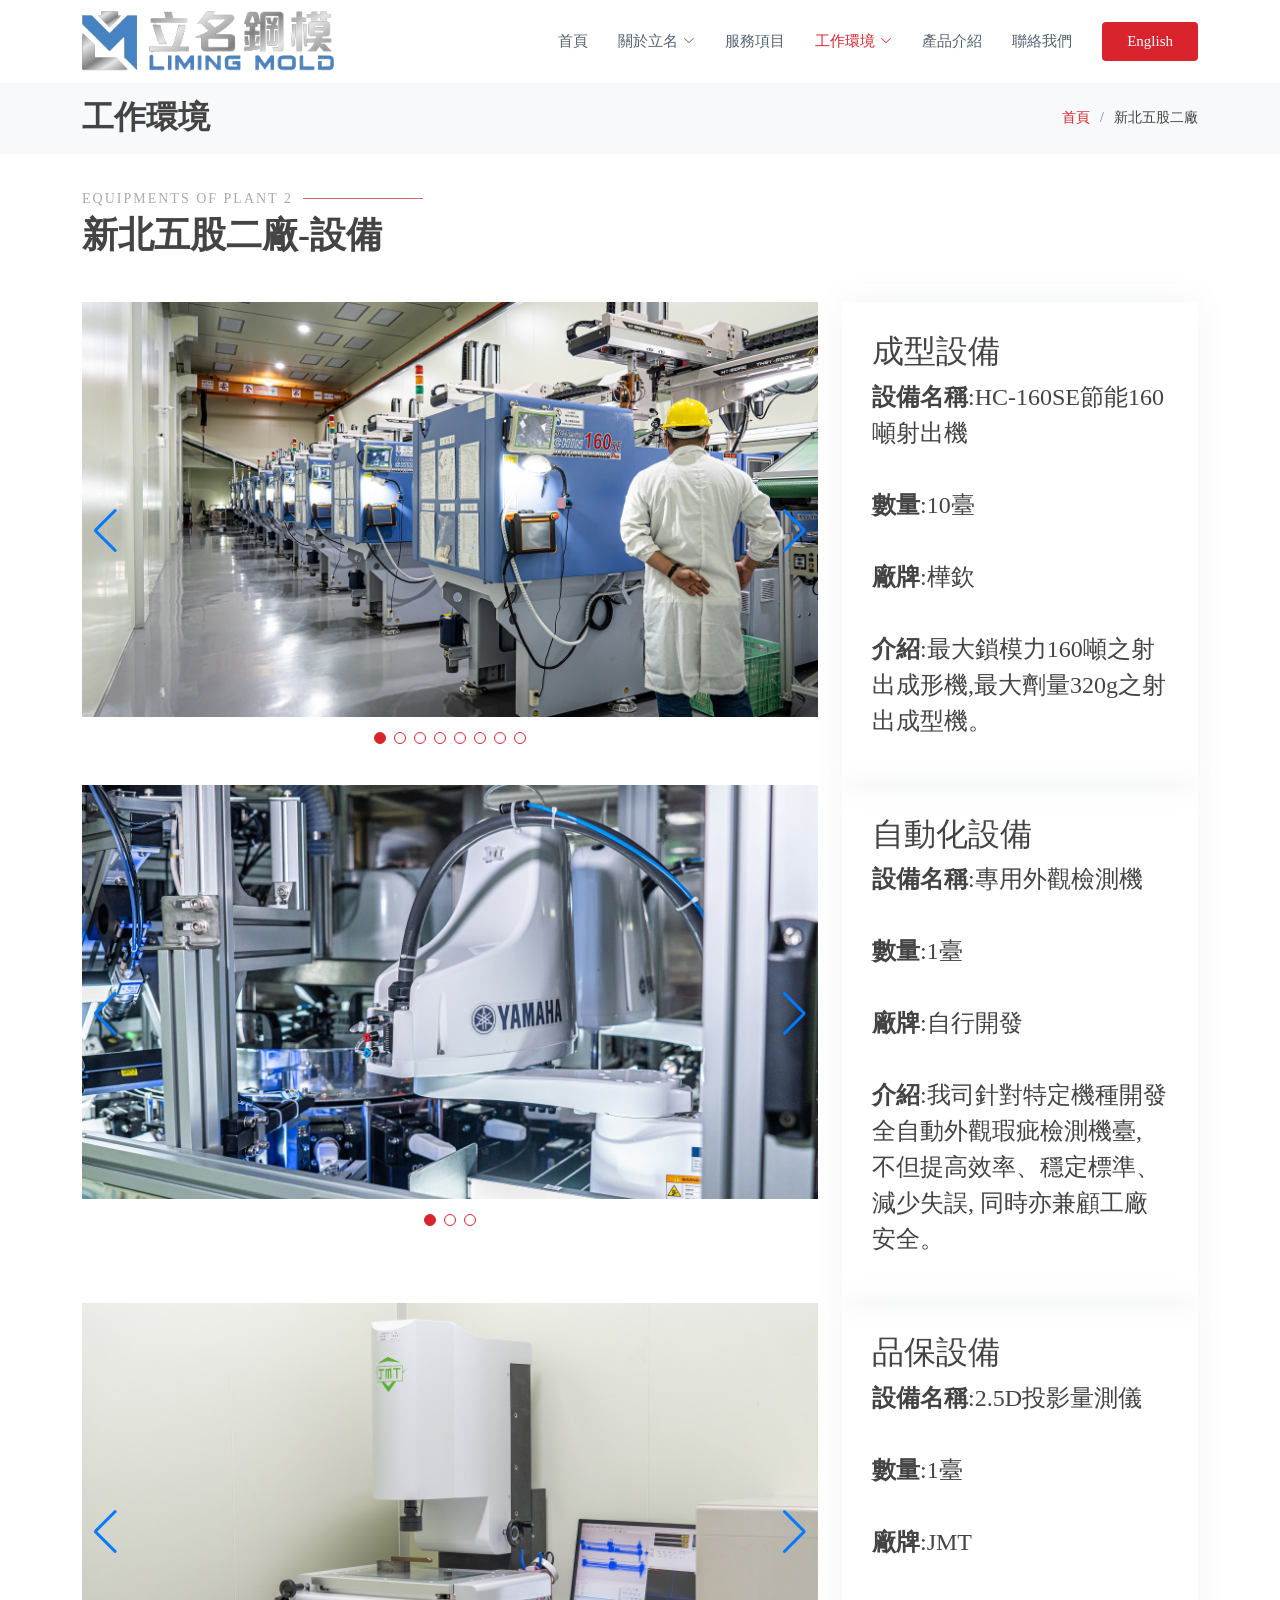
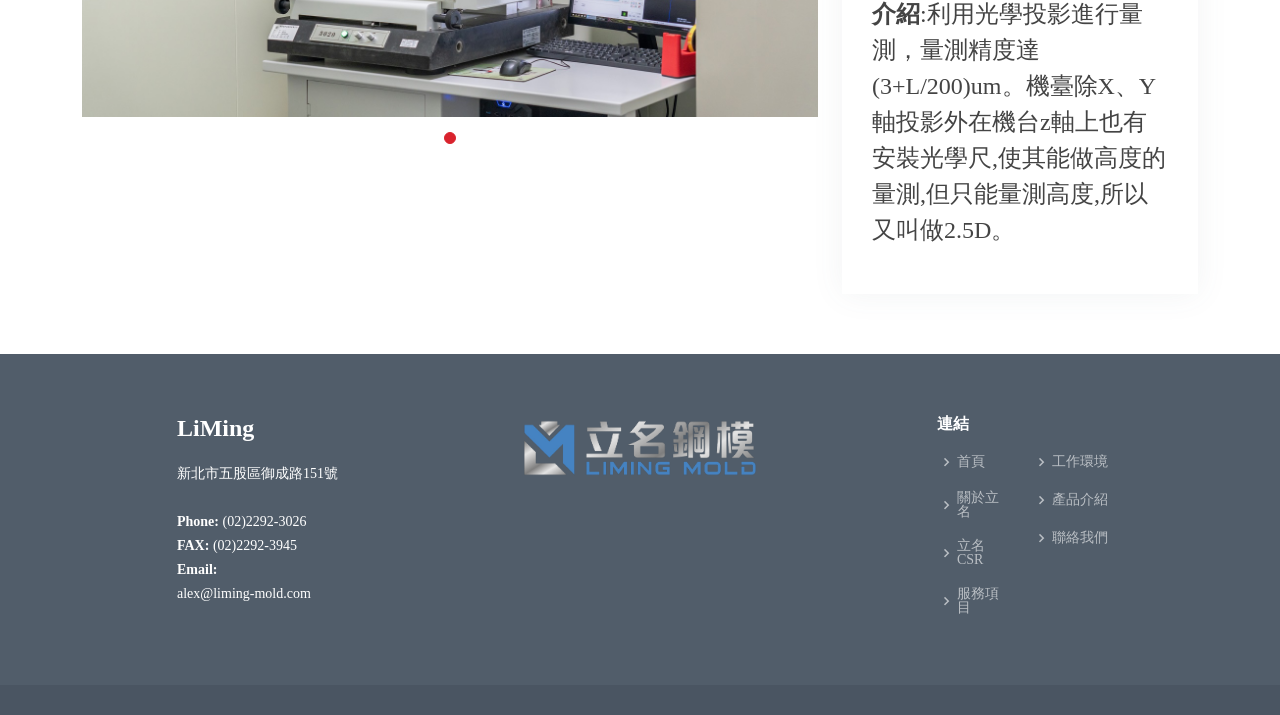
<file: equipment2.html>
<!DOCTYPE html>
<html lang="en">

<head>
  <meta charset="utf-8">
  <meta content="width=device-width, initial-scale=1.0" name="viewport">

  <title>LiMing Mold - index</title>
  <meta content="" name="description">
  <meta content="" name="keywords">

  <!-- Favicons -->
  <link href="assets/img/favicon.png" rel="icon">
  <link href="assets/img/apple-touch-icon.png" rel="apple-touch-icon">

  <!-- Google Fonts -->
  <link href="https://fonts.googleapis.com/css?family=Open+Sans:300,300i,400,400i,600,600i,700,700i|Raleway:300,300i,400,400i,500,500i,600,600i,700,700i|Poppins:300,300i,400,400i,500,500i,600,600i,700,700i" rel="stylesheet">

  <!-- Vendor CSS Files -->
  <link href="assets/vendor/animate.css/animate.min.css" rel="stylesheet">
  <link href="assets/vendor/bootstrap/css/bootstrap.min.css" rel="stylesheet">
  <link href="assets/vendor/bootstrap-icons/bootstrap-icons.css" rel="stylesheet">
  <link href="assets/vendor/boxicons/css/boxicons.min.css" rel="stylesheet">
  <link href="assets/vendor/glightbox/css/glightbox.min.css" rel="stylesheet">
  <link href="assets/vendor/remixicon/remixicon.css" rel="stylesheet">
  <link href="assets/vendor/swiper/swiper-bundle.min.css" rel="stylesheet">

  <!-- Template Main CSS File -->
  <link href="assets/css/style.css" rel="stylesheet">

  <!-- =======================================================
  * Template Name: Sailor - v4.2.0
  * Template URL: https://bootstrapmade.com/sailor-free-bootstrap-theme/
  * Author: BootstrapMade.com
  * License: https://bootstrapmade.com/license/
  ======================================================== -->
 <script src="https://ajax.googleapis.com/ajax/libs/jquery/2.1.3/jquery.min.js"></script>
</head>

<body>

  <!-- ======= Header ======= -->
  <header id="header" class="fixed-top d-flex align-items-center">
    <div class="container d-flex align-items-center">

      <h1 class="logo me-auto"><a href="index.html" style="position: absolute;margin-top: -30px;"><img src="assets/img/logo_header.png"/ style="max-height: 60px;"></a></h1>
      <!-- Uncomment below if you prefer to use an image logo -->
      <!-- <a href="index.html" class="logo me-auto"><img src="assets/img/logo.png" alt="" class="img-fluid"></a>-->

      <nav id="navbar" class="navbar">
        <ul>
          <li><a href="index.html">首頁</a></li>

          <li class="dropdown"><a href="about.html"><span>關於立名</span> <i class="bi bi-chevron-down"></i></a>
            <ul>
              <li><a href="about.html">關於立名</a></li>
              <li><a href="csr.html">立名CSR</a></li>
              <!-- <li><a href="testimonials.html">Testimonials</a></li>

              <li class="dropdown"><a href="#"><span>Deep Drop Down</span> <i class="bi bi-chevron-right"></i></a>
                <ul>
                  <li><a href="#">Deep Drop Down 1</a></li>
                  <li><a href="#">Deep Drop Down 2</a></li>
                  <li><a href="#">Deep Drop Down 3</a></li>
                  <li><a href="#">Deep Drop Down 4</a></li>
                  <li><a href="#">Deep Drop Down 5</a></li>
                </ul>
              </li> -->
            </ul>
          </li>
          <!-- <li><a href="about.html">關於立名</a></li> -->
          <li><a href="services.html">服務項目</a></li>
          <li class="dropdown"><a href="environment1.html" class="active"><span>工作環境</span> <i class="bi bi-chevron-down"></i></a>
            <ul>
			<li  class = "dropdown dropdown-submenu open">
			<a href="environment1.html">工作環境<p style = "margin-top: 0;margin-bottom: 0rem;">></p></a>
			  <ul class ="dropdown-menu">
              <li><a href="environment1.html">新北五股一廠</a></li>
              <li><a href="environment2.html">新北五股二廠</a></li>
			  </ul>
			</li>
			  <li class = "dropdown dropdown-submenu open">
			  <a href="equipment1.html">工廠設備<p style = "margin-top: 0;margin-bottom: 0rem;">></p></a>
			  <ul class ="dropdown-menu">
              <li><a href="equipment1.html">新北五股一廠</a></li>
              <li><a href="equipment2.html">新北五股二廠</a></li>
			  </ul>
			  </li>
			  
			</ul>
		  </li>
          <li><a href="product.html">產品介紹</a></li>
          <!-- <li><a href="blog.html">Blog</a></li> -->

          <li><a href="contact.html">聯絡我們</a></li>
          <li><a href="index.html" class="getstarted">English</a></li>
        </ul>
        <i class="bi bi-list mobile-nav-toggle"></i>
      </nav><!-- .navbar -->
    </div>
	
  </header><!-- End Header -->

    <main id="main">

    <!-- ======= Breadcrumbs ======= -->
    <section id="breadcrumbs" class="breadcrumbs">
      <div class="container">

        <div class="d-flex justify-content-between align-items-center">
          <h2 style = "font-weight: 700">工作環境</h2>
          <ol>
            <li><a href="index.html">首頁</a></li>
            <li>新北五股二廠</li>
          </ol>
        </div>

      </div>
    </section><!-- End Breadcrumbs -->

    <!-- =======  Section ======= -->
    <section id="portfolio-details" class="portfolio-details">
      <div class="container">
	
		<div class="section-title">
          <h2>EQUIPMENTS  OF PLANT 2</h2>
          <p>新北五股二廠-設備</p>
        </div>
		
        <div class="row gy-4">

          <div class="col-lg-8">
            <div class="portfolio-details-slider swiper-container">
              <div class="swiper-wrapper align-items-center" id ="carouselDiv1">

                <div class="swiper-slide" id ="carousel1-1">
                  <img src="assets/img/factory/設備照/二廠/成型設備/射出機1.jpg" alt="" class="imgSet">
                </div>

                <div class="swiper-slide" id ="carousel1-2">
                  <img src="assets/img/factory/設備照/二廠/成型設備/射出機2.jpg" alt="" class="imgSet">
                </div>

                <div class="swiper-slide" id ="carousel1-3">
                  <img src="assets/img/factory/設備照/二廠/成型設備/射出機3.jpg" alt="" class="imgSet">
                </div>
				
				<div class="swiper-slide" id ="carousel1-4">
                  <img src="assets/img/factory/設備照/二廠/成型設備/射出機4.jpg" alt="" class="imgSet">
                </div>
				
				<div class="swiper-slide" id ="carousel1-5">
                  <img src="assets/img/factory/設備照/二廠/成型設備/射出機5.jpg" alt="" class="imgSet">
                </div>
				
				<div class="swiper-slide" id ="carousel1-6">
                  <img src="assets/img/factory/設備照/二廠/成型設備/射出機6.jpg" alt="" class="imgSet">
                </div>
				
				<div class="swiper-slide" id ="carousel1-7">
                  <img src="assets/img/factory/設備照/二廠/成型設備/模內監視器.jpg" alt="" class="imgSet">
                </div>
				
				<div class="swiper-slide" id ="carousel1-8">
                  <img src="assets/img/factory/設備照/二廠/成型設備/機械手.jpg" alt="" class="imgSet">
                </div>
				
              </div>
			 <!--  <div class="toleft"> < </div>
                <div class="toright"> > </div> -->
              <div class="swiper-pagination"></div>
			  <div class="swiper-button-prev" slot="button-prev"></div>
                <div class="swiper-button-next" slot="button-next"></div>
            </div>
          </div>

          <div class="col-lg-4">
            <div class="portfolio-info">
              <h2>成型設備</h2>
              <ul style = "font-size: 1.5rem;">
                <li id="changeLi1-1"><strong>設備名稱</strong>:HC-160SE節能160噸射出機</li><br>
                <li id="changeLi1-2"><strong>數量</strong>:10臺</li><br>
                <li id="changeLi1-3"><strong>廠牌</strong>:樺欽</li><br>
                <li id="changeLi1-4"><strong>介紹</strong>:最大鎖模力160噸之射出成形機,最大劑量320g之射出成型機。</li>
              </ul>
            </div>
           <!--  <div class="portfolio-description" style = "display: flex;justify-content: center;align-items: center;"> 
              <a href="javascript:history.back()" class="getstarted" style="padding: 8px 35px;;border-radius: 8px;font-weight: 400;color: #fff;background: #789dc3;font-size: 2rem;">回上頁</a>
            </div> -->
          </div>

        </div>
		
		<div class="row gy-4">

          <div class="col-lg-8">
            <div class="portfolio-details-slider swiper-container">
              <div class="swiper-wrapper align-items-center" id ="carouselDiv2">

                <div class="swiper-slide" id ="carousel2-1">
                  <img src="assets/img/factory/設備照/二廠/自動化設備/自動全檢機-手臂.jpg" alt="" class="imgSet">
                </div>

                <div class="swiper-slide" id ="carousel2-2">
                  <img src="assets/img/factory/設備照/二廠/自動化設備/自動全檢機-外觀.jpg" alt="" class="imgSet">
                </div>

                <div class="swiper-slide" id ="carousel2-3">
                  <img src="assets/img/factory/設備照/二廠/自動化設備/自動全檢機-鏡頭.jpg" alt="" class="imgSet">
                </div>

              </div>
			 <!--  <div class="toleft"> < </div>
                <div class="toright"> > </div> -->
              <div class="swiper-pagination"></div>
			  <div class="swiper-button-prev" slot="button-prev"></div>
                <div class="swiper-button-next" slot="button-next"></div>
            </div>
          </div>

          <div class="col-lg-4">
            <div class="portfolio-info">
              <h2>自動化設備</h2>
              <ul style = "font-size: 1.5rem;">
                <li id="changeLi2-1"><strong>設備名稱</strong>:專用外觀檢測機</li><br>
                <li id="changeLi2-2"><strong>數量</strong>:1臺</li><br>
                <li id="changeLi2-3"><strong>廠牌</strong>:自行開發</li><br>
                <li id="changeLi2-4"><strong>介紹</strong>:我司針對特定機種開發全自動外觀瑕疵檢測機臺, 不但提高效率、穩定標準、減少失誤, 同時亦兼顧工廠安全。</li>
              </ul>
            </div>
          </div>
        </div>
		
		<div class="row gy-4">

          <div class="col-lg-8">
            <div class="portfolio-details-slider swiper-container">
              <div class="swiper-wrapper align-items-center" id ="carouselDiv3">

                <div class="swiper-slide" id ="carousel3-1">
                  <img src="assets/img/factory/設備照/二廠/品保設備/品保_2.5d量測儀.jpg" alt="" class="imgSet">
                </div>

              </div>
			 <!--  <div class="toleft"> < </div>
                <div class="toright"> > </div> -->
              <div class="swiper-pagination"></div>
			  <div class="swiper-button-prev" slot="button-prev"></div>
                <div class="swiper-button-next" slot="button-next"></div>
            </div>
          </div>

          <div class="col-lg-4">
            <div class="portfolio-info">
              <h2>品保設備</h2>
              <ul style = "font-size: 1.5rem;">
                <li id="changeLi3-1"><strong>設備名稱</strong>:2.5D投影量測儀</li><br>
                <li id="changeLi3-2"><strong>數量</strong>:1臺</li><br>
                <li id="changeLi3-3"><strong>廠牌</strong>:JMT</li><br>
                <li id="changeLi3-4"><strong>介紹</strong>:利用光學投影進行量測，量測精度達(3+L/200)um。機臺除X、Y軸投影外在機台z軸上也有安裝光學尺,使其能做高度的量測,但只能量測高度,所以又叫做2.5D。</li>
              </ul>
            </div>
          </div>
        </div>


      </div>
    </section><!-- End Pricing Section -->
    
  </main><!-- End #main -->

    <!-- ======= Footer ======= -->
  <footer id="footer">
    <div class="footer-top">
      <div class="container">
        <div class="row">
		<div class="col-lg-1 col-md-6">
		</div>
          <div class="col-lg-2 col-md-6">
            <div class="footer-info">
              <h3>LiMing</h3>
              <p>
                新北市五股區御成路151號<br><br>
                <strong>Phone:</strong> (02)2292-3026<br>
				<strong>FAX:</strong> (02)2292-3945<br>
                <strong>Email:</strong> <br>alex@liming-mold.com<br>
              </p>
              <!-- <div class="social-links mt-3"> -->
                <!-- <a href="#" class="twitter"><i class="bx bxl-twitter"></i></a> -->
                <!-- <a href="#" class="facebook"><i class="bx bxl-facebook"></i></a> -->
                <!-- <a href="#" class="instagram"><i class="bx bxl-instagram"></i></a> -->
                <!-- <a href="#" class="google-plus"><i class="bx bxl-skype"></i></a> -->
                <!-- <a href="#" class="linkedin"><i class="bx bxl-linkedin"></i></a> -->
              <!-- </div> -->
            </div>
          </div>
		  <div class="col-lg-6 col-md-6 footer-newsletter" style="margin-top: -100px;">
            <img src="assets/img/logo_jpg-removebg.png" class="img-fluid" alt="" style = "display:block;margin: auto;max-width: 75%;">
          </div>
          <div class="col-lg-1 col-md-6 footer-links">
            <h4>連結</h4>
            <ul>
              <li><i class="bx bx-chevron-right"></i> <a href="index.html">首頁</a></li>
              <li><i class="bx bx-chevron-right"></i> <a href="about.html">關於立名</a></li>
			  <li><i class="bx bx-chevron-right"></i> <a href="csr.html">立名CSR</a></li>
			  <li><i class="bx bx-chevron-right"></i> <a href="services.html">服務項目</a></li>
            </ul>
          </div>
		  
		<div class="col-lg-2 col-md-6 footer-links">
            <h4>&nbsp;</h4>
            <ul>
              <li><i class="bx bx-chevron-right"></i> <a href="environment1.html">工作環境</a></li>
              <li><i class="bx bx-chevron-right"></i> <a href="product.html">產品介紹</a></li>
			  <li><i class="bx bx-chevron-right"></i> <a href="contact.html">聯絡我們</a></li>
            </ul>
         </div>


 <!--          <div class="col-lg-2 col-md-6 footer-links">
            <h4>Our Services</h4>
            <ul>
              <li><i class="bx bx-chevron-right"></i> <a href="#">Web Design</a></li>
              <li><i class="bx bx-chevron-right"></i> <a href="#">Web Development</a></li>
              <li><i class="bx bx-chevron-right"></i> <a href="#">Product Management</a></li>
              <li><i class="bx bx-chevron-right"></i> <a href="#">Marketing</a></li>
              <li><i class="bx bx-chevron-right"></i> <a href="#">Graphic Design</a></li>
            </ul>
          </div> -->

        </div>
      </div>
    </div>


  </footer><!-- End Footer -->

  <a href="#" class="back-to-top d-flex align-items-center justify-content-center"><i class="bi bi-arrow-up-short"></i></a>

  <!-- Vendor JS Files -->
  <script src="assets/vendor/bootstrap/js/bootstrap.bundle.min.js"></script>
  <script src="assets/vendor/glightbox/js/glightbox.min.js"></script>
  <script src="assets/vendor/isotope-layout/isotope.pkgd.min.js"></script>
  <script src="assets/vendor/php-email-form/validate.js"></script>
  <script src="assets/vendor/swiper/swiper-bundle.min.js"></script>
  <script src="assets/vendor/waypoints/noframework.waypoints.js"></script>

  <!-- Template Main JS File -->
  <script src="assets/js/main.js"></script>
  
                  <!-- Messenger 洽談外掛程式 Code -->
    <div id="fb-root"></div>

    <!-- Your 洽談外掛程式 code -->
    <div id="fb-customer-chat" class="fb-customerchat">
    </div>

    <script>
      var chatbox = document.getElementById('fb-customer-chat');
      chatbox.setAttribute("page_id", "1772812179628195");
      chatbox.setAttribute("attribution", "biz_inbox");
      window.fbAsyncInit = function() {
        FB.init({
          xfbml            : true,
          version          : 'v11.0'
        });
      };

      (function(d, s, id) {
        var js, fjs = d.getElementsByTagName(s)[0];
        if (d.getElementById(id)) return;
        js = d.createElement(s); js.id = id;
        js.src = 'https://connect.facebook.net/zh_TW/sdk/xfbml.customerchat.js';
        fjs.parentNode.insertBefore(js, fjs);
      }(document, 'script', 'facebook-jssdk'));
	  
	var element1 = document.getElementById("carouselDiv1");
	element1.addEventListener("transitionend", showMessage1, false);
	
	var element2 = document.getElementById("carouselDiv2");
	element2.addEventListener("transitionend", showMessage2, false);
	
	var element3 = document.getElementById("carouselDiv3");
	element3.addEventListener("transitionend", showMessage3, false);

	var str1; 
	var str2;
	var str3;
	var str4;

	function resetStr(){
	str1 = "<strong>設備名稱</strong>:"; 
	str2 = "<strong>數量</strong>:";
	str3 = "<strong>廠牌</strong>:";
	str4 = "<strong>介紹</strong>:";
	}
	
	function showMessage1(){
	resetStr();
	switch(element1.getElementsByClassName("swiper-slide swiper-slide-active")[0].id){
	case 'carousel1-1':
		str1 += "HC-160SE節能160噸射出機"; 
		str2 += "10臺"; 
		str3 += "樺欽"; 
		str4 += "最大鎖模力160噸,最大劑量320g之射出成型機。"; 
	break;
	case 'carousel1-2':
		str1 += "J50 ADS全電式50噸射出機"; 
		str2 += "1臺"; 
		str3 += "日鋼JSW"; 
		str4 += "日本進口最大鎖模力50噸,最大劑量70g之全電式射出成型機。"; 
	break;
	case 'carousel1-3':
		str1 += "J100 ADS全電式100噸射出機"; 
		str2 += "2臺"; 
		str3 += "日鋼JSW"; 
		str4 += "日本進口最大鎖模力100噸, 最大劑量135g之全電式射出成型機。"; 
	break;
	case 'carousel1-4':
		str1 += "J220 ADS全電式220噸射出機"; 
		str2 += "1臺"; 
		str3 += "日鋼JSW"; 
		str4 += "日本進口最大鎖模力220噸, 最大劑量330g之全電式射出成型機。"; 
	break;
	case 'carousel1-5':
		str1 += "J350 ADS全電式350噸射出機"; 
		str2 += "1臺"; 
		str3 += "日鋼JSW"; 
		str4 += "日本進口最大鎖模力350噸, 最大劑量960g之全電式射出成型機。"; 
	break;
	case 'carousel1-6':
		str1 += "J450 ADS全電式450噸射出機"; 
		str2 += "1臺"; 
		str3 += "日鋼JSW"; 
		str4 += "日本進口最大鎖模力450噸, 最大劑量1510g之全電式射出成型機。"; 
	break;
	case 'carousel1-7':
		str1 += "模內監視器"; 
		str2 += "每臺射出機配備一臺"; 
		str3 += "MICROMATCH"; 
		str4 += "為防止模具在生產中因外物進入造成關模時模具受損。"; 
	break;
	case 'carousel1-8':
		str1 += "三軸伺服機械手"; 
		str2 += "每臺射出機配備一臺"; 
		str3 += "HI-MORE"; 
		str4 += "用機械手取代人力取出料頭成品, 以達到自動化生產。"; 
	break;
	}
	$("#changeLi1-1").html(str1);
	$("#changeLi1-2").html(str2);
	$("#changeLi1-3").html(str3);
	$("#changeLi1-4").html(str4);
	}
	
	function showMessage2(){
	resetStr();
	switch(element2.getElementsByClassName("swiper-slide swiper-slide-active")[0].id){
	case 'carousel2-1':
		str1 += "專用外觀檢測機"; 
		str2 += "1臺"; 
		str3 += "自行開發"; 
		str4 += "我司針對特定機種開發全自動外觀瑕疵檢測機臺, 不但提高效率、穩定標準、減少失誤, 同時亦兼顧工廠安全。"; 
	break;
	case 'carousel2-2':
		str1 += "專用外觀檢測機"; 
		str2 += "1臺"; 
		str3 += "自行開發"; 
		str4 += "我司針對特定機種開發全自動外觀瑕疵檢測機臺, 不但提高效率、穩定標準、減少失誤, 同時亦兼顧工廠安全。"; 
	break;
	case 'carousel2-3':
		str1 += "專用外觀檢測機"; 
		str2 += "1臺"; 
		str3 += "自行開發"; 
		str4 += "我司針對特定機種開發全自動外觀瑕疵檢測機臺, 不但提高效率、穩定標準、減少失誤, 同時亦兼顧工廠安全。"; 
	break;

	}
	$("#changeLi2-1").html(str1);
	$("#changeLi2-2").html(str2);
	$("#changeLi2-3").html(str3);
	$("#changeLi2-4").html(str4);
	}
	
	function showMessage3(){
	resetStr();
	switch(element3.getElementsByClassName("swiper-slide swiper-slide-active")[0].id){
	case 'carousel3-1':
		str1 += "2.5D投影量測儀"; 
		str2 += "1臺"; 
		str3 += "JMT"; 
		str4 += "利用光學投影進行量測，量測精度達(3+L/200)um。機臺除X、Y軸投影外在機台z軸上也有安裝光學尺,使其能做高度的量測,但只能量測高度,所以又叫做2.5D。"; 
	break;

	}
	$("#changeLi3-1").html(str1);
	$("#changeLi3-2").html(str2);
	$("#changeLi3-3").html(str3);
	$("#changeLi3-4").html(str4);
	}
    </script>

</body>

</html>
</file>
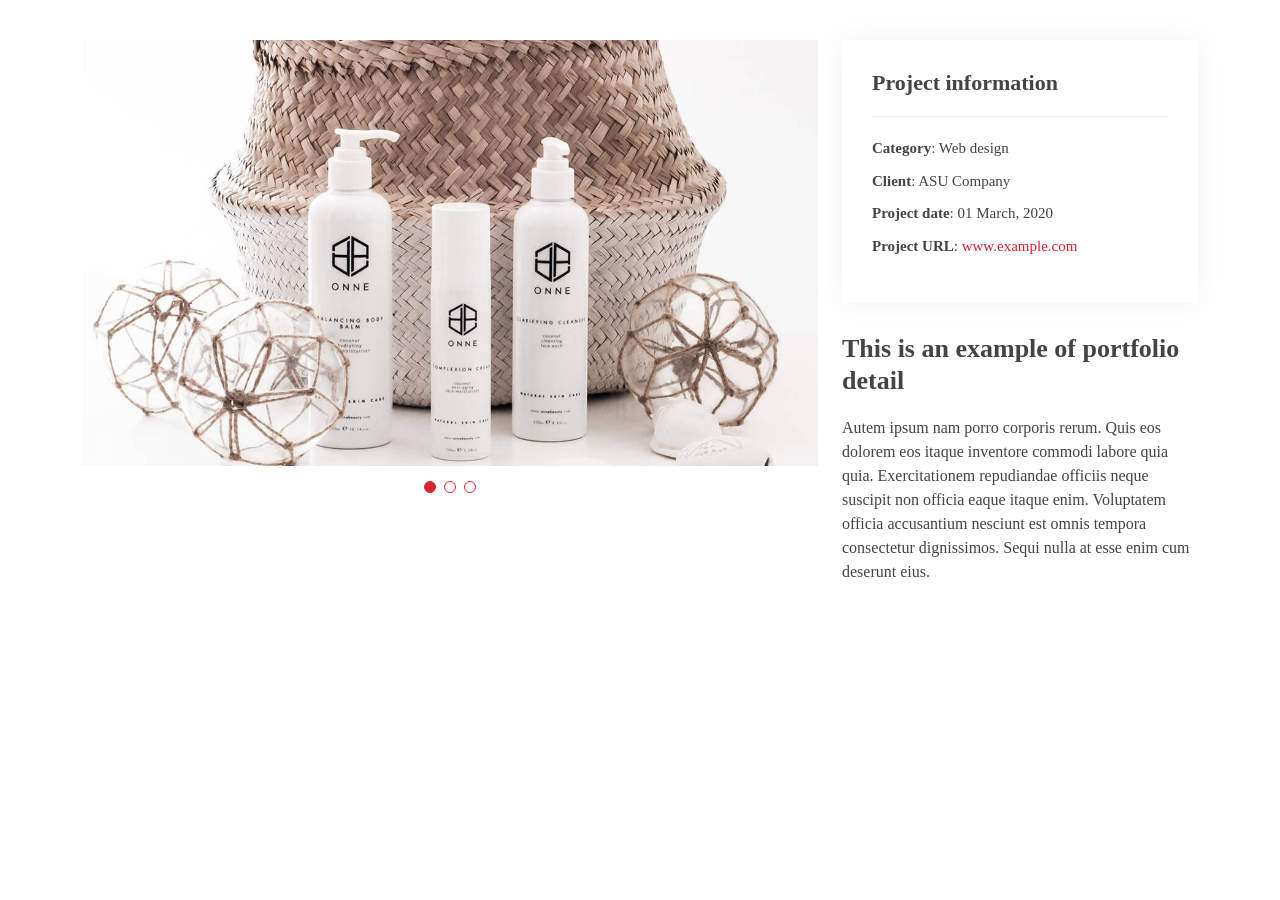
<file: portfolio-details.html>
<!DOCTYPE html>
<html lang="zh-TW">

<head>
  <meta charset="utf-8">
  <meta content="width=device-width, initial-scale=1.0" name="viewport">

  <title>Portfolio Details - Sailor Bootstrap Template</title>
  <meta content="" name="description">
  <meta content="" name="keywords">

  <!-- Favicons -->
  <link href="assets/img/favicon.png" rel="icon">
  <link href="assets/img/apple-touch-icon.png" rel="apple-touch-icon">

  <!-- Google Fonts -->
  <link href="https://fonts.googleapis.com/css?family=Open+Sans:300,300i,400,400i,600,600i,700,700i|Raleway:300,300i,400,400i,500,500i,600,600i,700,700i|Poppins:300,300i,400,400i,500,500i,600,600i,700,700i" rel="stylesheet">

  <!-- Vendor CSS Files -->
  <link href="assets/vendor/animate.css/animate.min.css" rel="stylesheet">
  <link href="assets/vendor/bootstrap/css/bootstrap.min.css" rel="stylesheet">
  <link href="assets/vendor/bootstrap-icons/bootstrap-icons.css" rel="stylesheet">
  <link href="assets/vendor/boxicons/css/boxicons.min.css" rel="stylesheet">
  <link href="assets/vendor/glightbox/css/glightbox.min.css" rel="stylesheet">
  <link href="assets/vendor/remixicon/remixicon.css" rel="stylesheet">
  <link href="assets/vendor/swiper/swiper-bundle.min.css" rel="stylesheet">

  <!-- Template Main CSS File -->
  <link href="assets/css/style.css" rel="stylesheet">

  <!-- =======================================================
  * Template Name: Sailor - v4.2.0
  * Template URL: https://bootstrapmade.com/sailor-free-bootstrap-theme/
  * Author: BootstrapMade.com
  * License: https://bootstrapmade.com/license/
  ======================================================== -->
</head>

<body>

  <main id="main">

    <!-- ======= Portfolio Details Section ======= -->
    <section id="portfolio-details" class="portfolio-details">
      <div class="container">

        <div class="row gy-4">

          <div class="col-lg-8">
            <div class="portfolio-details-slider swiper-container">
              <div class="swiper-wrapper align-items-center">

                <div class="swiper-slide">
                  <img src="assets/img/portfolio/portfolio-details-1.jpg" alt="">
                </div>

                <div class="swiper-slide">
                  <img src="assets/img/portfolio/portfolio-details-2.jpg" alt="">
                </div>

                <div class="swiper-slide">
                  <img src="assets/img/portfolio/portfolio-details-3.jpg" alt="">
                </div>

              </div>
              <div class="swiper-pagination"></div>
            </div>
          </div>

          <div class="col-lg-4">
            <div class="portfolio-info">
              <h3>Project information</h3>
              <ul>
                <li><strong>Category</strong>: Web design</li>
                <li><strong>Client</strong>: ASU Company</li>
                <li><strong>Project date</strong>: 01 March, 2020</li>
                <li><strong>Project URL</strong>: <a href="#">www.example.com</a></li>
              </ul>
            </div>
            <div class="portfolio-description">
              <h2>This is an example of portfolio detail</h2>
              <p>
                Autem ipsum nam porro corporis rerum. Quis eos dolorem eos itaque inventore commodi labore quia quia. Exercitationem repudiandae officiis neque suscipit non officia eaque itaque enim. Voluptatem officia accusantium nesciunt est omnis tempora consectetur dignissimos. Sequi nulla at esse enim cum deserunt eius.
              </p>
            </div>
          </div>

        </div>

      </div>
    </section><!-- End Portfolio Details Section -->

  </main><!-- End #main -->

  <a href="#" class="back-to-top d-flex align-items-center justify-content-center"><i class="bi bi-arrow-up-short"></i></a>

  <!-- Vendor JS Files -->
  <script src="assets/vendor/bootstrap/js/bootstrap.bundle.min.js"></script>
  <script src="assets/vendor/glightbox/js/glightbox.min.js"></script>
  <script src="assets/vendor/isotope-layout/isotope.pkgd.min.js"></script>
  <script src="assets/vendor/php-email-form/validate.js"></script>
  <script src="assets/vendor/swiper/swiper-bundle.min.js"></script>
  <script src="assets/vendor/waypoints/noframework.waypoints.js"></script>

  <!-- Template Main JS File -->
  <script src="assets/js/main.js"></script>

</body>

</html>
</file>
<file: old/assets/css/main.css>
@charset "UTF-8";
@import url(font-awesome.min.css);
@import url("https://fonts.googleapis.com/css?family=Lobster|Open+Sans:300,400,600,700,800");

/*
	Road Trip by TEMPLATED
	templated.co @templatedco
	Released for free under the Creative Commons Attribution 3.0 license (templated.co/license)
*/

/* Reset */

	html, body, div, span, applet, object, iframe, h1, h2, h3, h4, h5, h6, p, blockquote, pre, a, abbr, acronym, address, big, cite, code, del, dfn, em, img, ins, kbd, q, s, samp, small, strike, strong, sub, sup, tt, var, b, u, i, center, dl, dt, dd, ol, ul, li, fieldset, form, label, legend, table, caption, tbody, tfoot, thead, tr, th, td, article, aside, canvas, details, embed, figure, figcaption, footer, header, hgroup, menu, nav, output, ruby, section, summary, time, mark, audio, video {
		margin: 0;
		padding: 0;
		border: 0;
		font-size: 100%;
		font: inherit;
		vertical-align: baseline;
	}

	article, aside, details, figcaption, figure, footer, header, hgroup, menu, nav, section {
		display: block;
	}

	body {
		line-height: 1;
	}

	ol, ul {
		list-style: none;
	}

	blockquote, q {
		quotes: none;
	}

	blockquote:before, blockquote:after, q:before, q:after {
		content: '';
		content: none;
	}

	table {
		border-collapse: collapse;
		border-spacing: 0;
	}

	body {
		-webkit-text-size-adjust: none;
	}

/* Box Model */

	*, *:before, *:after {
		-moz-box-sizing: border-box;
		-webkit-box-sizing: border-box;
		box-sizing: border-box;
	}

/* Containers */

	.container {
		margin-left: auto;
		margin-right: auto;
	}

	.container.\31 25\25 {
		width: 100%;
		max-width: 100em;
		min-width: 80em;
	}

	.container.\37 5\25 {
		width: 60em;
	}

	.container.\35 0\25 {
		width: 40em;
	}

	.container.\32 5\25 {
		width: 20em;
	}

	.container {
		width: 80em;
	}

	@media screen and (max-width: 1680px) {

		.container.\31 25\25 {
			width: 100%;
			max-width: 100em;
			min-width: 80em;
		}

		.container.\37 5\25 {
			width: 60em;
		}

		.container.\35 0\25 {
			width: 40em;
		}

		.container.\32 5\25 {
			width: 20em;
		}

		.container {
			width: 80em;
		}

	}

	@media screen and (max-width: 1280px) {

		.container.\31 25\25 {
			width: 100%;
			max-width: 81.25em;
			min-width: 65em;
		}

		.container.\37 5\25 {
			width: 48.75em;
		}

		.container.\35 0\25 {
			width: 32.5em;
		}

		.container.\32 5\25 {
			width: 16.25em;
		}

		.container {
			width: 65em;
		}

	}

	@media screen and (max-width: 980px) {

		.container.\31 25\25 {
			width: 100%;
			max-width: 112.5%;
			min-width: 90%;
		}

		.container.\37 5\25 {
			width: 67.5%;
		}

		.container.\35 0\25 {
			width: 45%;
		}

		.container.\32 5\25 {
			width: 22.5%;
		}

		.container {
			width: 90%;
		}

	}

	@media screen and (max-width: 736px) {

		.container.\31 25\25 {
			width: 100%;
			max-width: 112.5%;
			min-width: 90%;
		}

		.container.\37 5\25 {
			width: 67.5%;
		}

		.container.\35 0\25 {
			width: 45%;
		}

		.container.\32 5\25 {
			width: 22.5%;
		}

		.container {
			width: 90% !important;
		}

	}

	@media screen and (max-width: 480px) {

		.container.\31 25\25 {
			width: 100%;
			max-width: 112.5%;
			min-width: 90%;
		}

		.container.\37 5\25 {
			width: 67.5%;
		}

		.container.\35 0\25 {
			width: 45%;
		}

		.container.\32 5\25 {
			width: 22.5%;
		}

		.container {
			width: 90% !important;
		}

	}

/* Grid */

	.row {
		border-bottom: solid 1px transparent;
		-moz-box-sizing: border-box;
		-webkit-box-sizing: border-box;
		box-sizing: border-box;
	}

	.row > * {
		float: left;
		-moz-box-sizing: border-box;
		-webkit-box-sizing: border-box;
		box-sizing: border-box;
	}

	.row:after, .row:before {
		content: '';
		display: block;
		clear: both;
		height: 0;
	}

	.row.uniform > * > :first-child {
		margin-top: 0;
	}

	.row.uniform > * > :last-child {
		margin-bottom: 0;
	}

	.row.\30 \25 > * {
		padding: 0 0 0 0em;
	}

	.row.\30 \25 {
		margin: 0 0 -1px 0em;
	}

	.row.uniform.\30 \25 > * {
		padding: 0em 0 0 0em;
	}

	.row.uniform.\30 \25 {
		margin: 0em 0 -1px 0em;
	}

	.row > * {
		padding: 0 0 0 2em;
	}

	.row {
		margin: 0 0 -1px -2em;
	}

	.row.uniform > * {
		padding: 2em 0 0 2em;
	}

	.row.uniform {
		margin: -2em 0 -1px -2em;
	}

	.row.\32 00\25 > * {
		padding: 0 0 0 4em;
	}

	.row.\32 00\25 {
		margin: 0 0 -1px -4em;
	}

	.row.uniform.\32 00\25 > * {
		padding: 4em 0 0 4em;
	}

	.row.uniform.\32 00\25 {
		margin: -4em 0 -1px -4em;
	}

	.row.\31 50\25 > * {
		padding: 0 0 0 3em;
	}

	.row.\31 50\25 {
		margin: 0 0 -1px -3em;
	}

	.row.uniform.\31 50\25 > * {
		padding: 3em 0 0 3em;
	}

	.row.uniform.\31 50\25 {
		margin: -3em 0 -1px -3em;
	}

	.row.\35 0\25 > * {
		padding: 0 0 0 1em;
	}

	.row.\35 0\25 {
		margin: 0 0 -1px -1em;
	}

	.row.uniform.\35 0\25 > * {
		padding: 1em 0 0 1em;
	}

	.row.uniform.\35 0\25 {
		margin: -1em 0 -1px -1em;
	}

	.row.\32 5\25 > * {
		padding: 0 0 0 0.5em;
	}

	.row.\32 5\25 {
		margin: 0 0 -1px -0.5em;
	}

	.row.uniform.\32 5\25 > * {
		padding: 0.5em 0 0 0.5em;
	}

	.row.uniform.\32 5\25 {
		margin: -0.5em 0 -1px -0.5em;
	}

	.\31 2u, .\31 2u\24 {
		width: 100%;
		clear: none;
		margin-left: 0;
	}

	.\31 1u, .\31 1u\24 {
		width: 91.6666666667%;
		clear: none;
		margin-left: 0;
	}

	.\31 0u, .\31 0u\24 {
		width: 83.3333333333%;
		clear: none;
		margin-left: 0;
	}

	.\39 u, .\39 u\24 {
		width: 75%;
		clear: none;
		margin-left: 0;
	}

	.\38 u, .\38 u\24 {
		width: 66.6666666667%;
		clear: none;
		margin-left: 0;
	}

	.\37 u, .\37 u\24 {
		width: 58.3333333333%;
		clear: none;
		margin-left: 0;
	}

	.\36 u, .\36 u\24 {
		width: 50%;
		clear: none;
		margin-left: 0;
	}

	.\35 u, .\35 u\24 {
		width: 41.6666666667%;
		clear: none;
		margin-left: 0;
	}

	.\34 u, .\34 u\24 {
		width: 33.3333333333%;
		clear: none;
		margin-left: 0;
	}

	.\33 u, .\33 u\24 {
		width: 25%;
		clear: none;
		margin-left: 0;
	}

	.\32 u, .\32 u\24 {
		width: 16.6666666667%;
		clear: none;
		margin-left: 0;
	}

	.\31 u, .\31 u\24 {
		width: 8.3333333333%;
		clear: none;
		margin-left: 0;
	}

	.\31 2u\24 + *,
	.\31 1u\24 + *,
	.\31 0u\24 + *,
	.\39 u\24 + *,
	.\38 u\24 + *,
	.\37 u\24 + *,
	.\36 u\24 + *,
	.\35 u\24 + *,
	.\34 u\24 + *,
	.\33 u\24 + *,
	.\32 u\24 + *,
	.\31 u\24 + * {
		clear: left;
	}

	.\-11u {
		margin-left: 91.66667%;
	}

	.\-10u {
		margin-left: 83.33333%;
	}

	.\-9u {
		margin-left: 75%;
	}

	.\-8u {
		margin-left: 66.66667%;
	}

	.\-7u {
		margin-left: 58.33333%;
	}

	.\-6u {
		margin-left: 50%;
	}

	.\-5u {
		margin-left: 41.66667%;
	}

	.\-4u {
		margin-left: 33.33333%;
	}

	.\-3u {
		margin-left: 25%;
	}

	.\-2u {
		margin-left: 16.66667%;
	}

	.\-1u {
		margin-left: 8.33333%;
	}

	@media screen and (max-width: 1680px) {

		.row > * {
			padding: 0 0 0 2em;
		}

		.row {
			margin: 0 0 -1px -2em;
		}

		.row.uniform > * {
			padding: 2em 0 0 2em;
		}

		.row.uniform {
			margin: -2em 0 -1px -2em;
		}

		.row.\32 00\25 > * {
			padding: 0 0 0 4em;
		}

		.row.\32 00\25 {
			margin: 0 0 -1px -4em;
		}

		.row.uniform.\32 00\25 > * {
			padding: 4em 0 0 4em;
		}

		.row.uniform.\32 00\25 {
			margin: -4em 0 -1px -4em;
		}

		.row.\31 50\25 > * {
			padding: 0 0 0 3em;
		}

		.row.\31 50\25 {
			margin: 0 0 -1px -3em;
		}

		.row.uniform.\31 50\25 > * {
			padding: 3em 0 0 3em;
		}

		.row.uniform.\31 50\25 {
			margin: -3em 0 -1px -3em;
		}

		.row.\35 0\25 > * {
			padding: 0 0 0 1em;
		}

		.row.\35 0\25 {
			margin: 0 0 -1px -1em;
		}

		.row.uniform.\35 0\25 > * {
			padding: 1em 0 0 1em;
		}

		.row.uniform.\35 0\25 {
			margin: -1em 0 -1px -1em;
		}

		.row.\32 5\25 > * {
			padding: 0 0 0 0.5em;
		}

		.row.\32 5\25 {
			margin: 0 0 -1px -0.5em;
		}

		.row.uniform.\32 5\25 > * {
			padding: 0.5em 0 0 0.5em;
		}

		.row.uniform.\32 5\25 {
			margin: -0.5em 0 -1px -0.5em;
		}

		.\31 2u\28xlarge\29, .\31 2u\24\28xlarge\29 {
			width: 100%;
			clear: none;
			margin-left: 0;
		}

		.\31 1u\28xlarge\29, .\31 1u\24\28xlarge\29 {
			width: 91.6666666667%;
			clear: none;
			margin-left: 0;
		}

		.\31 0u\28xlarge\29, .\31 0u\24\28xlarge\29 {
			width: 83.3333333333%;
			clear: none;
			margin-left: 0;
		}

		.\39 u\28xlarge\29, .\39 u\24\28xlarge\29 {
			width: 75%;
			clear: none;
			margin-left: 0;
		}

		.\38 u\28xlarge\29, .\38 u\24\28xlarge\29 {
			width: 66.6666666667%;
			clear: none;
			margin-left: 0;
		}

		.\37 u\28xlarge\29, .\37 u\24\28xlarge\29 {
			width: 58.3333333333%;
			clear: none;
			margin-left: 0;
		}

		.\36 u\28xlarge\29, .\36 u\24\28xlarge\29 {
			width: 50%;
			clear: none;
			margin-left: 0;
		}

		.\35 u\28xlarge\29, .\35 u\24\28xlarge\29 {
			width: 41.6666666667%;
			clear: none;
			margin-left: 0;
		}

		.\34 u\28xlarge\29, .\34 u\24\28xlarge\29 {
			width: 33.3333333333%;
			clear: none;
			margin-left: 0;
		}

		.\33 u\28xlarge\29, .\33 u\24\28xlarge\29 {
			width: 25%;
			clear: none;
			margin-left: 0;
		}

		.\32 u\28xlarge\29, .\32 u\24\28xlarge\29 {
			width: 16.6666666667%;
			clear: none;
			margin-left: 0;
		}

		.\31 u\28xlarge\29, .\31 u\24\28xlarge\29 {
			width: 8.3333333333%;
			clear: none;
			margin-left: 0;
		}

		.\31 2u\24\28xlarge\29 + *,
		.\31 1u\24\28xlarge\29 + *,
		.\31 0u\24\28xlarge\29 + *,
		.\39 u\24\28xlarge\29 + *,
		.\38 u\24\28xlarge\29 + *,
		.\37 u\24\28xlarge\29 + *,
		.\36 u\24\28xlarge\29 + *,
		.\35 u\24\28xlarge\29 + *,
		.\34 u\24\28xlarge\29 + *,
		.\33 u\24\28xlarge\29 + *,
		.\32 u\24\28xlarge\29 + *,
		.\31 u\24\28xlarge\29 + * {
			clear: left;
		}

		.\-11u\28xlarge\29 {
			margin-left: 91.66667%;
		}

		.\-10u\28xlarge\29 {
			margin-left: 83.33333%;
		}

		.\-9u\28xlarge\29 {
			margin-left: 75%;
		}

		.\-8u\28xlarge\29 {
			margin-left: 66.66667%;
		}

		.\-7u\28xlarge\29 {
			margin-left: 58.33333%;
		}

		.\-6u\28xlarge\29 {
			margin-left: 50%;
		}

		.\-5u\28xlarge\29 {
			margin-left: 41.66667%;
		}

		.\-4u\28xlarge\29 {
			margin-left: 33.33333%;
		}

		.\-3u\28xlarge\29 {
			margin-left: 25%;
		}

		.\-2u\28xlarge\29 {
			margin-left: 16.66667%;
		}

		.\-1u\28xlarge\29 {
			margin-left: 8.33333%;
		}

	}

	@media screen and (max-width: 1280px) {

		.row > * {
			padding: 0 0 0 1.5em;
		}

		.row {
			margin: 0 0 -1px -1.5em;
		}

		.row.uniform > * {
			padding: 1.5em 0 0 1.5em;
		}

		.row.uniform {
			margin: -1.5em 0 -1px -1.5em;
		}

		.row.\32 00\25 > * {
			padding: 0 0 0 3em;
		}

		.row.\32 00\25 {
			margin: 0 0 -1px -3em;
		}

		.row.uniform.\32 00\25 > * {
			padding: 3em 0 0 3em;
		}

		.row.uniform.\32 00\25 {
			margin: -3em 0 -1px -3em;
		}

		.row.\31 50\25 > * {
			padding: 0 0 0 2.25em;
		}

		.row.\31 50\25 {
			margin: 0 0 -1px -2.25em;
		}

		.row.uniform.\31 50\25 > * {
			padding: 2.25em 0 0 2.25em;
		}

		.row.uniform.\31 50\25 {
			margin: -2.25em 0 -1px -2.25em;
		}

		.row.\35 0\25 > * {
			padding: 0 0 0 0.75em;
		}

		.row.\35 0\25 {
			margin: 0 0 -1px -0.75em;
		}

		.row.uniform.\35 0\25 > * {
			padding: 0.75em 0 0 0.75em;
		}

		.row.uniform.\35 0\25 {
			margin: -0.75em 0 -1px -0.75em;
		}

		.row.\32 5\25 > * {
			padding: 0 0 0 0.375em;
		}

		.row.\32 5\25 {
			margin: 0 0 -1px -0.375em;
		}

		.row.uniform.\32 5\25 > * {
			padding: 0.375em 0 0 0.375em;
		}

		.row.uniform.\32 5\25 {
			margin: -0.375em 0 -1px -0.375em;
		}

		.\31 2u\28large\29, .\31 2u\24\28large\29 {
			width: 100%;
			clear: none;
			margin-left: 0;
		}

		.\31 1u\28large\29, .\31 1u\24\28large\29 {
			width: 91.6666666667%;
			clear: none;
			margin-left: 0;
		}

		.\31 0u\28large\29, .\31 0u\24\28large\29 {
			width: 83.3333333333%;
			clear: none;
			margin-left: 0;
		}

		.\39 u\28large\29, .\39 u\24\28large\29 {
			width: 75%;
			clear: none;
			margin-left: 0;
		}

		.\38 u\28large\29, .\38 u\24\28large\29 {
			width: 66.6666666667%;
			clear: none;
			margin-left: 0;
		}

		.\37 u\28large\29, .\37 u\24\28large\29 {
			width: 58.3333333333%;
			clear: none;
			margin-left: 0;
		}

		.\36 u\28large\29, .\36 u\24\28large\29 {
			width: 50%;
			clear: none;
			margin-left: 0;
		}

		.\35 u\28large\29, .\35 u\24\28large\29 {
			width: 41.6666666667%;
			clear: none;
			margin-left: 0;
		}

		.\34 u\28large\29, .\34 u\24\28large\29 {
			width: 33.3333333333%;
			clear: none;
			margin-left: 0;
		}

		.\33 u\28large\29, .\33 u\24\28large\29 {
			width: 25%;
			clear: none;
			margin-left: 0;
		}

		.\32 u\28large\29, .\32 u\24\28large\29 {
			width: 16.6666666667%;
			clear: none;
			margin-left: 0;
		}

		.\31 u\28large\29, .\31 u\24\28large\29 {
			width: 8.3333333333%;
			clear: none;
			margin-left: 0;
		}

		.\31 2u\24\28large\29 + *,
		.\31 1u\24\28large\29 + *,
		.\31 0u\24\28large\29 + *,
		.\39 u\24\28large\29 + *,
		.\38 u\24\28large\29 + *,
		.\37 u\24\28large\29 + *,
		.\36 u\24\28large\29 + *,
		.\35 u\24\28large\29 + *,
		.\34 u\24\28large\29 + *,
		.\33 u\24\28large\29 + *,
		.\32 u\24\28large\29 + *,
		.\31 u\24\28large\29 + * {
			clear: left;
		}

		.\-11u\28large\29 {
			margin-left: 91.66667%;
		}

		.\-10u\28large\29 {
			margin-left: 83.33333%;
		}

		.\-9u\28large\29 {
			margin-left: 75%;
		}

		.\-8u\28large\29 {
			margin-left: 66.66667%;
		}

		.\-7u\28large\29 {
			margin-left: 58.33333%;
		}

		.\-6u\28large\29 {
			margin-left: 50%;
		}

		.\-5u\28large\29 {
			margin-left: 41.66667%;
		}

		.\-4u\28large\29 {
			margin-left: 33.33333%;
		}

		.\-3u\28large\29 {
			margin-left: 25%;
		}

		.\-2u\28large\29 {
			margin-left: 16.66667%;
		}

		.\-1u\28large\29 {
			margin-left: 8.33333%;
		}

	}

	@media screen and (max-width: 980px) {

		.row > * {
			padding: 0 0 0 1.5em;
		}

		.row {
			margin: 0 0 -1px -1.5em;
		}

		.row.uniform > * {
			padding: 1.5em 0 0 1.5em;
		}

		.row.uniform {
			margin: -1.5em 0 -1px -1.5em;
		}

		.row.\32 00\25 > * {
			padding: 0 0 0 3em;
		}

		.row.\32 00\25 {
			margin: 0 0 -1px -3em;
		}

		.row.uniform.\32 00\25 > * {
			padding: 3em 0 0 3em;
		}

		.row.uniform.\32 00\25 {
			margin: -3em 0 -1px -3em;
		}

		.row.\31 50\25 > * {
			padding: 0 0 0 2.25em;
		}

		.row.\31 50\25 {
			margin: 0 0 -1px -2.25em;
		}

		.row.uniform.\31 50\25 > * {
			padding: 2.25em 0 0 2.25em;
		}

		.row.uniform.\31 50\25 {
			margin: -2.25em 0 -1px -2.25em;
		}

		.row.\35 0\25 > * {
			padding: 0 0 0 0.75em;
		}

		.row.\35 0\25 {
			margin: 0 0 -1px -0.75em;
		}

		.row.uniform.\35 0\25 > * {
			padding: 0.75em 0 0 0.75em;
		}

		.row.uniform.\35 0\25 {
			margin: -0.75em 0 -1px -0.75em;
		}

		.row.\32 5\25 > * {
			padding: 0 0 0 0.375em;
		}

		.row.\32 5\25 {
			margin: 0 0 -1px -0.375em;
		}

		.row.uniform.\32 5\25 > * {
			padding: 0.375em 0 0 0.375em;
		}

		.row.uniform.\32 5\25 {
			margin: -0.375em 0 -1px -0.375em;
		}

		.\31 2u\28medium\29, .\31 2u\24\28medium\29 {
			width: 100%;
			clear: none;
			margin-left: 0;
		}

		.\31 1u\28medium\29, .\31 1u\24\28medium\29 {
			width: 91.6666666667%;
			clear: none;
			margin-left: 0;
		}

		.\31 0u\28medium\29, .\31 0u\24\28medium\29 {
			width: 83.3333333333%;
			clear: none;
			margin-left: 0;
		}

		.\39 u\28medium\29, .\39 u\24\28medium\29 {
			width: 75%;
			clear: none;
			margin-left: 0;
		}

		.\38 u\28medium\29, .\38 u\24\28medium\29 {
			width: 66.6666666667%;
			clear: none;
			margin-left: 0;
		}

		.\37 u\28medium\29, .\37 u\24\28medium\29 {
			width: 58.3333333333%;
			clear: none;
			margin-left: 0;
		}

		.\36 u\28medium\29, .\36 u\24\28medium\29 {
			width: 50%;
			clear: none;
			margin-left: 0;
		}

		.\35 u\28medium\29, .\35 u\24\28medium\29 {
			width: 41.6666666667%;
			clear: none;
			margin-left: 0;
		}

		.\34 u\28medium\29, .\34 u\24\28medium\29 {
			width: 33.3333333333%;
			clear: none;
			margin-left: 0;
		}

		.\33 u\28medium\29, .\33 u\24\28medium\29 {
			width: 25%;
			clear: none;
			margin-left: 0;
		}

		.\32 u\28medium\29, .\32 u\24\28medium\29 {
			width: 16.6666666667%;
			clear: none;
			margin-left: 0;
		}

		.\31 u\28medium\29, .\31 u\24\28medium\29 {
			width: 8.3333333333%;
			clear: none;
			margin-left: 0;
		}

		.\31 2u\24\28medium\29 + *,
		.\31 1u\24\28medium\29 + *,
		.\31 0u\24\28medium\29 + *,
		.\39 u\24\28medium\29 + *,
		.\38 u\24\28medium\29 + *,
		.\37 u\24\28medium\29 + *,
		.\36 u\24\28medium\29 + *,
		.\35 u\24\28medium\29 + *,
		.\34 u\24\28medium\29 + *,
		.\33 u\24\28medium\29 + *,
		.\32 u\24\28medium\29 + *,
		.\31 u\24\28medium\29 + * {
			clear: left;
		}

		.\-11u\28medium\29 {
			margin-left: 91.66667%;
		}

		.\-10u\28medium\29 {
			margin-left: 83.33333%;
		}

		.\-9u\28medium\29 {
			margin-left: 75%;
		}

		.\-8u\28medium\29 {
			margin-left: 66.66667%;
		}

		.\-7u\28medium\29 {
			margin-left: 58.33333%;
		}

		.\-6u\28medium\29 {
			margin-left: 50%;
		}

		.\-5u\28medium\29 {
			margin-left: 41.66667%;
		}

		.\-4u\28medium\29 {
			margin-left: 33.33333%;
		}

		.\-3u\28medium\29 {
			margin-left: 25%;
		}

		.\-2u\28medium\29 {
			margin-left: 16.66667%;
		}

		.\-1u\28medium\29 {
			margin-left: 8.33333%;
		}

	}

	@media screen and (max-width: 736px) {

		.row > * {
			padding: 0 0 0 1.25em;
		}

		.row {
			margin: 0 0 -1px -1.25em;
		}

		.row.uniform > * {
			padding: 1.25em 0 0 1.25em;
		}

		.row.uniform {
			margin: -1.25em 0 -1px -1.25em;
		}

		.row.\32 00\25 > * {
			padding: 0 0 0 2.5em;
		}

		.row.\32 00\25 {
			margin: 0 0 -1px -2.5em;
		}

		.row.uniform.\32 00\25 > * {
			padding: 2.5em 0 0 2.5em;
		}

		.row.uniform.\32 00\25 {
			margin: -2.5em 0 -1px -2.5em;
		}

		.row.\31 50\25 > * {
			padding: 0 0 0 1.875em;
		}

		.row.\31 50\25 {
			margin: 0 0 -1px -1.875em;
		}

		.row.uniform.\31 50\25 > * {
			padding: 1.875em 0 0 1.875em;
		}

		.row.uniform.\31 50\25 {
			margin: -1.875em 0 -1px -1.875em;
		}

		.row.\35 0\25 > * {
			padding: 0 0 0 0.625em;
		}

		.row.\35 0\25 {
			margin: 0 0 -1px -0.625em;
		}

		.row.uniform.\35 0\25 > * {
			padding: 0.625em 0 0 0.625em;
		}

		.row.uniform.\35 0\25 {
			margin: -0.625em 0 -1px -0.625em;
		}

		.row.\32 5\25 > * {
			padding: 0 0 0 0.3125em;
		}

		.row.\32 5\25 {
			margin: 0 0 -1px -0.3125em;
		}

		.row.uniform.\32 5\25 > * {
			padding: 0.3125em 0 0 0.3125em;
		}

		.row.uniform.\32 5\25 {
			margin: -0.3125em 0 -1px -0.3125em;
		}

		.\31 2u\28small\29, .\31 2u\24\28small\29 {
			width: 100%;
			clear: none;
			margin-left: 0;
		}

		.\31 1u\28small\29, .\31 1u\24\28small\29 {
			width: 91.6666666667%;
			clear: none;
			margin-left: 0;
		}

		.\31 0u\28small\29, .\31 0u\24\28small\29 {
			width: 83.3333333333%;
			clear: none;
			margin-left: 0;
		}

		.\39 u\28small\29, .\39 u\24\28small\29 {
			width: 75%;
			clear: none;
			margin-left: 0;
		}

		.\38 u\28small\29, .\38 u\24\28small\29 {
			width: 66.6666666667%;
			clear: none;
			margin-left: 0;
		}

		.\37 u\28small\29, .\37 u\24\28small\29 {
			width: 58.3333333333%;
			clear: none;
			margin-left: 0;
		}

		.\36 u\28small\29, .\36 u\24\28small\29 {
			width: 50%;
			clear: none;
			margin-left: 0;
		}

		.\35 u\28small\29, .\35 u\24\28small\29 {
			width: 41.6666666667%;
			clear: none;
			margin-left: 0;
		}

		.\34 u\28small\29, .\34 u\24\28small\29 {
			width: 33.3333333333%;
			clear: none;
			margin-left: 0;
		}

		.\33 u\28small\29, .\33 u\24\28small\29 {
			width: 25%;
			clear: none;
			margin-left: 0;
		}

		.\32 u\28small\29, .\32 u\24\28small\29 {
			width: 16.6666666667%;
			clear: none;
			margin-left: 0;
		}

		.\31 u\28small\29, .\31 u\24\28small\29 {
			width: 8.3333333333%;
			clear: none;
			margin-left: 0;
		}

		.\31 2u\24\28small\29 + *,
		.\31 1u\24\28small\29 + *,
		.\31 0u\24\28small\29 + *,
		.\39 u\24\28small\29 + *,
		.\38 u\24\28small\29 + *,
		.\37 u\24\28small\29 + *,
		.\36 u\24\28small\29 + *,
		.\35 u\24\28small\29 + *,
		.\34 u\24\28small\29 + *,
		.\33 u\24\28small\29 + *,
		.\32 u\24\28small\29 + *,
		.\31 u\24\28small\29 + * {
			clear: left;
		}

		.\-11u\28small\29 {
			margin-left: 91.66667%;
		}

		.\-10u\28small\29 {
			margin-left: 83.33333%;
		}

		.\-9u\28small\29 {
			margin-left: 75%;
		}

		.\-8u\28small\29 {
			margin-left: 66.66667%;
		}

		.\-7u\28small\29 {
			margin-left: 58.33333%;
		}

		.\-6u\28small\29 {
			margin-left: 50%;
		}

		.\-5u\28small\29 {
			margin-left: 41.66667%;
		}

		.\-4u\28small\29 {
			margin-left: 33.33333%;
		}

		.\-3u\28small\29 {
			margin-left: 25%;
		}

		.\-2u\28small\29 {
			margin-left: 16.66667%;
		}

		.\-1u\28small\29 {
			margin-left: 8.33333%;
		}

	}

	@media screen and (max-width: 480px) {

		.row > * {
			padding: 0 0 0 1.25em;
		}

		.row {
			margin: 0 0 -1px -1.25em;
		}

		.row.uniform > * {
			padding: 1.25em 0 0 1.25em;
		}

		.row.uniform {
			margin: -1.25em 0 -1px -1.25em;
		}

		.row.\32 00\25 > * {
			padding: 0 0 0 2.5em;
		}

		.row.\32 00\25 {
			margin: 0 0 -1px -2.5em;
		}

		.row.uniform.\32 00\25 > * {
			padding: 2.5em 0 0 2.5em;
		}

		.row.uniform.\32 00\25 {
			margin: -2.5em 0 -1px -2.5em;
		}

		.row.\31 50\25 > * {
			padding: 0 0 0 1.875em;
		}

		.row.\31 50\25 {
			margin: 0 0 -1px -1.875em;
		}

		.row.uniform.\31 50\25 > * {
			padding: 1.875em 0 0 1.875em;
		}

		.row.uniform.\31 50\25 {
			margin: -1.875em 0 -1px -1.875em;
		}

		.row.\35 0\25 > * {
			padding: 0 0 0 0.625em;
		}

		.row.\35 0\25 {
			margin: 0 0 -1px -0.625em;
		}

		.row.uniform.\35 0\25 > * {
			padding: 0.625em 0 0 0.625em;
		}

		.row.uniform.\35 0\25 {
			margin: -0.625em 0 -1px -0.625em;
		}

		.row.\32 5\25 > * {
			padding: 0 0 0 0.3125em;
		}

		.row.\32 5\25 {
			margin: 0 0 -1px -0.3125em;
		}

		.row.uniform.\32 5\25 > * {
			padding: 0.3125em 0 0 0.3125em;
		}

		.row.uniform.\32 5\25 {
			margin: -0.3125em 0 -1px -0.3125em;
		}

		.\31 2u\28xsmall\29, .\31 2u\24\28xsmall\29 {
			width: 100%;
			clear: none;
			margin-left: 0;
		}

		.\31 1u\28xsmall\29, .\31 1u\24\28xsmall\29 {
			width: 91.6666666667%;
			clear: none;
			margin-left: 0;
		}

		.\31 0u\28xsmall\29, .\31 0u\24\28xsmall\29 {
			width: 83.3333333333%;
			clear: none;
			margin-left: 0;
		}

		.\39 u\28xsmall\29, .\39 u\24\28xsmall\29 {
			width: 75%;
			clear: none;
			margin-left: 0;
		}

		.\38 u\28xsmall\29, .\38 u\24\28xsmall\29 {
			width: 66.6666666667%;
			clear: none;
			margin-left: 0;
		}

		.\37 u\28xsmall\29, .\37 u\24\28xsmall\29 {
			width: 58.3333333333%;
			clear: none;
			margin-left: 0;
		}

		.\36 u\28xsmall\29, .\36 u\24\28xsmall\29 {
			width: 50%;
			clear: none;
			margin-left: 0;
		}

		.\35 u\28xsmall\29, .\35 u\24\28xsmall\29 {
			width: 41.6666666667%;
			clear: none;
			margin-left: 0;
		}

		.\34 u\28xsmall\29, .\34 u\24\28xsmall\29 {
			width: 33.3333333333%;
			clear: none;
			margin-left: 0;
		}

		.\33 u\28xsmall\29, .\33 u\24\28xsmall\29 {
			width: 25%;
			clear: none;
			margin-left: 0;
		}

		.\32 u\28xsmall\29, .\32 u\24\28xsmall\29 {
			width: 16.6666666667%;
			clear: none;
			margin-left: 0;
		}

		.\31 u\28xsmall\29, .\31 u\24\28xsmall\29 {
			width: 8.3333333333%;
			clear: none;
			margin-left: 0;
		}

		.\31 2u\24\28xsmall\29 + *,
		.\31 1u\24\28xsmall\29 + *,
		.\31 0u\24\28xsmall\29 + *,
		.\39 u\24\28xsmall\29 + *,
		.\38 u\24\28xsmall\29 + *,
		.\37 u\24\28xsmall\29 + *,
		.\36 u\24\28xsmall\29 + *,
		.\35 u\24\28xsmall\29 + *,
		.\34 u\24\28xsmall\29 + *,
		.\33 u\24\28xsmall\29 + *,
		.\32 u\24\28xsmall\29 + *,
		.\31 u\24\28xsmall\29 + * {
			clear: left;
		}

		.\-11u\28xsmall\29 {
			margin-left: 91.66667%;
		}

		.\-10u\28xsmall\29 {
			margin-left: 83.33333%;
		}

		.\-9u\28xsmall\29 {
			margin-left: 75%;
		}

		.\-8u\28xsmall\29 {
			margin-left: 66.66667%;
		}

		.\-7u\28xsmall\29 {
			margin-left: 58.33333%;
		}

		.\-6u\28xsmall\29 {
			margin-left: 50%;
		}

		.\-5u\28xsmall\29 {
			margin-left: 41.66667%;
		}

		.\-4u\28xsmall\29 {
			margin-left: 33.33333%;
		}

		.\-3u\28xsmall\29 {
			margin-left: 25%;
		}

		.\-2u\28xsmall\29 {
			margin-left: 16.66667%;
		}

		.\-1u\28xsmall\29 {
			margin-left: 8.33333%;
		}

	}

/* Basic */

	@-ms-viewport {
		width: device-width;
	}

	body {
		-ms-overflow-style: scrollbar;
	}

	@media screen and (max-width: 480px) {

		html, body {
			min-width: 320px;
		}

	}

	body {
		background: #1b1b1b;
	}

		body.is-loading *, body.is-loading *:before, body.is-loading *:after {
			-moz-animation: none !important;
			-webkit-animation: none !important;
			-ms-animation: none !important;
			animation: none !important;
			-moz-transition: none !important;
			-webkit-transition: none !important;
			-ms-transition: none !important;
			transition: none !important;
		}

	.inner {
		width: 60em;
	}

	@media screen and (max-width: 1280px) {

		.inner {
			width: 65em;
		}

	}

	@media screen and (max-width: 980px) {

		.inner {
			width: 80%;
		}

	}

	@media screen and (max-width: 736px) {

		.inner {
			width: 90%;
		}

	}

/* Type */

	body {
		background-color: #1b1b1b;
		color: rgba(255, 255, 255, 0.75);
	}

	body, input, select, textarea {
		font-family: "Open Sans", Arial, Helvetica, sans-serif;
		font-size: 13pt;
		font-weight: 300;
		line-height: 1.65;
	}

		@media screen and (max-width: 1680px) {

			body, input, select, textarea {
				font-size: 11pt;
			}

		}

		@media screen and (max-width: 1280px) {

			body, input, select, textarea {
				font-size: 11pt;
			}

		}

		@media screen and (max-width: 980px) {

			body, input, select, textarea {
				font-size: 12pt;
			}

		}

		@media screen and (max-width: 736px) {

			body, input, select, textarea {
				font-size: 12pt;
			}

		}

		@media screen and (max-width: 480px) {

			body, input, select, textarea {
				font-size: 12pt;
			}

		}

	a {
		text-decoration: underline;
	}

		a:hover {
			text-decoration: none;
		}

	strong, b {
		font-weight: 600;
	}

	em, i {
		font-style: italic;
	}

	p {
		margin: 0 0 2em 0;
	}

	h1, h2, h3, h4, h5, h6 {
		font-weight: 600;
		line-height: 1.5;
		margin: 0 0 1em 0;
		text-transform: uppercase;
	}

		h1 a, h2 a, h3 a, h4 a, h5 a, h6 a {
			color: inherit;
			text-decoration: none;
		}

	h2 {
		font-size: 1.75em;
	}

	h3 {
		font-size: 1.35em;
	}

	h4 {
		font-size: 1.1em;
	}

	h5 {
		font-size: 0.9em;
	}

	h6 {
		font-size: 0.7em;
	}

	sub {
		font-size: 0.8em;
		position: relative;
		top: 0.5em;
	}

	sup {
		font-size: 0.8em;
		position: relative;
		top: -0.5em;
	}

	blockquote {
		border-left: solid 4px;
		font-style: italic;
		margin: 0 0 2em 0;
		padding: 0.5em 0 0.5em 2em;
	}

	code {
		border-radius: 4px;
		border: solid 1px;
		font-family: "Courier New", monospace;
		font-size: 0.9em;
		margin: 0 0.25em;
		padding: 0.25em 0.65em;
	}

	pre {
		-webkit-overflow-scrolling: touch;
		font-family: "Courier New", monospace;
		font-size: 0.9em;
		margin: 0 0 2em 0;
	}

		pre code {
			display: block;
			line-height: 1.75;
			padding: 1em 1.5em;
			overflow-x: auto;
		}

	hr {
		border: 0;
		border-bottom: solid 1px;
		margin: 2em 0;
	}

		hr.major {
			margin: 3em 0;
		}

	.align-left {
		text-align: left;
	}

	.align-center {
		text-align: center;
	}

	.align-right {
		text-align: right;
	}

	input, select, textarea {
		color: #fff;
	}

	a {
		color: #F64747;
	}

	strong, b {
		color: #fff;
	}

	h1, h2, h3, h4, h5, h6 {
		color: #fff;
	}

	blockquote {
		border-left-color: rgba(144, 144, 144, 0.25);
	}

	code {
		background: rgba(144, 144, 144, 0.075);
		border-color: rgba(144, 144, 144, 0.25);
	}

	hr {
		border-bottom-color: rgba(144, 144, 144, 0.25);
	}

/* Box */

	.box {
		background: rgba(0, 0, 0, 0.5);
		border-radius: 4px;
		margin-bottom: 2em;
		overflow: hidden;
		padding: 4em;
	}

		.box > :last-child,
		.box > :last-child > :last-child,
		.box > :last-child > :last-child > :last-child {
			margin-bottom: 0;
		}

		.box header h2 {
			margin: 0 0 .5em 0;
			color: #FFF;
		}

		.box header p {
			color: rgba(255, 255, 255, 0.5);
		}

		.box.alt {
			border: 0;
			border-radius: 0;
			padding: 0;
		}

		@media screen and (max-width: 980px) {

			.box {
				padding: 3em;
			}

		}

		@media screen and (max-width: 736px) {

			.box {
				padding: 2em;
			}

		}

		@media screen and (max-width: 480px) {

			.box {
				padding: 1em;
			}

		}

/* Button */

	input[type="submit"],
	input[type="reset"],
	input[type="button"],
	button,
	.button {
		-moz-appearance: none;
		-webkit-appearance: none;
		-ms-appearance: none;
		appearance: none;
		-moz-transition: background-color 0.2s ease-in-out, color 0.2s ease-in-out;
		-webkit-transition: background-color 0.2s ease-in-out, color 0.2s ease-in-out;
		-ms-transition: background-color 0.2s ease-in-out, color 0.2s ease-in-out;
		transition: background-color 0.2s ease-in-out, color 0.2s ease-in-out;
		border-radius: 4px;
		border: 0;
		cursor: pointer;
		display: inline-block;
		font-weight: 600;
		height: 2.85em;
		line-height: 2.95em;
		padding: 0 1.5em;
		text-align: center;
		text-decoration: none;
		white-space: nowrap;
		text-transform: uppercase;
	}

		input[type="submit"].icon,
		input[type="reset"].icon,
		input[type="button"].icon,
		button.icon,
		.button.icon {
			padding-left: 1.35em;
		}

			input[type="submit"].icon:before,
			input[type="reset"].icon:before,
			input[type="button"].icon:before,
			button.icon:before,
			.button.icon:before {
				margin-right: 0.5em;
			}

		input[type="submit"].fit,
		input[type="reset"].fit,
		input[type="button"].fit,
		button.fit,
		.button.fit {
			display: block;
			margin: 0 0 1em 0;
			width: 100%;
		}

		input[type="submit"].small,
		input[type="reset"].small,
		input[type="button"].small,
		button.small,
		.button.small {
			font-size: 0.8em;
		}

		input[type="submit"].big,
		input[type="reset"].big,
		input[type="button"].big,
		button.big,
		.button.big {
			font-size: 1.35em;
		}

		input[type="submit"].disabled, input[type="submit"]:disabled,
		input[type="reset"].disabled,
		input[type="reset"]:disabled,
		input[type="button"].disabled,
		input[type="button"]:disabled,
		button.disabled,
		button:disabled,
		.button.disabled,
		.button:disabled {
			-moz-pointer-events: none;
			-webkit-pointer-events: none;
			-ms-pointer-events: none;
			pointer-events: none;
			opacity: 0.25;
		}

		@media screen and (max-width: 480px) {

			input[type="submit"],
			input[type="reset"],
			input[type="button"],
			button,
			.button {
				padding: 0;
			}

		}

	input[type="submit"],
	input[type="reset"],
	input[type="button"],
	button,
	.button {
		background-color: #5a5a5a;
		color: #ffffff !important;
	}

		input[type="submit"]:hover,
		input[type="reset"]:hover,
		input[type="button"]:hover,
		button:hover,
		.button:hover {
			background-color: #676767;
		}

		input[type="submit"]:active,
		input[type="reset"]:active,
		input[type="button"]:active,
		button:active,
		.button:active {
			background-color: #4d4d4d;
		}

		input[type="submit"].alt,
		input[type="reset"].alt,
		input[type="button"].alt,
		button.alt,
		.button.alt {
			background-color: transparent;
			box-shadow: inset 0 0 0 2px rgba(144, 144, 144, 0.25);
			color: #fff !important;
		}

			input[type="submit"].alt:hover,
			input[type="reset"].alt:hover,
			input[type="button"].alt:hover,
			button.alt:hover,
			.button.alt:hover {
				background-color: rgba(144, 144, 144, 0.075);
			}

			input[type="submit"].alt:active,
			input[type="reset"].alt:active,
			input[type="button"].alt:active,
			button.alt:active,
			.button.alt:active {
				background-color: rgba(144, 144, 144, 0.2);
			}

			input[type="submit"].alt.icon:before,
			input[type="reset"].alt.icon:before,
			input[type="button"].alt.icon:before,
			button.alt.icon:before,
			.button.alt.icon:before {
				color: rgba(255, 255, 255, 0.5);
			}

		input[type="submit"].special,
		input[type="reset"].special,
		input[type="button"].special,
		button.special,
		.button.special {
			background-color: #F64747;
			color: #ffffff !important;
		}

			input[type="submit"].special:hover,
			input[type="reset"].special:hover,
			input[type="button"].special:hover,
			button.special:hover,
			.button.special:hover {
				background-color: #f75f5f;
			}

			input[type="submit"].special:active,
			input[type="reset"].special:active,
			input[type="button"].special:active,
			button.special:active,
			.button.special:active {
				background-color: #f52f2f;
			}

/* Flex */

	.flex {
		display: -ms-flexbox;
		-ms-flex-pack: justify;
		display: -moz-flex;
		display: -webkit-flex;
		display: -ms-flex;
		display: flex;
		-moz-flex-wrap: wrap;
		-webkit-flex-wrap: wrap;
		-ms-flex-wrap: wrap;
		flex-wrap: wrap;
		-moz-justify-content: space-between;
		-webkit-justify-content: space-between;
		-ms-justify-content: space-between;
		justify-content: space-between;
	}

		.flex.flex-2, .flex.flex-3 {
			-moz-align-items: stretch;
			-webkit-align-items: stretch;
			-ms-align-items: stretch;
			align-items: stretch;
		}

			.flex.flex-2.center, .flex.flex-3.center {
				-moz-align-items: center;
				-webkit-align-items: center;
				-ms-align-items: center;
				align-items: center;
			}

		.flex.flex-2 .col {
			width: 48%;
		}

			.flex.flex-2 .col.col1 {
				width: 30%;
			}

			.flex.flex-2 .col.col2 {
				width: 66%;
			}

			@media screen and (max-width: 736px) {

				.flex.flex-2 .col.col1, .flex.flex-2 .col.col2 {
					width: 100%;
					margin-bottom: 2em;
				}

					.flex.flex-2 .col.col1 .image, .flex.flex-2 .col.col2 .image {
						max-width: 60%;
						margin: 0 auto 2em auto;
					}

			}

		.flex.flex-3 .col {
			width: 28%;
		}

			@media screen and (max-width: 736px) {

				.flex.flex-3 .col {
					width: 100%;
					margin-bottom: 2em;
				}

					.flex.flex-3 .col .image {
						max-width: 60%;
						margin: 0 auto 2em auto;
					}

			}

		.flex.flex-4 .col {
			width: 22%;
		}

		.flex.flex-tabs {
			-moz-flex-wrap: nowrap;
			-webkit-flex-wrap: nowrap;
			-ms-flex-wrap: nowrap;
			flex-wrap: nowrap;
		}

			.flex.flex-tabs ul {
				width: 20%;
			}

			.flex.flex-tabs .tabs {
				width: 77%;
			}

		@media screen and (max-width: 980px) {

			.flex.flex-4 .col {
				width: 48%;
			}

			.flex.flex-tabs ul {
				width: 30%;
			}

			.flex.flex-tabs .tabs {
				width: 67%;
			}

			.flex.flex-tabs .flex-3 .col {
				width: 48%;
			}

		}

		@media screen and (max-width: 736px) {

			.flex.flex-2 .col, .flex.flex-3 .col, .flex.flex-4 .col {
				width: 100%;
				-moz-order: 2;
				-webkit-order: 2;
				-ms-order: 2;
				order: 2;
			}

				.flex.flex-2 .col.first, .flex.flex-3 .col.first, .flex.flex-4 .col.first {
					-moz-order: 1;
					-webkit-order: 1;
					-ms-order: 1;
					order: 1;
				}

			.flex.flex-tabs {
				-moz-flex-wrap: wrap;
				-webkit-flex-wrap: wrap;
				-ms-flex-wrap: wrap;
				flex-wrap: wrap;
			}

				.flex.flex-tabs ul {
					width: 100%;
				}

				.flex.flex-tabs .tabs {
					width: 100%;
				}

				.flex.flex-tabs .flex-3 .col {
					width: 100%;
				}

		}

/* Form */

	form {
		margin: 0 0 2em 0;
	}

		form .field {
			margin-bottom: 1.5em;
		}

			form .field.half {
				display: inline-block;
				width: 48%;
			}

				form .field.half.first {
					margin-right: 3%;
				}

		@media screen and (max-width: 980px) {

			form .field.half {
				display: block;
				width: 100%;
			}

				form .field.half.first {
					margin-right: 0;
				}

		}

	label {
		display: block;
		font-size: 0.9em;
		font-weight: 300;
		margin: 0 0 1em 0;
	}

	input[type="text"],
	input[type="password"],
	input[type="email"],
	select,
	textarea {
		-moz-appearance: none;
		-webkit-appearance: none;
		-ms-appearance: none;
		appearance: none;
		border-radius: 4px;
		border: none;
		border: solid 1px;
		color: inherit;
		display: block;
		outline: 0;
		padding: 0 1em;
		text-decoration: none;
		width: 100%;
	}

		input[type="text"]:invalid,
		input[type="password"]:invalid,
		input[type="email"]:invalid,
		select:invalid,
		textarea:invalid {
			box-shadow: none;
		}

	.select-wrapper {
		text-decoration: none;
		display: block;
		position: relative;
	}

		.select-wrapper:before {
			-moz-osx-font-smoothing: grayscale;
			-webkit-font-smoothing: antialiased;
			font-family: FontAwesome;
			font-style: normal;
			font-weight: normal;
			text-transform: none !important;
		}

		.select-wrapper:before {
			content: '\f078';
			display: block;
			height: 2.75em;
			line-height: 2.75em;
			pointer-events: none;
			position: absolute;
			right: 0;
			text-align: center;
			top: 0;
			width: 2.75em;
		}

		.select-wrapper select::-ms-expand {
			display: none;
		}

	input[type="text"],
	input[type="password"],
	input[type="email"],
	select {
		height: 2.75em;
	}

	textarea {
		padding: 0.75em 1em;
	}

	input[type="checkbox"],
	input[type="radio"] {
		-moz-appearance: none;
		-webkit-appearance: none;
		-ms-appearance: none;
		appearance: none;
		display: block;
		float: left;
		margin-right: -2em;
		opacity: 0;
		width: 1em;
		z-index: -1;
	}

		input[type="checkbox"] + label,
		input[type="radio"] + label {
			text-decoration: none;
			cursor: pointer;
			display: inline-block;
			font-size: 1em;
			font-weight: 300;
			padding-left: 2.4em;
			padding-right: 0.75em;
			position: relative;
		}

			input[type="checkbox"] + label:before,
			input[type="radio"] + label:before {
				-moz-osx-font-smoothing: grayscale;
				-webkit-font-smoothing: antialiased;
				font-family: FontAwesome;
				font-style: normal;
				font-weight: normal;
				text-transform: none !important;
			}

			input[type="checkbox"] + label:before,
			input[type="radio"] + label:before {
				border-radius: 4px;
				border: solid 1px;
				content: '';
				display: inline-block;
				height: 1.65em;
				left: 0;
				line-height: 1.58125em;
				position: absolute;
				text-align: center;
				top: 0;
				width: 1.65em;
			}

		input[type="checkbox"]:checked + label:before,
		input[type="radio"]:checked + label:before {
			content: '\f00c';
		}

	input[type="checkbox"] + label:before {
		border-radius: 4px;
	}

	input[type="radio"] + label:before {
		border-radius: 100%;
	}

	::-webkit-input-placeholder {
		opacity: 1.0;
	}

	:-moz-placeholder {
		opacity: 1.0;
	}

	::-moz-placeholder {
		opacity: 1.0;
	}

	:-ms-input-placeholder {
		opacity: 1.0;
	}

	.formerize-placeholder {
		opacity: 1.0;
	}

	label {
		color: #fff;
	}

	input[type="text"],
	input[type="password"],
	input[type="email"],
	select,
	textarea {
		background: rgba(144, 144, 144, 0.075);
		border-color: rgba(144, 144, 144, 0.25);
	}

		input[type="text"]:focus,
		input[type="password"]:focus,
		input[type="email"]:focus,
		select:focus,
		textarea:focus {
			border-color: #F64747;
			box-shadow: 0 0 0 1px #F64747;
		}

	.select-wrapper:before {
		color: rgba(144, 144, 144, 0.25);
	}

	input[type="checkbox"] + label,
	input[type="radio"] + label {
		color: rgba(255, 255, 255, 0.75);
	}

		input[type="checkbox"] + label:before,
		input[type="radio"] + label:before {
			background: rgba(144, 144, 144, 0.075);
			border-color: rgba(144, 144, 144, 0.25);
		}

	input[type="checkbox"]:checked + label:before,
	input[type="radio"]:checked + label:before {
		background-color: #F64747;
		border-color: #F64747;
		color: #ffffff;
	}

	input[type="checkbox"]:focus + label:before,
	input[type="radio"]:focus + label:before {
		border-color: #F64747;
		box-shadow: 0 0 0 1px #F64747;
	}

	::-webkit-input-placeholder {
		color: rgba(255, 255, 255, 0.5) !important;
	}

	:-moz-placeholder {
		color: rgba(255, 255, 255, 0.5) !important;
	}

	::-moz-placeholder {
		color: rgba(255, 255, 255, 0.5) !important;
	}

	:-ms-input-placeholder {
		color: rgba(255, 255, 255, 0.5) !important;
	}

	.formerize-placeholder {
		color: rgba(255, 255, 255, 0.5) !important;
	}

/* Icon */

	.icon {
		text-decoration: none;
		border-bottom: none;
		position: relative;
	}

		.icon:before {
			-moz-osx-font-smoothing: grayscale;
			-webkit-font-smoothing: antialiased;
			font-family: FontAwesome;
			font-style: normal;
			font-weight: normal;
			text-transform: none !important;
		}

		.icon > .label {
			display: none;
		}

/* Image */

	.image {
		border-radius: 4px;
		border: 0;
		display: inline-block;
		position: relative;
	}

		.image img {
			border-radius: 4px;
			display: block;
		}

		.image.left, .image.right {
			max-width: 40%;
		}

			.image.left img, .image.right img {
				width: 100%;
			}

		.image.left {
			float: left;
			margin: 0 1.5em 1em 0;
			top: 0.25em;
		}

		.image.right {
			float: right;
			margin: 0 0 1em 1.5em;
			top: 0.25em;
		}

		.image.fit {
			display: block;
			margin: 0 0 2em 0;
			width: 100%;
		}

			.image.fit img {
				width: 100%;
			}

		.image.main {
			display: block;
			margin: 0 0 3em 0;
			width: 100%;
		}

			.image.main img {
				width: 100%;
			}

/* List */

	ol {
		list-style: decimal;
		margin: 0 0 2em 0;
		padding-left: 1.25em;
	}

		ol li {
			padding-left: 0.25em;
		}

	ul {
		list-style: disc;
		margin: 0 0 2em 0;
		padding-left: 1em;
	}

		ul li {
			padding-left: 0.5em;
		}

		ul.alt {
			list-style: none;
			padding-left: 0;
		}

			ul.alt li {
				border-top: solid 1px;
				padding: 0.5em 0;
			}

				ul.alt li:first-child {
					border-top: 0;
					padding-top: 0;
				}

		ul.icons {
			cursor: default;
			list-style: none;
			padding-left: 0;
		}

			ul.icons li {
				display: inline-block;
				padding: 0 1em 0 0;
			}

				ul.icons li:last-child {
					padding-right: 0;
				}

				ul.icons li .icon:before {
					font-size: 2em;
				}

		ul.actions {
			cursor: default;
			list-style: none;
			padding-left: 0;
		}

			ul.actions li {
				display: inline-block;
				padding: 0 1em 0 0;
				vertical-align: middle;
			}

				ul.actions li:last-child {
					padding-right: 0;
				}

			ul.actions.small li {
				padding: 0 0.5em 0 0;
			}

			ul.actions.vertical li {
				display: block;
				padding: 1em 0 0 0;
			}

				ul.actions.vertical li:first-child {
					padding-top: 0;
				}

				ul.actions.vertical li > * {
					margin-bottom: 0;
				}

			ul.actions.vertical.small li {
				padding: 0.5em 0 0 0;
			}

				ul.actions.vertical.small li:first-child {
					padding-top: 0;
				}

			ul.actions.fit {
				display: table;
				margin-left: -1em;
				padding: 0;
				table-layout: fixed;
				width: calc(100% + 1em);
			}

				ul.actions.fit li {
					display: table-cell;
					padding: 0 0 0 1em;
				}

					ul.actions.fit li > * {
						margin-bottom: 0;
					}

				ul.actions.fit.small {
					margin-left: -0.5em;
					width: calc(100% + 0.5em);
				}

					ul.actions.fit.small li {
						padding: 0 0 0 0.5em;
					}

			@media screen and (max-width: 480px) {

				ul.actions {
					margin: 0 0 2em 0;
				}

					ul.actions li {
						padding: 1em 0 0 0;
						display: block;
						text-align: center;
						width: 100%;
					}

						ul.actions li:first-child {
							padding-top: 0;
						}

						ul.actions li > * {
							width: 100%;
							margin: 0 !important;
						}

							ul.actions li > *.icon:before {
								margin-left: -2em;
							}

					ul.actions.small li {
						padding: 0.5em 0 0 0;
					}

						ul.actions.small li:first-child {
							padding-top: 0;
						}

			}

	dl {
		margin: 0 0 2em 0;
	}

		dl dt {
			display: block;
			font-weight: 600;
			margin: 0 0 1em 0;
		}

		dl dd {
			margin-left: 2em;
		}

	ul.alt li {
		border-top-color: rgba(144, 144, 144, 0.25);
	}

/* Section/Article */

	section.special, article.special {
		text-align: center;
	}

	header p {
		position: relative;
		margin: 0 0 1.5em 0;
	}

	header h2 + p {
		font-size: 1.25em;
		margin-top: -1em;
	}

	header h3 + p {
		font-size: 1.1em;
		margin-top: -0.8em;
	}

	header h4 + p,
	header h5 + p,
	header h6 + p {
		font-size: 0.9em;
		margin-top: -0.6em;
	}

	header p {
		color: rgba(255, 255, 255, 0.5);
	}

/* Table */

	.table-wrapper {
		-webkit-overflow-scrolling: touch;
		overflow-x: auto;
	}

	table {
		margin: 0 0 2em 0;
		width: 100%;
	}

		table tbody tr {
			border: solid 1px;
			border-left: 0;
			border-right: 0;
		}

		table td {
			padding: 0.75em 0.75em;
		}

		table th {
			font-size: 0.9em;
			font-weight: 600;
			padding: 0 0.75em 0.75em 0.75em;
			text-align: left;
		}

		table thead {
			border-bottom: solid 2px;
		}

		table tfoot {
			border-top: solid 2px;
		}

		table.alt {
			border-collapse: separate;
		}

			table.alt tbody tr td {
				border: solid 1px;
				border-left-width: 0;
				border-top-width: 0;
			}

				table.alt tbody tr td:first-child {
					border-left-width: 1px;
				}

			table.alt tbody tr:first-child td {
				border-top-width: 1px;
			}

			table.alt thead {
				border-bottom: 0;
			}

			table.alt tfoot {
				border-top: 0;
			}

	table tbody tr {
		border-color: rgba(144, 144, 144, 0.25);
	}

		table tbody tr:nth-child(2n + 1) {
			background-color: rgba(144, 144, 144, 0.075);
		}

	table th {
		color: #fff;
	}

	table thead {
		border-bottom-color: rgba(144, 144, 144, 0.25);
	}

	table tfoot {
		border-top-color: rgba(144, 144, 144, 0.25);
	}

	table.alt tbody tr td {
		border-color: rgba(144, 144, 144, 0.25);
	}

/* Wrapper */

	.wrapper {
		padding: 6em 0;
		position: relative;
	}

		.wrapper.style1 {
			background-color: #F64747;
			color: #fdd1d1;
		}

			.wrapper.style1 input, .wrapper.style1 select, .wrapper.style1 textarea {
				color: #ffffff;
			}

			.wrapper.style1 a {
				color: #ffffff;
			}

			.wrapper.style1 strong, .wrapper.style1 b {
				color: #ffffff;
			}

			.wrapper.style1 h1, .wrapper.style1 h2, .wrapper.style1 h3, .wrapper.style1 h4, .wrapper.style1 h5, .wrapper.style1 h6 {
				color: #ffffff;
			}

			.wrapper.style1 blockquote {
				border-left-color: rgba(255, 255, 255, 0.25);
			}

			.wrapper.style1 code {
				background: rgba(255, 255, 255, 0.075);
				border-color: rgba(255, 255, 255, 0.25);
			}

			.wrapper.style1 hr {
				border-bottom-color: rgba(255, 255, 255, 0.25);
			}

			.wrapper.style1 input[type="submit"],
			.wrapper.style1 input[type="reset"],
			.wrapper.style1 input[type="button"],
			.wrapper.style1 button,
			.wrapper.style1 .button {
				background-color: #5a5a5a;
				color: #ffffff !important;
			}

				.wrapper.style1 input[type="submit"]:hover,
				.wrapper.style1 input[type="reset"]:hover,
				.wrapper.style1 input[type="button"]:hover,
				.wrapper.style1 button:hover,
				.wrapper.style1 .button:hover {
					background-color: #676767;
				}

				.wrapper.style1 input[type="submit"]:active,
				.wrapper.style1 input[type="reset"]:active,
				.wrapper.style1 input[type="button"]:active,
				.wrapper.style1 button:active,
				.wrapper.style1 .button:active {
					background-color: #4d4d4d;
				}

				.wrapper.style1 input[type="submit"].alt,
				.wrapper.style1 input[type="reset"].alt,
				.wrapper.style1 input[type="button"].alt,
				.wrapper.style1 button.alt,
				.wrapper.style1 .button.alt {
					background-color: transparent;
					box-shadow: inset 0 0 0 2px rgba(255, 255, 255, 0.25);
					color: #ffffff !important;
				}

					.wrapper.style1 input[type="submit"].alt:hover,
					.wrapper.style1 input[type="reset"].alt:hover,
					.wrapper.style1 input[type="button"].alt:hover,
					.wrapper.style1 button.alt:hover,
					.wrapper.style1 .button.alt:hover {
						background-color: rgba(255, 255, 255, 0.075);
					}

					.wrapper.style1 input[type="submit"].alt:active,
					.wrapper.style1 input[type="reset"].alt:active,
					.wrapper.style1 input[type="button"].alt:active,
					.wrapper.style1 button.alt:active,
					.wrapper.style1 .button.alt:active {
						background-color: rgba(255, 255, 255, 0.2);
					}

					.wrapper.style1 input[type="submit"].alt.icon:before,
					.wrapper.style1 input[type="reset"].alt.icon:before,
					.wrapper.style1 input[type="button"].alt.icon:before,
					.wrapper.style1 button.alt.icon:before,
					.wrapper.style1 .button.alt.icon:before {
						color: #fbb5b5;
					}

				.wrapper.style1 input[type="submit"].special,
				.wrapper.style1 input[type="reset"].special,
				.wrapper.style1 input[type="button"].special,
				.wrapper.style1 button.special,
				.wrapper.style1 .button.special {
					background-color: #ffffff;
					color: #F64747 !important;
				}

			.wrapper.style1 label {
				color: #ffffff;
			}

			.wrapper.style1 input[type="text"],
			.wrapper.style1 input[type="password"],
			.wrapper.style1 input[type="email"],
			.wrapper.style1 select,
			.wrapper.style1 textarea {
				background: rgba(255, 255, 255, 0.075);
				border-color: rgba(255, 255, 255, 0.25);
			}

				.wrapper.style1 input[type="text"]:focus,
				.wrapper.style1 input[type="password"]:focus,
				.wrapper.style1 input[type="email"]:focus,
				.wrapper.style1 select:focus,
				.wrapper.style1 textarea:focus {
					border-color: #ffffff;
					box-shadow: 0 0 0 1px #ffffff;
				}

			.wrapper.style1 .select-wrapper:before {
				color: rgba(255, 255, 255, 0.25);
			}

			.wrapper.style1 input[type="checkbox"] + label,
			.wrapper.style1 input[type="radio"] + label {
				color: #fdd1d1;
			}

				.wrapper.style1 input[type="checkbox"] + label:before,
				.wrapper.style1 input[type="radio"] + label:before {
					background: rgba(255, 255, 255, 0.075);
					border-color: rgba(255, 255, 255, 0.25);
				}

			.wrapper.style1 input[type="checkbox"]:checked + label:before,
			.wrapper.style1 input[type="radio"]:checked + label:before {
				background-color: #ffffff;
				border-color: #ffffff;
				color: #F64747;
			}

			.wrapper.style1 input[type="checkbox"]:focus + label:before,
			.wrapper.style1 input[type="radio"]:focus + label:before {
				border-color: #ffffff;
				box-shadow: 0 0 0 1px #ffffff;
			}

			.wrapper.style1 ::-webkit-input-placeholder {
				color: #fbb5b5 !important;
			}

			.wrapper.style1 :-moz-placeholder {
				color: #fbb5b5 !important;
			}

			.wrapper.style1 ::-moz-placeholder {
				color: #fbb5b5 !important;
			}

			.wrapper.style1 :-ms-input-placeholder {
				color: #fbb5b5 !important;
			}

			.wrapper.style1 .formerize-placeholder {
				color: #fbb5b5 !important;
			}

			.wrapper.style1 ul.alt li {
				border-top-color: rgba(255, 255, 255, 0.25);
			}

			.wrapper.style1 header p {
				color: #fbb5b5;
			}

			.wrapper.style1 table tbody tr {
				border-color: rgba(255, 255, 255, 0.25);
			}

				.wrapper.style1 table tbody tr:nth-child(2n + 1) {
					background-color: rgba(255, 255, 255, 0.075);
				}

			.wrapper.style1 table th {
				color: #ffffff;
			}

			.wrapper.style1 table thead {
				border-bottom-color: rgba(255, 255, 255, 0.25);
			}

			.wrapper.style1 table tfoot {
				border-top-color: rgba(255, 255, 255, 0.25);
			}

			.wrapper.style1 table.alt tbody tr td {
				border-color: rgba(255, 255, 255, 0.25);
			}

		.wrapper.style2 {
			background-color: #5a5a5a;
			color: #d6d6d6;
		}

			.wrapper.style2 input, .wrapper.style2 select, .wrapper.style2 textarea {
				color: #ffffff;
			}

			.wrapper.style2 a {
				color: #F64747;
			}

			.wrapper.style2 strong, .wrapper.style2 b {
				color: #ffffff;
			}

			.wrapper.style2 h1, .wrapper.style2 h2, .wrapper.style2 h3, .wrapper.style2 h4, .wrapper.style2 h5, .wrapper.style2 h6 {
				color: #ffffff;
			}

			.wrapper.style2 blockquote {
				border-left-color: rgba(255, 255, 255, 0.15);
			}

			.wrapper.style2 code {
				background: rgba(255, 255, 255, 0.075);
				border-color: rgba(255, 255, 255, 0.15);
			}

			.wrapper.style2 hr {
				border-bottom-color: rgba(255, 255, 255, 0.15);
			}

			.wrapper.style2 input[type="submit"],
			.wrapper.style2 input[type="reset"],
			.wrapper.style2 input[type="button"],
			.wrapper.style2 button,
			.wrapper.style2 .button {
				background-color: #ffffff;
				color: #5a5a5a !important;
			}

				.wrapper.style2 input[type="submit"].alt,
				.wrapper.style2 input[type="reset"].alt,
				.wrapper.style2 input[type="button"].alt,
				.wrapper.style2 button.alt,
				.wrapper.style2 .button.alt {
					background-color: transparent;
					box-shadow: inset 0 0 0 2px rgba(255, 255, 255, 0.15);
					color: #ffffff !important;
				}

					.wrapper.style2 input[type="submit"].alt:hover,
					.wrapper.style2 input[type="reset"].alt:hover,
					.wrapper.style2 input[type="button"].alt:hover,
					.wrapper.style2 button.alt:hover,
					.wrapper.style2 .button.alt:hover {
						background-color: rgba(255, 255, 255, 0.075);
					}

					.wrapper.style2 input[type="submit"].alt:active,
					.wrapper.style2 input[type="reset"].alt:active,
					.wrapper.style2 input[type="button"].alt:active,
					.wrapper.style2 button.alt:active,
					.wrapper.style2 .button.alt:active {
						background-color: rgba(255, 255, 255, 0.2);
					}

					.wrapper.style2 input[type="submit"].alt.icon:before,
					.wrapper.style2 input[type="reset"].alt.icon:before,
					.wrapper.style2 input[type="button"].alt.icon:before,
					.wrapper.style2 button.alt.icon:before,
					.wrapper.style2 .button.alt.icon:before {
						color: #bdbdbd;
					}

				.wrapper.style2 input[type="submit"].special,
				.wrapper.style2 input[type="reset"].special,
				.wrapper.style2 input[type="button"].special,
				.wrapper.style2 button.special,
				.wrapper.style2 .button.special {
					background-color: #F64747;
					color: #ffffff !important;
				}

					.wrapper.style2 input[type="submit"].special:hover,
					.wrapper.style2 input[type="reset"].special:hover,
					.wrapper.style2 input[type="button"].special:hover,
					.wrapper.style2 button.special:hover,
					.wrapper.style2 .button.special:hover {
						background-color: #f75f5f;
					}

					.wrapper.style2 input[type="submit"].special:active,
					.wrapper.style2 input[type="reset"].special:active,
					.wrapper.style2 input[type="button"].special:active,
					.wrapper.style2 button.special:active,
					.wrapper.style2 .button.special:active {
						background-color: #f52f2f;
					}

			.wrapper.style2 label {
				color: #ffffff;
			}

			.wrapper.style2 input[type="text"],
			.wrapper.style2 input[type="password"],
			.wrapper.style2 input[type="email"],
			.wrapper.style2 select,
			.wrapper.style2 textarea {
				background: rgba(255, 255, 255, 0.075);
				border-color: rgba(255, 255, 255, 0.15);
			}

				.wrapper.style2 input[type="text"]:focus,
				.wrapper.style2 input[type="password"]:focus,
				.wrapper.style2 input[type="email"]:focus,
				.wrapper.style2 select:focus,
				.wrapper.style2 textarea:focus {
					border-color: #F64747;
					box-shadow: 0 0 0 1px #F64747;
				}

			.wrapper.style2 .select-wrapper:before {
				color: rgba(255, 255, 255, 0.15);
			}

			.wrapper.style2 input[type="checkbox"] + label,
			.wrapper.style2 input[type="radio"] + label {
				color: #d6d6d6;
			}

				.wrapper.style2 input[type="checkbox"] + label:before,
				.wrapper.style2 input[type="radio"] + label:before {
					background: rgba(255, 255, 255, 0.075);
					border-color: rgba(255, 255, 255, 0.15);
				}

			.wrapper.style2 input[type="checkbox"]:checked + label:before,
			.wrapper.style2 input[type="radio"]:checked + label:before {
				background-color: #F64747;
				border-color: #F64747;
				color: #ffffff;
			}

			.wrapper.style2 input[type="checkbox"]:focus + label:before,
			.wrapper.style2 input[type="radio"]:focus + label:before {
				border-color: #F64747;
				box-shadow: 0 0 0 1px #F64747;
			}

			.wrapper.style2 ::-webkit-input-placeholder {
				color: #bdbdbd !important;
			}

			.wrapper.style2 :-moz-placeholder {
				color: #bdbdbd !important;
			}

			.wrapper.style2 ::-moz-placeholder {
				color: #bdbdbd !important;
			}

			.wrapper.style2 :-ms-input-placeholder {
				color: #bdbdbd !important;
			}

			.wrapper.style2 .formerize-placeholder {
				color: #bdbdbd !important;
			}

			.wrapper.style2 ul.alt li {
				border-top-color: rgba(255, 255, 255, 0.15);
			}

			.wrapper.style2 header p {
				color: #bdbdbd;
			}

			.wrapper.style2 table tbody tr {
				border-color: rgba(255, 255, 255, 0.15);
			}

				.wrapper.style2 table tbody tr:nth-child(2n + 1) {
					background-color: rgba(255, 255, 255, 0.075);
				}

			.wrapper.style2 table th {
				color: #ffffff;
			}

			.wrapper.style2 table thead {
				border-bottom-color: rgba(255, 255, 255, 0.15);
			}

			.wrapper.style2 table tfoot {
				border-top-color: rgba(255, 255, 255, 0.15);
			}

			.wrapper.style2 table.alt tbody tr td {
				border-color: rgba(255, 255, 255, 0.15);
			}

		@media screen and (max-width: 980px) {

			.wrapper {
				padding: 4em 0;
			}

		}

		@media screen and (max-width: 736px) {

			.wrapper {
				padding: 2em 0;
			}

		}

/* Header */

	body.subpage {
		padding-top: 3.125em;
	}

	@-moz-keyframes reveal-header {
		0% {
			top: -4em;
			opacity: 0;
		}

		100% {
			top: 0;
			opacity: 1;
		}
	}

	@-webkit-keyframes reveal-header {
		0% {
			top: -4em;
			opacity: 0;
		}

		100% {
			top: 0;
			opacity: 1;
		}
	}

	@-ms-keyframes reveal-header {
		0% {
			top: -4em;
			opacity: 0;
		}

		100% {
			top: 0;
			opacity: 1;
		}
	}

	@keyframes reveal-header {
		0% {
			top: -4em;
			opacity: 0;
		}

		100% {
			top: 0;
			opacity: 1;
		}
	}

	#header {
		background-color: transparent;
		color: #fdd1d1;
		cursor: default;
		height: 3.25em;
		left: 0;
		line-height: 3.25em;
		position: fixed;
		text-align: right;
		top: 1em;
		width: 100%;
		z-index: 10001;
		padding: 0 1.5em;
	}

		#header.alt {
			top: 0;
			background: #F64747;
		}

		#header .logo {
			display: inline-block;
			height: inherit;
			left: 1.5em;
			line-height: inherit;
			margin: 0;
			padding: 0;
			position: absolute;
			top: 0;
		}

			#header .logo a {
				font-size: 1.25em;
				color: #fff;
				font-weight: 600;
				text-decoration: none;
			}

				#header .logo a:hover {
					color: #fff;
				}

			#header .logo span {
				font-weight: 300;
				font-size: .8em;
				color: #FFF;
			}

		#header > a {
			-moz-transition: color 0.2s ease-in-out;
			-webkit-transition: color 0.2s ease-in-out;
			-ms-transition: color 0.2s ease-in-out;
			transition: color 0.2s ease-in-out;
			display: inline-block;
			color: inherit;
			text-decoration: none;
		}

			#header > a[href="#menu"] {
				text-decoration: none;
				-webkit-tap-highlight-color: transparent;
				background: rgba(255, 255, 255, 0.15);
				border-radius: 100%;
				height: 2.5em;
				width: 2.5em;
				line-height: 2.5em;
				color: #FFF;
				text-align: center;
			}

				#header > a[href="#menu"]:before {
					content: "";
					-moz-osx-font-smoothing: grayscale;
					-webkit-font-smoothing: antialiased;
					font-family: FontAwesome;
					font-style: normal;
					font-weight: normal;
					text-transform: none !important;
				}

				#header > a[href="#menu"]:hover {
					color: rgba(255, 255, 255, 0.25);
					background: none;
					box-shadow: 0 0 0 1px rgba(255, 255, 255, 0.25);
				}

				#header > a[href="#menu"]:before {
					margin: 0;
				}

				#header > a[href="#menu"] span {
					display: none;
				}

			@media screen and (max-width: 736px) {

				#header > a {
					padding: 0 0.5em;
				}

			}

	@media screen and (max-width: 980px) {

		body.subpage {
			padding-top: 50px;
		}

		#header {
			height: 50px;
			line-height: 50px;
		}

			#header > h1 {
				left: 1em;
			}

				#header > h1 a {
					font-size: 1em;
				}

	}

	@media screen and (max-width: 480px) {

		#header {
			min-width: 320px;
			top: 0;
			font-size: .9em;
			background: rgba(0, 0, 0, 0.9);
		}

	}

/* Menu */

	#menu {
		-moz-transform: translateX(20em);
		-webkit-transform: translateX(20em);
		-ms-transform: translateX(20em);
		transform: translateX(20em);
		-moz-transition: -moz-transform 0.5s ease, box-shadow 0.5s ease, visibility 0.5s;
		-webkit-transition: -webkit-transform 0.5s ease, box-shadow 0.5s ease, visibility 0.5s;
		-ms-transition: -ms-transform 0.5s ease, box-shadow 0.5s ease, visibility 0.5s;
		transition: transform 0.5s ease, box-shadow 0.5s ease, visibility 0.5s;
		-webkit-overflow-scrolling: touch;
		background: #f64242;
		box-shadow: none;
		color: #ffffff;
		height: 100%;
		max-width: 80%;
		overflow-y: auto;
		padding: 3em 2em;
		position: fixed;
		right: 0;
		top: 0;
		visibility: hidden;
		width: 20em;
		z-index: 10002;
	}

		#menu > ul {
			margin: 0 0 1em 0;
		}

			#menu > ul.links {
				list-style: none;
				padding: 0;
			}

				#menu > ul.links > li {
					padding: 0;
				}

					#menu > ul.links > li > a:not(.button) {
						border: 0;
						border-top: solid 1px rgba(255, 255, 255, 0.25);
						color: inherit;
						display: block;
						line-height: 3.5em;
						text-decoration: none;
					}

					#menu > ul.links > li > .button {
						display: block;
						margin: 0.5em 0 0 0;
					}

					#menu > ul.links > li:first-child > a:not(.button) {
						border-top: 0 !important;
					}

		#menu .close {
			text-decoration: none;
			-moz-transition: color 0.2s ease-in-out;
			-webkit-transition: color 0.2s ease-in-out;
			-ms-transition: color 0.2s ease-in-out;
			transition: color 0.2s ease-in-out;
			-webkit-tap-highlight-color: transparent;
			border: 0;
			color: #fbb5b5;
			cursor: pointer;
			display: block;
			height: 3.25em;
			line-height: 3.25em;
			padding-right: 1.25em;
			position: absolute;
			right: 0;
			text-align: right;
			top: 0;
			vertical-align: middle;
			width: 7em;
		}

			#menu .close:before {
				content: "";
				-moz-osx-font-smoothing: grayscale;
				-webkit-font-smoothing: antialiased;
				font-family: FontAwesome;
				font-style: normal;
				font-weight: normal;
				text-transform: none !important;
			}

			#menu .close:before {
				font-size: 1.25em;
			}

			#menu .close:hover {
				color: #ffffff;
			}

			@media screen and (max-width: 736px) {

				#menu .close {
					height: 4em;
					line-height: 4em;
				}

			}

		#menu.visible {
			-moz-transform: translateX(0);
			-webkit-transform: translateX(0);
			-ms-transform: translateX(0);
			transform: translateX(0);
			box-shadow: 0 0 1.5em 0 rgba(0, 0, 0, 0.2);
			visibility: visible;
		}

		@media screen and (max-width: 736px) {

			#menu {
				padding: 2.5em 1.75em;
			}

		}

/* Banner */

	#banner {
		display: -ms-flexbox;
		-ms-flex-pack: center;
		-ms-flex-align: center;
		padding: 8em 0 6em 0;
		-moz-align-items: center;
		-webkit-align-items: center;
		-ms-align-items: center;
		align-items: center;
		display: -moz-flex;
		display: -webkit-flex;
		display: -ms-flex;
		display: flex;
		-moz-justify-content: center;
		-webkit-justify-content: center;
		-ms-justify-content: center;
		justify-content: center;
		background-position: center;
		background-size: cover;
		background-repeat: no-repeat;
		background-attachment: fixed;
		border-top: 0;
		min-height: 100vh;
		height: 100vh;
		position: relative;
		text-align: center;
		overflow: hidden;
	}

		#banner .inner {
			-moz-transform: scale(1.0);
			-webkit-transform: scale(1.0);
			-ms-transform: scale(1.0);
			transform: scale(1.0);
			-moz-transition: opacity 1s ease, -moz-transform 1s ease;
			-webkit-transition: opacity 1s ease, -webkit-transform 1s ease;
			-ms-transition: opacity 1s ease, -ms-transform 1s ease;
			transition: opacity 1s ease, transform 1s ease;
			opacity: 1;
			position: relative;
			z-index: 2;
		}

		#banner h1 {
			font-size: 7em;
			line-height: 1.1;
			font-family: "Lobster", cursive;
			margin-bottom: .25em;
			color: rgba(255, 255, 255, 0.75);
			text-shadow: -2px -2px 0 rgba(0, 0, 0, 0.125);
			text-transform: none;
		}

		#banner p {
			color: rgba(255, 255, 255, 0.85);
			font-size: 1.75em;
		}

	@-moz-keyframes more {
		0% {
			bottom: -3em;
		}

		100% {
			bottom: 2em;
		}
	}

	@-webkit-keyframes more {
		0% {
			bottom: -3em;
		}

		100% {
			bottom: 2em;
		}
	}

	@-ms-keyframes more {
		0% {
			bottom: -3em;
		}

		100% {
			bottom: 2em;
		}
	}

	@keyframes more {
		0% {
			bottom: -3em;
		}

		100% {
			bottom: 2em;
		}
	}

		#banner .more {
			-moz-transition: height 0.2s ease;
			-webkit-transition: height 0.2s ease;
			-ms-transition: height 0.2s ease;
			transition: height 0.2s ease;
			-moz-animation: more 0.75s ease-out 3s forwards;
			-webkit-animation: more 0.75s ease-out 3s forwards;
			-ms-animation: more 0.75s ease-out 3s forwards;
			animation: more 0.75s ease-out 3s forwards;
			background-color: rgba(255, 255, 255, 0.15);
			border: 0;
			border-radius: 1em 1em 0 0;
			bottom: -3em;
			color: rgba(255, 255, 255, 0.75);
			display: block;
			height: 3em;
			left: 50%;
			margin-left: -1.5em;
			overflow: hidden;
			position: absolute;
			text-indent: 3em;
			white-space: nowrap;
			width: 3em;
			z-index: 2;
			border-radius: 100%;
			text-decoration: none;
		}

			#banner .more:before {
				-moz-osx-font-smoothing: grayscale;
				-webkit-font-smoothing: antialiased;
				font-family: FontAwesome;
				font-style: normal;
				font-weight: normal;
				text-transform: none !important;
			}

			#banner .more:hover {
				background: none;
				color: rgba(255, 255, 255, 0.5);
				box-shadow: 0 0 1px 0 rgba(255, 255, 255, 0.5);
			}

				#banner .more:hover:before {
					color: rgba(255, 255, 255, 0.5);
				}

			#banner .more:before {
				content: '\f107';
				color: #FFF;
				font-size: 2em;
				position: absolute;
				right: .425em;
				bottom: -.075em;
			}

		#banner:before {
			-moz-transition: opacity 3s ease;
			-webkit-transition: opacity 3s ease;
			-ms-transition: opacity 3s ease;
			transition: opacity 3s ease;
			-moz-transition-delay: 1.25s;
			-webkit-transition-delay: 1.25s;
			-ms-transition-delay: 1.25s;
			transition-delay: 1.25s;
			content: '';
			display: block;
			background-color: #000;
			height: 100%;
			left: 0;
			opacity: 0.45;
			position: absolute;
			top: 0;
			width: 100%;
			z-index: 1;
		}

		@media screen and (max-width: 980px) {

			#banner {
				font-size: .85em;
			}

				#banner br {
					display: none;
				}

		}

		@media screen and (max-width: 736px) {

			#banner {
				background-attachment: scroll;
				min-height: 0;
				padding: 8em 2em 4em 2em;
			}

				#banner h1 {
					font-size: 6em;
				}

		}

		@media screen and (max-width: 480px) {

			#banner h1 {
				font-size: 4em;
			}

			#banner .more {
				display: none;
			}

		}

		body.is-loading #banner .inner {
			-moz-transform: scale(0.99);
			-webkit-transform: scale(0.99);
			-ms-transform: scale(0.99);
			transform: scale(0.99);
			opacity: 0;
		}

		body.is-loading #banner:before {
			opacity: 1;
		}

/* Banner */

	#post {
		background-position: center;
		background-size: cover;
		background-repeat: no-repeat;
		background-attachment: fixed;
	}

		#post .inner {
			margin: 0 auto;
		}

		#post .button.icon {
			padding: 0;
			width: 3em;
			height: 3em;
			line-height: 3em;
			border-radius: 100%;
			text-align: center;
		}

			#post .button.icon:before {
				margin-right: 0;
				color: #FFF;
			}

			#post .button.icon.fa-chevron-left:before {
				margin-left: -3px;
			}

			#post .button.icon.fa-chevron-right:before {
				margin-left: 3px;
			}

		#post ul.actions li {
			width: 49.5%;
			margin: 0;
			padding: 0;
		}

			#post ul.actions li:first-child {
				text-align: left;
			}

			#post ul.actions li:last-child {
				text-align: right;
			}

		@media screen and (max-width: 736px) {

			#post {
				background-attachment: scroll;
				background-size: cover;
			}

				#post h2 {
					font-size: 1.5em;
				}

		}

		@media screen and (max-width: 480px) {

			#post ul.actions li {
				display: inline-block;
				width: 49%;
				margin: 0;
				padding: 0;
			}

		}

	.post {
		display: -ms-flexbox;
		-ms-flex-pack: center;
		-ms-flex-align: center;
		-moz-align-items: center;
		-webkit-align-items: center;
		-ms-align-items: center;
		align-items: center;
		display: -moz-flex;
		display: -webkit-flex;
		display: -ms-flex;
		display: flex;
		-moz-justify-content: center;
		-webkit-justify-content: center;
		-ms-justify-content: center;
		justify-content: center;
		background-position: center;
		background-size: cover;
		background-repeat: no-repeat;
		background-attachment: fixed;
		border-top: 0;
		min-height: 100vh;
		height: 100vh;
		position: relative;
		text-align: center;
		overflow: hidden;
	}

		.post .box {
			margin: 0;
		}

	@-moz-keyframes inner {
		0% {
			opacity: 0;
		}

		100% {
			opacity: 1;
		}
	}

	@-webkit-keyframes inner {
		0% {
			opacity: 0;
		}

		100% {
			opacity: 1;
		}
	}

	@-ms-keyframes inner {
		0% {
			opacity: 0;
		}

		100% {
			opacity: 1;
		}
	}

	@keyframes inner {
		0% {
			opacity: 0;
		}

		100% {
			opacity: 1;
		}
	}

		.post .inner {
			-moz-transform: scale(1.0);
			-webkit-transform: scale(1.0);
			-ms-transform: scale(1.0);
			transform: scale(1.0);
			-moz-transition: opacity 1.25s ease, -moz-transform 1s ease;
			-webkit-transition: opacity 1.25s ease, -webkit-transform 1s ease;
			-ms-transition: opacity 1.25s ease, -ms-transform 1s ease;
			transition: opacity 1.25s ease, transform 1s ease;
			opacity: 0;
			position: relative;
			z-index: 2;
		}

			.post .inner.current {
				opacity: 1;
			}

		.post:before {
			-moz-transition: opacity 3s ease;
			-webkit-transition: opacity 3s ease;
			-ms-transition: opacity 3s ease;
			transition: opacity 3s ease;
			-moz-transition-delay: 1.25s;
			-webkit-transition-delay: 1.25s;
			-ms-transition-delay: 1.25s;
			transition-delay: 1.25s;
			content: '';
			display: block;
			background-color: #000;
			height: 100%;
			left: 0;
			opacity: 0.45;
			position: absolute;
			top: 0;
			width: 100%;
			z-index: 1;
		}

	@-moz-keyframes more {
		0% {
			bottom: -3em;
		}

		100% {
			bottom: 2em;
		}
	}

	@-webkit-keyframes more {
		0% {
			bottom: -3em;
		}

		100% {
			bottom: 2em;
		}
	}

	@-ms-keyframes more {
		0% {
			bottom: -3em;
		}

		100% {
			bottom: 2em;
		}
	}

	@keyframes more {
		0% {
			bottom: -3em;
		}

		100% {
			bottom: 2em;
		}
	}

		.post .more {
			background-color: rgba(255, 255, 255, 0.15);
			border: 0;
			border-radius: 1em 1em 0 0;
			bottom: -3em;
			color: rgba(255, 255, 255, 0.75);
			display: block;
			height: 3em;
			left: 50%;
			margin-left: -1.5em;
			overflow: hidden;
			position: absolute;
			text-indent: 3em;
			white-space: nowrap;
			width: 3em;
			z-index: 2;
			border-radius: 100%;
			text-decoration: none;
		}

			.post .more:before {
				-moz-osx-font-smoothing: grayscale;
				-webkit-font-smoothing: antialiased;
				font-family: FontAwesome;
				font-style: normal;
				font-weight: normal;
				text-transform: none !important;
			}

			.post .more.current {
				-moz-transition: height 0.2s ease;
				-webkit-transition: height 0.2s ease;
				-ms-transition: height 0.2s ease;
				transition: height 0.2s ease;
				-moz-animation: more 0.75s ease-out 2s forwards;
				-webkit-animation: more 0.75s ease-out 2s forwards;
				-ms-animation: more 0.75s ease-out 2s forwards;
				animation: more 0.75s ease-out 2s forwards;
			}

			.post .more:hover {
				background: none;
				color: rgba(255, 255, 255, 0.5);
				box-shadow: 0 0 1px 0 rgba(255, 255, 255, 0.5);
			}

				.post .more:hover:before {
					color: rgba(255, 255, 255, 0.5);
				}

			.post .more:before {
				content: '\f107';
				color: #FFF;
				font-size: 2em;
				position: absolute;
				right: .425em;
				bottom: -.075em;
			}

		@media screen and (max-width: 980px) {

			@-moz-keyframes more {
				0% {
					bottom: -3em;
				}

				100% {
					bottom: 1.5em;
				}

		}

			@-webkit-keyframes more {
				0% {
					bottom: -3em;
				}

				100% {
					bottom: 1.5em;
				}
			}

			@-ms-keyframes more {
				0% {
					bottom: -3em;
				}

				100% {
					bottom: 1.5em;
				}
			}

			@keyframes more {
				0% {
					bottom: -3em;
				}

				100% {
					bottom: 1.5em;
				}
			} }

		@media screen and (max-width: 736px) {

			.post {
				min-height: 0;
				height: auto;
				background-attachment: scroll;
			}

				.post h2 {
					font-size: 1.5em;
				}

		}

		@media screen and (max-width: 480px) {

			.post h2 {
				font-size: 1.25em;
			}

			.post .more {
				display: none;
			}

			.post .button {
				width: 100%;
			}

		}

/* Main */

	#main {
		padding: 4em 0 2em 0;
	}

		@media screen and (max-width: 736px) {

			#main {
				padding: 3em 0 1em 0;
			}

		}

/* Footer */

	#footer {
		background-color: #F64747;
		color: #fdd1d1;
		padding: 6em 0 4em 0;
		background: #F64747;
	}

		#footer input, #footer select, #footer textarea {
			color: #ffffff;
		}

		#footer a {
			color: #ffffff;
		}

		#footer strong, #footer b {
			color: #ffffff;
		}

		#footer h1, #footer h2, #footer h3, #footer h4, #footer h5, #footer h6 {
			color: #ffffff;
		}

		#footer blockquote {
			border-left-color: rgba(255, 255, 255, 0.25);
		}

		#footer code {
			background: rgba(255, 255, 255, 0.075);
			border-color: rgba(255, 255, 255, 0.25);
		}

		#footer hr {
			border-bottom-color: rgba(255, 255, 255, 0.25);
		}

		#footer input[type="submit"],
		#footer input[type="reset"],
		#footer input[type="button"],
		#footer button,
		#footer .button {
			background-color: #5a5a5a;
			color: #ffffff !important;
		}

			#footer input[type="submit"]:hover,
			#footer input[type="reset"]:hover,
			#footer input[type="button"]:hover,
			#footer button:hover,
			#footer .button:hover {
				background-color: #676767;
			}

			#footer input[type="submit"]:active,
			#footer input[type="reset"]:active,
			#footer input[type="button"]:active,
			#footer button:active,
			#footer .button:active {
				background-color: #4d4d4d;
			}

			#footer input[type="submit"].alt,
			#footer input[type="reset"].alt,
			#footer input[type="button"].alt,
			#footer button.alt,
			#footer .button.alt {
				background-color: transparent;
				box-shadow: inset 0 0 0 2px rgba(255, 255, 255, 0.25);
				color: #ffffff !important;
			}

				#footer input[type="submit"].alt:hover,
				#footer input[type="reset"].alt:hover,
				#footer input[type="button"].alt:hover,
				#footer button.alt:hover,
				#footer .button.alt:hover {
					background-color: rgba(255, 255, 255, 0.075);
				}

				#footer input[type="submit"].alt:active,
				#footer input[type="reset"].alt:active,
				#footer input[type="button"].alt:active,
				#footer button.alt:active,
				#footer .button.alt:active {
					background-color: rgba(255, 255, 255, 0.2);
				}

				#footer input[type="submit"].alt.icon:before,
				#footer input[type="reset"].alt.icon:before,
				#footer input[type="button"].alt.icon:before,
				#footer button.alt.icon:before,
				#footer .button.alt.icon:before {
					color: #fbb5b5;
				}

			#footer input[type="submit"].special,
			#footer input[type="reset"].special,
			#footer input[type="button"].special,
			#footer button.special,
			#footer .button.special {
				background-color: #ffffff;
				color: #F64747 !important;
			}

		#footer label {
			color: #ffffff;
		}

		#footer input[type="text"],
		#footer input[type="password"],
		#footer input[type="email"],
		#footer select,
		#footer textarea {
			background: rgba(255, 255, 255, 0.075);
			border-color: rgba(255, 255, 255, 0.25);
		}

			#footer input[type="text"]:focus,
			#footer input[type="password"]:focus,
			#footer input[type="email"]:focus,
			#footer select:focus,
			#footer textarea:focus {
				border-color: #ffffff;
				box-shadow: 0 0 0 1px #ffffff;
			}

		#footer .select-wrapper:before {
			color: rgba(255, 255, 255, 0.25);
		}

		#footer input[type="checkbox"] + label,
		#footer input[type="radio"] + label {
			color: #fdd1d1;
		}

			#footer input[type="checkbox"] + label:before,
			#footer input[type="radio"] + label:before {
				background: rgba(255, 255, 255, 0.075);
				border-color: rgba(255, 255, 255, 0.25);
			}

		#footer input[type="checkbox"]:checked + label:before,
		#footer input[type="radio"]:checked + label:before {
			background-color: #ffffff;
			border-color: #ffffff;
			color: #F64747;
		}

		#footer input[type="checkbox"]:focus + label:before,
		#footer input[type="radio"]:focus + label:before {
			border-color: #ffffff;
			box-shadow: 0 0 0 1px #ffffff;
		}

		#footer ::-webkit-input-placeholder {
			color: #fbb5b5 !important;
		}

		#footer :-moz-placeholder {
			color: #fbb5b5 !important;
		}

		#footer ::-moz-placeholder {
			color: #fbb5b5 !important;
		}

		#footer :-ms-input-placeholder {
			color: #fbb5b5 !important;
		}

		#footer .formerize-placeholder {
			color: #fbb5b5 !important;
		}

		#footer ul.alt li {
			border-top-color: rgba(255, 255, 255, 0.25);
		}

		#footer header p {
			color: #fbb5b5;
		}

		#footer table tbody tr {
			border-color: rgba(255, 255, 255, 0.25);
		}

			#footer table tbody tr:nth-child(2n + 1) {
				background-color: rgba(255, 255, 255, 0.075);
			}

		#footer table th {
			color: #ffffff;
		}

		#footer table thead {
			border-bottom-color: rgba(255, 255, 255, 0.25);
		}

		#footer table tfoot {
			border-top-color: rgba(255, 255, 255, 0.25);
		}

		#footer table.alt tbody tr td {
			border-color: rgba(255, 255, 255, 0.25);
		}

		#footer .inner {
			margin: 0 auto;
		}

		#footer h2 {
			margin-bottom: 2em;
			text-align: center;
		}

		#footer .icons {
			text-align: center;
			padding-top: 1em;
		}

		#footer .copyright {
			color: rgba(255, 255, 255, 0.5);
			font-size: 0.8em;
			margin: 0 0 2em 0;
			padding: 0;
			text-align: center;
		}

		#footer .icon.round {
			display: block;
			background: rgba(255, 255, 255, 0.15);
			border-radius: 100%;
			height: 4em;
			width: 4em;
			line-height: 4em;
			color: #FFF;
		}

			#footer .icon.round:hover {
				color: rgba(255, 255, 255, 0.25);
				background: none;
				box-shadow: 0 0 0 1px rgba(255, 255, 255, 0.25);
			}

		@media screen and (max-width: 736px) {

			#footer {
				padding: 3em 0 1em 0;
			}

		}
</file>
<file: assets/css/style.css>
/**
* Template Name: Sailor - v4.2.0
* Template URL: https://bootstrapmade.com/sailor-free-bootstrap-theme/
* Author: BootstrapMade.com
* License: https://bootstrapmade.com/license/
*/

/*--------------------------------------------------------------
# General
--------------------------------------------------------------*/
body {
  /* font-family: "Open Sans", sans-serif; */
  font-family:微軟正黑體;
  color: #444444;
}

a {
  text-decoration: none;
  color: #d9232d;
}

a:hover {
  color: #e24d55;
  text-decoration: none;
}

h1, h2, h3, h4, h5, h6 {
  /* font-family: "Raleway", sans-serif; */
  font-family:微軟正黑體;
}

/*--------------------------------------------------------------
# Back to top button
--------------------------------------------------------------*/
.back-to-top {
  position: fixed;
  visibility: hidden;
  opacity: 0;
  right: 15px;
  bottom: 15px;
  z-index: 996;
  background: #d9232d;
  width: 40px;
  height: 40px;
  border-radius: 4px;
  transition: all 0.4s;
}

.back-to-top i {
  font-size: 28px;
  color: #fff;
  line-height: 0;
}

.back-to-top:hover {
  background: #e1444d;
  color: #fff;
}

.back-to-top.active {
  visibility: visible;
  opacity: 1;
}

/*--------------------------------------------------------------
# Header
--------------------------------------------------------------*/
#header {
  background: white;
  transition: all 0.5s;
  z-index: 997;
  padding: 20px 0;
}

#header.header-scrolled {
  box-shadow: 0px 2px 15px rgba(0, 0, 0, 0.1);
  padding: 12px 0;
}

#header.header-inner-pages {
  box-shadow: 0px 2px 15px rgba(0, 0, 0, 0.1);
}

#header .logo {
  font-size: 28px;
  margin: 0;
  padding: 0;
  line-height: 1;
  font-weight: 700;
  text-transform: uppercase;
}

#header .logo a {
  color: #556270;
}

#header .logo img {
  max-height: 40px;
}

/*--------------------------------------------------------------
# Navigation Menu
--------------------------------------------------------------*/
/**
* Desktop Navigation 
*/
.navbar {
  padding: 0;
}

.navbar ul {
  margin: 0;
  padding: 0;
  display: flex;
  list-style: none;
  align-items: center;
}

.navbar li {
  position: relative;
}

.navbar a {
  display: flex;
  align-items: center;
  justify-content: space-between;
  padding: 10px 0 10px 30px;
  /* font-family: "Poppins", sans-serif; */
  font-family:微軟正黑體;
  font-size: 15px;
  font-weight: 500;
  color: #556270;
  white-space: nowrap;
  transition: 0.3s;
}

.navbar a i {
  font-size: 12px;
  line-height: 0;
  margin-left: 5px;
}

.navbar a:hover, .navbar .active, .navbar li:hover > a {
  color: #d9232d;
}

.navbar .getstarted {
  background: #d9232d;
  padding: 8px 25px;
  margin-left: 30px;
  border-radius: 4px;
  font-weight: 400;
  color: #fff;
}

.navbar .getstarted:hover {
  color: #fff;
  background: #e1444d;
}

.navbar .dropdown ul {
  display: block;
  position: absolute;
  left: 14px;
  top: calc(100% + 30px);
  margin: 0;
  padding: 10px 0;
  z-index: 99;
  opacity: 0;
  visibility: hidden;
  background: #fff;
  box-shadow: 0px 0px 30px rgba(127, 137, 161, 0.25);
  transition: 0.3s;
}

.navbar .dropdown ul li {
  min-width: 200px;
}

.navbar .dropdown ul a {
  padding: 10px 20px;
  font-size: 15px;
  text-transform: none;
  font-weight: 400;
}

.navbar .dropdown ul a i {
  font-size: 12px;
}

.navbar .dropdown ul a:hover, .navbar .dropdown ul .active:hover, .navbar .dropdown ul li:hover > a {
  color: #d9232d;
}

.navbar .dropdown:hover > ul {
  opacity: 1;
  top: 100%;
  visibility: visible;
}

.navbar .dropdown .dropdown ul {
  top: 0;
  left: calc(100% - 30px);
  visibility: hidden;
}

.navbar .dropdown .dropdown:hover > ul {
  opacity: 1;
  top: 0;
  left: 100%;
  visibility: visible;
}

@media (max-width: 1366px) {
  .navbar .dropdown .dropdown ul {
    left: -90%;
  }
  .navbar .dropdown .dropdown:hover > ul {
    left: -100%;
  }
}

/* 新增的 */
/* .dropdown ul li:hover ul{
display: block;
}
.dropdown ul li ul{
	width: 160px;
	height: auto;
	border: 1px solid #eee;
	border-radius:3px;
	position: relative;
	top: -60px;
	left: 100%;
}
.navbar>ul>li>ul>li>ul>li{
	display: block;
	width: 100%;
	height: 60px;
	text-align: center;
	border-bottom: 1px solid #eee;
}
.navbar>ul>li>ul>li>ul>li:last-child{
            border: 0px;
        } */
		
.dropdown-submenu>.dropdown-menu {
    top: 0;
    left: 100%;
    margin-top: -10px!important;
    margin-left: -1px!important;

}
.dropdown-menu>li>a {
    display: block;
    padding: 10px 20px;
    clear: both;
    font-weight: 400;
    line-height: 1.42857143;
    color: #333;
    white-space: nowrap;
	font-size: 15px;
    text-transform: none;
}
.open>.dropdown-menu {
    display: block;
}
.dropdown-menu {
padding: 10px!important;
}
/**
* Mobile Navigation 
*/
.mobile-nav-toggle {
  color: #556270;
  font-size: 28px;
  cursor: pointer;
  display: none;
  line-height: 0;
  transition: 0.5s;
}

.mobile-nav-toggle.bi-x {
  color: #fff;
}

@media (max-width: 991px) {
  .mobile-nav-toggle {
    display: block;
  }
  .navbar ul {
    display: none;
  }
}

.navbar-mobile {
  position: fixed;
  overflow: hidden;
  top: 0;
  right: 0;
  left: 0;
  bottom: 0;
  background: rgba(63, 73, 83, 0.9);
  transition: 0.3s;
  z-index: 999;
}

.navbar-mobile .mobile-nav-toggle {
  position: absolute;
  top: 15px;
  right: 15px;
}

.navbar-mobile ul {
  display: block;
  position: absolute;
  top: 55px;
  right: 15px;
  bottom: 15px;
  left: 15px;
  padding: 10px 0;
  background-color: #fff;
  overflow-y: auto;
  transition: 0.3s;
}

.navbar-mobile a {
  padding: 10px 20px;
  font-size: 15px;
  color: #556270;
}

.navbar-mobile a:hover, .navbar-mobile .active, .navbar-mobile li:hover > a {
  color: #d9232d;
}

.navbar-mobile .getstarted {
  margin: 15px;
}

.navbar-mobile .dropdown ul {
  position: static;
  display: none;
  margin: 10px 20px;
  padding: 10px 0;
  z-index: 99;
  opacity: 1;
  visibility: visible;
  background: #fff;
  box-shadow: 0px 0px 30px rgba(127, 137, 161, 0.25);
}

.navbar-mobile .dropdown ul li {
  min-width: 200px;
}

.navbar-mobile .dropdown ul a {
  padding: 10px 20px;
}

.navbar-mobile .dropdown ul a i {
  font-size: 12px;
}

.navbar-mobile .dropdown ul a:hover, .navbar-mobile .dropdown ul .active:hover, .navbar-mobile .dropdown ul li:hover > a {
  color: #d9232d;
}

.navbar-mobile .dropdown > .dropdown-active {
  display: block;
}

/* 箭頭效果 */
.toleft , .toright{
	color: white;
	position: absolute;
	width: 50px;
	height: 50px;
	top: 245px;            
	font-size: 28px;
	background: #000000b8;
	opacity: 0.5;
	text-align: center;
	line-height: 50px;
	z-index:100;
	margin: auto;
}
.toleft.actives , .toright.actives{
	background: red;
	opacity: 0.5;
}
.toleft{
	left: 0px;
}
.toright{
	right: 0px;
}

/*--------------------------------------------------------------
# Hero Section
--------------------------------------------------------------*/
#hero {
  width: 100%;
  height: 100vh;
  background-color: rgba(63, 73, 83, 0.8);
  overflow: hidden;
  position: relative;
}

#hero .carousel, #hero .carousel-inner, #hero .carousel-item, #hero .carousel-item::before {
  position: absolute;
  top: 0;
  right: 0;
  left: 0;
  bottom: 0;
}

#hero .carousel-item {
  background-size: cover;
  background-position: center;
  background-repeat: no-repeat;
}

#hero .carousel-item::before {
  content: '';
  background-color: rgba(30, 35, 40, 0.6);
}

#hero .carousel-container {
  display: flex;
  justify-content: center;
  align-items: center;
  position: absolute;
  bottom: 0;
  top: 70px;
  left: 50px;
  right: 50px;
}

#hero .container {
  text-align: center;
}

#hero h2 {
  color: #fff;
  margin-bottom: 20px;
  font-size: 48px;
  font-weight: 700;
}

#hero p {
  -webkit-animation-delay: 0.4s;
  animation-delay: 0.4s;
  margin: 0 auto 30px auto;
  color: #fff;
}

#hero .carousel-inner .carousel-item {
  transition-property: opacity;
  background-position: center top;
}

#hero .carousel-inner .carousel-item,
#hero .carousel-inner .active.carousel-item-start,
#hero .carousel-inner .active.carousel-item-end {
  opacity: 0;
}

#hero .carousel-inner .active,
#hero .carousel-inner .carousel-item-next.carousel-item-start,
#hero .carousel-inner .carousel-item-prev.carousel-item-end {
  opacity: 1;
  transition: 0.5s;
}

#hero .carousel-inner .carousel-item-next,
#hero .carousel-inner .carousel-item-prev,
#hero .carousel-inner .active.carousel-item-start,
#hero .carousel-inner .active.carousel-item-end {
  left: 0;
  transform: translate3d(0, 0, 0);
}

#hero .carousel-control-next-icon, #hero .carousel-control-prev-icon {
  background: none;
  font-size: 30px;
  line-height: 0;
  width: auto;
  height: auto;
  background: rgba(255, 255, 255, 0.2);
  border-radius: 50px;
  transition: 0.3s;
  color: rgba(255, 255, 255, 0.5);
  width: 54px;
  height: 54px;
  display: flex;
  align-items: center;
  justify-content: center;
}

#hero .carousel-control-next-icon:hover, #hero .carousel-control-prev-icon:hover {
  background: rgba(255, 255, 255, 0.3);
  color: rgba(255, 255, 255, 0.8);
}

#hero .carousel-indicators li {
  cursor: pointer;
  background: #fff;
  overflow: hidden;
  border: 0;
  width: 12px;
  height: 12px;
  border-radius: 50px;
  opacity: .6;
  transition: 0.3s;
}

#hero .carousel-indicators li.active {
  opacity: 1;
  background: #d9232d;
}

#hero .btn-get-started {
  /* font-family: "Raleway", sans-serif; */
  font-family:微軟正黑體;
  font-weight: 500;
  font-size: 14px;
  letter-spacing: 1px;
  display: inline-block;
  padding: 14px 32px;
  border-radius: 4px;
  transition: 0.5s;
  line-height: 1;
  color: #fff;
  -webkit-animation-delay: 0.8s;
  animation-delay: 0.8s;
  background: #d9232d;
}

#hero .btn-get-started:hover {
  background: #df3740;
}

@media (max-width: 992px) {
  #hero {
    height: 100vh;
  }
  #hero .carousel-container {
    top: 8px;
  }
}

@media (max-width: 768px) {
  #hero h2 {
    font-size: 28px;
  }
}

@media (min-width: 1024px) {
  #hero .carousel-control-prev, #hero .carousel-control-next {
    width: 5%;
  }
}

@media (max-height: 500px) {
  #hero {
    height: 120vh;
  }
}

/*--------------------------------------------------------------
# Sections General
--------------------------------------------------------------*/
section {
  padding: 60px 0;
  overflow: hidden;
}

.section-bg, .services .icon-box {
  background-color: #f8f9fa;
}

.section-title {
  padding-bottom: 40px;
}

.section-title h2 {
  font-size: 14px;
  font-weight: 500;
  padding: 0;
  line-height: 1px;
  margin: 0 0 5px 0;
  letter-spacing: 2px;
  text-transform: uppercase;
  color: #aaaaaa;
  /* font-family: "Poppins", sans-serif; */
  font-family:微軟正黑體;
}

.section-title h2::after {
  content: "";
  width: 120px;
  height: 1px;
  display: inline-block;
  background: #e6636a;
  margin: 4px 10px;
}

.section-title p {
  margin: 0;
  margin: 0;
  font-size: 36px;
  font-weight: 700;
  text-transform: uppercase;
  /* font-family: "Poppins", sans-serif; */
  font-family:微軟正黑體;
  /* color: #556270; */
}

/*--------------------------------------------------------------
# Breadcrumbs
--------------------------------------------------------------*/
.breadcrumbs {
  padding: 18px 0;
  background: #f8f9fa;
  min-height: 40px;
  margin-top: 80px;
}

.breadcrumbs h2 {
  font-size: 32px;
  font-weight: 300;
  margin: 0;
}

.breadcrumbs ol {
  display: flex;
  flex-wrap: wrap;
  list-style: none;
  padding: 0;
  margin: 0;
  font-size: 14px;
}

.breadcrumbs ol li + li {
  padding-left: 10px;
}

.breadcrumbs ol li + li::before {
  display: inline-block;
  padding-right: 10px;
  color: #6b7b8d;
  content: "/";
}

@media (max-width: 992px) {
  .breadcrumbs {
    margin-top: 58px;
  }
  .breadcrumbs .d-flex {
    display: block !important;
  }
  .breadcrumbs h2 {
    margin-bottom: 10px;
  }
  .breadcrumbs ol {
    display: block;
  }
  .breadcrumbs ol li {
    display: inline-block;
  }
}

/*--------------------------------------------------------------
# About
--------------------------------------------------------------*/
.about .content h2 {
  font-weight: 700;
  font-size: 48px;
  line-height: 60px;
  margin-bottom: 20px;
  text-transform: uppercase;
}

.about .content h3 {
  font-weight: 500;
  line-height: 32px;
  font-size: 24px;
}

.about .content ul {
  list-style: none;
  padding: 0;
}

.about .content ul li {
  padding: 10px 0 0 28px;
  position: relative;
}

.about .content ul i {
  left: 0;
  top: 7px;
  position: absolute;
  font-size: 20px;
  color: #d9232d;
}

.about .content p:last-child {
  margin-bottom: 0;
}

/*--------------------------------------------------------------
# Clients
--------------------------------------------------------------*/
.clients {
  padding: 15px 0;
  text-align: center;
}

.clients img {
  max-width: 45%;
  transition: all 0.4s ease-in-out;
  display: inline-block;
  padding: 15px 0;
  filter: grayscale(100);
}

.clients img:hover {
  filter: none;
  transform: scale(1.15);
}

@media (max-width: 768px) {
  .clients img {
    max-width: 40%;
  }
}

/*--------------------------------------------------------------
# Services
--------------------------------------------------------------*/
.services .icon-box {
  margin-bottom: 20px;
  padding: 30px;
  border-radius: 6px;
}

.services .icon-box i {
  float: left;
  color: #d9232d;
  font-size: 40px;
}

.services .icon-box h4 {
  margin-left: 70px;
  font-weight: 700;
  margin-bottom: 15px;
  font-size: 18px;
}

.services .icon-box h4 a {
  color: #556270;
  transition: 0.3s;
}

.services .icon-box p {
  margin-left: 70px;
  line-height: 24px;
  font-size: 14px;
}

.services .icon-box:hover h4 a {
  color: #d9232d;
}

/*--------------------------------------------------------------
# Portfolio
--------------------------------------------------------------*/
.portfolio .portfolio-item {
  margin-bottom: 30px;
}

.portfolio #portfolio-flters {
  padding: 0;
  margin: 0 auto 20px auto;
  list-style: none;
  text-align: center;
}

.portfolio #portfolio-flters li {
  cursor: pointer;
  display: inline-block;
  padding: 8px 15px 10px 15px;
  font-size: 14px;
  font-weight: 600;
  line-height: 1;
  text-transform: uppercase;
  color: #444444;
  margin-bottom: 5px;
  transition: all 0.3s ease-in-out;
  border-radius: 3px;
}

.portfolio #portfolio-flters li:hover, .portfolio #portfolio-flters li.filter-active {
  color: #fff;
  background: #d9232d;
}

.portfolio #portfolio-flters li:last-child {
  margin-right: 0;
}

.portfolio .portfolio-wrap {
  transition: 0.3s;
  position: relative;
  overflow: hidden;
  z-index: 1;
  background: rgba(85, 98, 112, 0.6);
}

.portfolio .portfolio-wrap::before {
  content: "";
  background: rgba(85, 98, 112, 0.6);
  position: absolute;
  left: 0;
  right: 0;
  top: 0;
  bottom: 0;
  transition: all ease-in-out 0.3s;
  z-index: 2;
  opacity: 0;
}

.portfolio .portfolio-wrap img {
  transition: all ease-in-out 0.3s;
}

.portfolio .portfolio-wrap .portfolio-info {
  opacity: 0;
  position: absolute;
  top: 0;
  left: 0;
  right: 0;
  bottom: 0;
  z-index: 3;
  transition: all ease-in-out 0.3s;
  display: flex;
  flex-direction: column;
  justify-content: flex-end;
  align-items: flex-start;
  padding: 20px;
}

.portfolio .portfolio-wrap .portfolio-info h4 {
  font-size: 20px;
  color: #fff;
  font-weight: 600;
}

.portfolio .portfolio-wrap .portfolio-info p {
  color: rgba(255, 255, 255, 0.7);
  font-size: 14px;
  text-transform: uppercase;
  padding: 0;
  margin: 0;
  font-style: italic;
}

.portfolio .portfolio-wrap .portfolio-links {
  text-align: center;
  z-index: 4;
}

.portfolio .portfolio-wrap .portfolio-links a {
  color: rgba(255, 255, 255, 0.6);
  margin: 0 5px 0 0;
  font-size: 28px;
  display: inline-block;
  transition: 0.3s;
}

.portfolio .portfolio-wrap .portfolio-links a:hover {
  color: white;
}

.portfolio .portfolio-wrap:hover::before {
  opacity: 1;
}

.portfolio .portfolio-wrap:hover img {
  transform: scale(1.2);
}

.portfolio .portfolio-wrap:hover .portfolio-info {
  opacity: 1;
}

/*--新增start--*/
.portfolio .portfolio-wrap2 {
  transition: 0.3s;
  position: relative;
  overflow: hidden;
  z-index: 1;
  background: rgba(85, 98, 112, 0.6);
}

.portfolio .portfolio-wrap2::before {
  content: "";
  position: absolute;
  left: 0;
  right: 0;
  top: 0;
  bottom: 0;
  transition: all ease-in-out 0.3s;
  z-index: 2;
  opacity: 0;
}

.portfolio .portfolio-wrap2 img {
  transition: all ease-in-out 0.3s;
}

.portfolio .portfolio-wrap2 .portfolio-info {
  opacity: 0;
  position: absolute;
  top: 0;
  left: 0;
  right: 0;
  bottom: 0;
  z-index: 3;
  transition: all ease-in-out 0.3s;
  display: flex;
  flex-direction: column;
  justify-content: flex-end;
  align-items: flex-start;
  padding: 20px;
}

.portfolio .portfolio-wrap2 .portfolio-info h4 {
  font-size: 20px;
  color: #fff;
  font-weight: 600;
}

.portfolio .portfolio-wrap2 .portfolio-info p {
  color: rgba(255, 255, 255, 0.7);
  font-size: 14px;
  text-transform: uppercase;
  padding: 0;
  margin: 0;
  font-style: italic;
}

.portfolio .portfolio-wrap2 .portfolio-links {
  text-align: center;
  z-index: 4;
}

.portfolio .portfolio-wrap2 .portfolio-links a {
  color: rgba(255, 255, 255, 0.6);
  margin: 0 5px 0 0;
  font-size: 28px;
  display: inline-block;
  transition: 0.3s;
}

.portfolio .portfolio-wrap2 .portfolio-links a:hover {
  color: white;
}

.portfolio .portfolio-wrap2:hover::before {
  opacity: 1;
}

.portfolio .portfolio-wrap2:hover img {
  transform: scale(1.2);
}

.portfolio .portfolio-wrap2:hover .portfolio-info {
  opacity: 1;
}
/*--新增over--*/

/*--------------------------------------------------------------
# Portfolio Details
--------------------------------------------------------------*/
.portfolio-details {
  padding-top: 40px;
}

.portfolio-details .portfolio-details-slider img {
  width: 100%;
}

.portfolio-details .portfolio-details-slider .swiper-pagination {
  margin-top: 20px;
  position: relative;
}

.portfolio-details .portfolio-details-slider .swiper-pagination .swiper-pagination-bullet {
  width: 12px;
  height: 12px;
  background-color: #fff;
  opacity: 1;
  border: 1px solid #d9232d;
}

.portfolio-details .portfolio-details-slider .swiper-pagination .swiper-pagination-bullet-active {
  background-color: #d9232d;
}

.portfolio-details .portfolio-info {
  padding: 30px;
  box-shadow: 0px 0 30px rgba(85, 98, 112, 0.08);
}

.portfolio-details .portfolio-info h3 {
  font-size: 22px;
  font-weight: 700;
  margin-bottom: 20px;
  padding-bottom: 20px;
  border-bottom: 1px solid #eee;
}

.portfolio-details .portfolio-info ul {
  list-style: none;
  padding: 0;
  font-size: 15px;
}

.portfolio-details .portfolio-info ul li + li {
  margin-top: 10px;
}

.portfolio-details .portfolio-description {
  padding-top: 30px;
}

.portfolio-details .portfolio-description h2 {
  font-size: 26px;
  font-weight: 700;
  margin-bottom: 20px;
}

.portfolio-details .portfolio-description p {
  padding: 0;
}

/*--------------------------------------------------------------
# Our Team
--------------------------------------------------------------*/
.team .member {
  position: relative;
  box-shadow: 0px 2px 15px rgba(85, 98, 112, 0.08);
  padding: 30px;
  border-radius: 4px;
  background: white;
}

.team .member .pic {
  overflow: hidden;
  width: 140px;
  border-radius: 4px;
}

.team .member .pic img {
  transition: ease-in-out 0.3s;
}

.team .member:hover img {
  transform: scale(1.1);
}

.team .member .member-info {
  padding-left: 30px;
}

.team .member h4 {
  font-weight: 700;
  margin-bottom: 5px;
  font-size: 20px;
  color: #556270;
}

.team .member span {
  display: block;
  font-size: 15px;
  padding-bottom: 10px;
  position: relative;
  font-weight: 500;
}

.team .member span::after {
  content: '';
  position: absolute;
  display: block;
  width: 50px;
  height: 1px;
  background: #dee2e6;
  bottom: 0;
  left: 0;
}

.team .member p {
  margin: 10px 0 0 0;
  font-size: 14px;
}

.team .member .social {
  margin-top: 12px;
  display: flex;
  align-items: center;
  justify-content: flex-start;
}

.team .member .social a {
  transition: ease-in-out 0.3s;
  display: flex;
  align-items: center;
  justify-content: center;
  border-radius: 4px;
  width: 32px;
  height: 32px;
  background: #8795a4;
}

.team .member .social a i {
  color: #fff;
  font-size: 16px;
  margin: 0 2px;
}

.team .member .social a:hover {
  background: #d9232d;
}

.team .member .social a + a {
  margin-left: 8px;
}

/*--------------------------------------------------------------
# Our Skills
--------------------------------------------------------------*/
.skills .progress {
  height: 60px;
  display: block;
  background: none;
  border-radius: 0;
}

.skills .progress .skill {
  padding: 10px 0;
  margin: 0;
  text-transform: uppercase;
  display: block;
  font-weight: 600;
  /* font-family: "Poppins", sans-serif; */
  font-family:微軟正黑體;
  color: #556270;
}

.skills .progress .skill .val {
  float: right;
  font-style: normal;
}

.skills .progress-bar-wrap {
  background: #edeff1;
}

.skills .progress-bar {
  width: 1px;
  height: 10px;
  transition: .9s;
  background-color: #6b7b8d;
}

/*--------------------------------------------------------------
# Features
--------------------------------------------------------------*/
.features {
  overflow: hidden;
}

.features .nav-tabs {
  border: 0;
}

.features .nav-link {
  border: 0;
  padding: 12px 15px 12px 0;
  transition: 0.3s;
  color: #556270;
  border-radius: 0;
  border-right: 2px solid white;
  font-weight: 600;
  font-size: 15px;
}

.features .nav-link:hover {
  color: #d9232d;
}

.features .nav-link.active {
  color: #d9232d;
  border-color: #d9232d;
}

.features .tab-pane.active {
  -webkit-animation: fadeIn 0.5s ease-out;
  animation: fadeIn 0.5s ease-out;
}

.features .details h3 {
  font-size: 26px;
  font-weight: 600;
  margin-bottom: 20px;
  color: #556270;
}

.features .details p {
  color: #777777;
}

.features .details p:last-child {
  margin-bottom: 0;
}

@media (max-width: 992px) {
  .features .nav-link {
    border: 0;
    padding: 15px;
  }
  .features .nav-link.active {
    color: #fff;
    background: #d9232d;
  }
}

/*--------------------------------------------------------------
# Pricing
--------------------------------------------------------------*/
.pricing .box {
  padding: 20px;
  background: #fff;
  text-align: center;
  box-shadow: 0px 0px 4px rgba(0, 0, 0, 0.12);
  border-radius: 5px;
  position: relative;
  overflow: hidden;
}

.pricing h3 {
  font-weight: 400;
  margin: -20px -20px 20px -20px;
  padding: 20px 15px;
  font-size: 16px;
  font-weight: 600;
  color: #777777;
  background: #f8f8f8;
}

.pricing h4 {
  font-size: 36px;
  color: #d9232d;
  font-weight: 600;
  /* font-family: "Poppins", sans-serif; */
  font-family:微軟正黑體;
  margin-bottom: 20px;
}

.pricing h4 sup {
  font-size: 20px;
  top: -15px;
  left: -3px;
}

.pricing h4 span {
  color: #bababa;
  font-size: 16px;
  font-weight: 300;
}

.pricing ul {
  padding: 0;
  list-style: none;
  color: #444444;
  text-align: center;
  line-height: 20px;
  font-size: 14px;
}

.pricing ul li {
  padding-bottom: 16px;
}

.pricing ul i {
  color: #d9232d;
  font-size: 18px;
  padding-right: 4px;
}

.pricing ul .na {
  color: #ccc;
  text-decoration: line-through;
}

.pricing .btn-wrap {
  margin: 20px -20px -20px -20px;
  padding: 20px 15px;
  background: #f8f8f8;
  text-align: center;
}

.pricing .btn-buy {
  background: #d9232d;
  display: inline-block;
  padding: 8px 35px 9px 35px;
  border-radius: 4px;
  color: #fff;
  transition: none;
  font-size: 14px;
  font-weight: 400;
  /* font-family: "Raleway", sans-serif; */
  font-family:微軟正黑體;
  font-weight: 600;
  transition: 0.3s;
}

.pricing .btn-buy:hover {
  background: #e1444d;
}

.pricing .featured h3 {
  color: #fff;
  background: #d9232d;
}

.pricing .advanced {
  width: 200px;
  position: absolute;
  top: 18px;
  right: -68px;
  transform: rotate(45deg);
  z-index: 1;
  font-size: 14px;
  padding: 1px 0 3px 0;
  background: #d9232d;
  color: #fff;
}

/*--------------------------------------------------------------
# Frequently Asked Questions
--------------------------------------------------------------*/
.faq .faq-item {
  margin: 20px 0;
  padding: 20px 0;
  border-bottom: 1px solid white;
}

.faq .faq-item i {
  color: #dee2e6;
  font-size: 20px;
  float: left;
  line-height: 0;
  padding: 13px 0 0 0;
  margin: 0;
}

.faq .faq-item h4 {
  font-size: 16px;
  line-height: 26px;
  font-weight: 500;
  margin: 0 0 10px 28px;
  /* font-family: "Poppins", sans-serif; */
  font-family:微軟正黑體;
}

.faq .faq-item p {
  font-size: 15px;
}

/*--------------------------------------------------------------
# Testimonials
--------------------------------------------------------------*/
.testimonials .testimonial-item {
  box-sizing: content-box;
  padding: 40px;
  box-shadow: 0px 2px 12px rgba(0, 0, 0, 0.08);
  position: relative;
  background: #fff;
}

.testimonials .testimonial-item .testimonial-img {
  width: 90px;
  border-radius: 50px;
  border: 6px solid #fff;
  float: left;
  margin: 0 10px 0 0;
}

.testimonials .testimonial-item h3 {
  font-size: 18px;
  font-weight: bold;
  margin: 10px 0 5px 0;
  color: #111;
}

.testimonials .testimonial-item h4 {
  font-size: 14px;
  color: #999;
  margin: 0;
}

.testimonials .testimonial-item .quote-icon-left, .testimonials .testimonial-item .quote-icon-right {
  color: #f8d1d3;
  font-size: 26px;
}

.testimonials .testimonial-item .quote-icon-left {
  display: inline-block;
  left: -5px;
  position: relative;
}

.testimonials .testimonial-item .quote-icon-right {
  display: inline-block;
  right: -5px;
  position: relative;
  top: 10px;
}

.testimonials .testimonial-item p {
  font-style: italic;
  margin: 15px 0 0 0;
  padding: 0;
}

/*--------------------------------------------------------------
# Contact
--------------------------------------------------------------*/
.contact .info {
  width: 100%;
  background: #fff;
}

.contact .info i {
  font-size: 20px;
  color: #556270;
  float: left;
  width: 44px;
  height: 44px;
  background: #edeff1;
  display: flex;
  justify-content: center;
  align-items: center;
  border-radius: 50px;
  transition: all 0.3s ease-in-out;
}

.contact .info h4 {
  padding: 0 0 0 60px;
  font-size: 22px;
  font-weight: 600;
  margin-bottom: 5px;
  color: #556270;
}

.contact .info p {
  padding: 0 0 0 60px;
  margin-bottom: 0;
  font-size: 14px;
  color: #8795a4;
}

.contact .info .email, .contact .info .phone {
  margin-top: 40px;
}

.contact .info .email:hover i, .contact .info .address:hover i, .contact .info .phone:hover i {
  background: #556270;
  color: #fff;
}

.contact .php-email-form {
  width: 100%;
  background: #fff;
}

.contact .php-email-form .form-group {
  padding-bottom: 8px;
}

.contact .php-email-form .error-message {
  display: none;
  color: #fff;
  background: #ed3c0d;
  text-align: left;
  padding: 15px;
  font-weight: 600;
}

.contact .php-email-form .error-message br + br {
  margin-top: 25px;
}

.contact .php-email-form .sent-message {
  display: none;
  color: #fff;
  background: #18d26e;
  text-align: center;
  padding: 15px;
  font-weight: 600;
}

.contact .php-email-form .loading {
  display: none;
  background: #fff;
  text-align: center;
  padding: 15px;
}

.contact .php-email-form .loading:before {
  content: "";
  display: inline-block;
  border-radius: 50%;
  width: 24px;
  height: 24px;
  margin: 0 10px -6px 0;
  border: 3px solid #18d26e;
  border-top-color: #eee;
  -webkit-animation: animate-loading 1s linear infinite;
  animation: animate-loading 1s linear infinite;
}

.contact .php-email-form input, .contact .php-email-form textarea {
  border-radius: 0;
  box-shadow: none;
  font-size: 14px;
  border-radius: 4px;
}

.contact .php-email-form input:focus, .contact .php-email-form textarea:focus {
  border-color: #d9232d;
}

.contact .php-email-form input {
  height: 44px;
}

.contact .php-email-form textarea {
  padding: 10px 12px;
}

.contact .php-email-form button[type="submit"] {
  background: #d9232d;
  border: 0;
  padding: 10px 24px;
  color: #fff;
  transition: 0.4s;
  border-radius: 4px;
}

.contact .php-email-form button[type="submit"]:hover {
  background: #e24d55;
}

@-webkit-keyframes animate-loading {
  0% {
    transform: rotate(0deg);
  }
  100% {
    transform: rotate(360deg);
  }
}

@keyframes animate-loading {
  0% {
    transform: rotate(0deg);
  }
  100% {
    transform: rotate(360deg);
  }
}

/*--------------------------------------------------------------
# Blog
--------------------------------------------------------------*/
.blog {
  padding: 40px 0 20px 0;
}

.blog .entry {
  padding: 30px;
  margin-bottom: 60px;
  box-shadow: 0 4px 16px rgba(0, 0, 0, 0.1);
}

.blog .entry .entry-img {
  max-height: 440px;
  margin: -30px -30px 20px -30px;
  overflow: hidden;
}

.blog .entry .entry-title {
  font-size: 28px;
  font-weight: bold;
  padding: 0;
  margin: 0 0 20px 0;
}

.blog .entry .entry-title a {
  color: #556270;
  transition: 0.3s;
}

.blog .entry .entry-title a:hover {
  color: #d9232d;
}

.blog .entry .entry-meta {
  margin-bottom: 15px;
  color: #c1c8d0;
}

.blog .entry .entry-meta ul {
  display: flex;
  flex-wrap: wrap;
  list-style: none;
  align-items: center;
  padding: 0;
  margin: 0;
}

.blog .entry .entry-meta ul li + li {
  padding-left: 20px;
}

.blog .entry .entry-meta i {
  font-size: 16px;
  margin-right: 8px;
  line-height: 0;
}

.blog .entry .entry-meta a {
  color: #777777;
  font-size: 14px;
  display: inline-block;
  line-height: 1;
}

.blog .entry .entry-content p {
  line-height: 24px;
}

.blog .entry .entry-content .read-more {
  -moz-text-align-last: right;
  text-align-last: right;
}

.blog .entry .entry-content .read-more a {
  display: inline-block;
  background: #d9232d;
  color: #fff;
  padding: 6px 20px;
  transition: 0.3s;
  font-size: 14px;
  border-radius: 4px;
}

.blog .entry .entry-content .read-more a:hover {
  background: #df3740;
}

.blog .entry .entry-content h3 {
  font-size: 22px;
  margin-top: 30px;
  font-weight: bold;
}

.blog .entry .entry-content blockquote {
  overflow: hidden;
  background-color: #fafafa;
  padding: 60px;
  position: relative;
  text-align: center;
  margin: 20px 0;
}

.blog .entry .entry-content blockquote p {
  color: #444444;
  line-height: 1.6;
  margin-bottom: 0;
  font-style: italic;
  font-weight: 500;
  font-size: 22px;
}

.blog .entry .entry-content blockquote::after {
  content: '';
  position: absolute;
  left: 0;
  top: 0;
  bottom: 0;
  width: 3px;
  background-color: #556270;
  margin-top: 20px;
  margin-bottom: 20px;
}

.blog .entry .entry-footer {
  padding-top: 10px;
  border-top: 1px solid #e6e6e6;
}

.blog .entry .entry-footer i {
  color: #a4afba;
  display: inline;
}

.blog .entry .entry-footer a {
  color: #606f7e;
  transition: 0.3s;
}

.blog .entry .entry-footer a:hover {
  color: #d9232d;
}

.blog .entry .entry-footer .cats {
  list-style: none;
  display: inline;
  padding: 0 20px 0 0;
  font-size: 14px;
}

.blog .entry .entry-footer .cats li {
  display: inline-block;
}

.blog .entry .entry-footer .tags {
  list-style: none;
  display: inline;
  padding: 0;
  font-size: 14px;
}

.blog .entry .entry-footer .tags li {
  display: inline-block;
}

.blog .entry .entry-footer .tags li + li::before {
  padding-right: 6px;
  color: #6c757d;
  content: ",";
}

.blog .entry .entry-footer .share {
  font-size: 16px;
}

.blog .entry .entry-footer .share i {
  padding-left: 5px;
}

.blog .entry-single {
  margin-bottom: 30px;
}

.blog .blog-author {
  padding: 20px;
  margin-bottom: 30px;
  box-shadow: 0 4px 16px rgba(0, 0, 0, 0.1);
}

.blog .blog-author img {
  width: 120px;
  margin-right: 20px;
}

.blog .blog-author h4 {
  font-weight: 600;
  font-size: 22px;
  margin-bottom: 0px;
  padding: 0;
  color: #556270;
}

.blog .blog-author .social-links {
  margin: 0 10px 10px 0;
}

.blog .blog-author .social-links a {
  color: rgba(85, 98, 112, 0.5);
  margin-right: 5px;
}

.blog .blog-author p {
  font-style: italic;
  color: #b7b7b7;
}

.blog .blog-comments {
  margin-bottom: 30px;
}

.blog .blog-comments .comments-count {
  font-weight: bold;
}

.blog .blog-comments .comment {
  margin-top: 30px;
  position: relative;
}

.blog .blog-comments .comment .comment-img {
  margin-right: 14px;
}

.blog .blog-comments .comment .comment-img img {
  width: 60px;
}

.blog .blog-comments .comment h5 {
  font-size: 16px;
  margin-bottom: 2px;
}

.blog .blog-comments .comment h5 a {
  font-weight: bold;
  color: #444444;
  transition: 0.3s;
}

.blog .blog-comments .comment h5 a:hover {
  color: #d9232d;
}

.blog .blog-comments .comment h5 .reply {
  padding-left: 10px;
  color: #556270;
}

.blog .blog-comments .comment h5 .reply i {
  font-size: 20px;
}

.blog .blog-comments .comment time {
  display: block;
  font-size: 14px;
  color: #6b7b8d;
  margin-bottom: 5px;
}

.blog .blog-comments .comment.comment-reply {
  padding-left: 40px;
}

.blog .blog-comments .reply-form {
  margin-top: 30px;
  padding: 30px;
  box-shadow: 0 4px 16px rgba(0, 0, 0, 0.1);
}

.blog .blog-comments .reply-form h4 {
  font-weight: bold;
  font-size: 22px;
}

.blog .blog-comments .reply-form p {
  font-size: 14px;
}

.blog .blog-comments .reply-form input {
  border-radius: 4px;
  padding: 10px 10px;
  font-size: 14px;
}

.blog .blog-comments .reply-form input:focus {
  box-shadow: none;
  border-color: #e9797f;
}

.blog .blog-comments .reply-form textarea {
  border-radius: 4px;
  padding: 10px 10px;
  font-size: 14px;
}

.blog .blog-comments .reply-form textarea:focus {
  box-shadow: none;
  border-color: #e9797f;
}

.blog .blog-comments .reply-form .form-group {
  margin-bottom: 25px;
}

.blog .blog-comments .reply-form .btn-primary {
  border-radius: 4px;
  padding: 10px 20px;
  border: 0;
  background-color: #556270;
}

.blog .blog-comments .reply-form .btn-primary:hover {
  background-color: #606f7e;
}

.blog .blog-pagination {
  color: #8795a4;
}

.blog .blog-pagination ul {
  display: flex;
  padding: 0;
  margin: 0;
  list-style: none;
}

.blog .blog-pagination li {
  margin: 0 5px;
  transition: 0.3s;
}

.blog .blog-pagination li a {
  color: #556270;
  padding: 7px 16px;
  display: flex;
  align-items: center;
  justify-content: center;
}

.blog .blog-pagination li.active, .blog .blog-pagination li:hover {
  background: #d9232d;
}

.blog .blog-pagination li.active a, .blog .blog-pagination li:hover a {
  color: #fff;
}

.blog .sidebar {
  padding: 30px;
  margin: 0 0 60px 20px;
  box-shadow: 0 4px 16px rgba(0, 0, 0, 0.1);
}

.blog .sidebar .sidebar-title {
  font-size: 20px;
  font-weight: 700;
  padding: 0 0 0 0;
  margin: 0 0 15px 0;
  color: #556270;
  position: relative;
}

.blog .sidebar .sidebar-item {
  margin-bottom: 30px;
}

.blog .sidebar .search-form form {
  background: #fff;
  border: 1px solid #ddd;
  padding: 3px 10px;
  position: relative;
}

.blog .sidebar .search-form form input[type="text"] {
  border: 0;
  padding: 4px;
  border-radius: 4px;
  width: calc(100% - 40px);
}

.blog .sidebar .search-form form button {
  position: absolute;
  top: 0;
  right: 0;
  bottom: 0;
  border: 0;
  background: none;
  font-size: 16px;
  padding: 0 15px;
  margin: -1px;
  background: #d9232d;
  color: #fff;
  transition: 0.3s;
  border-radius: 0 4px 4px 0;
  line-height: 0;
}

.blog .sidebar .search-form form button i {
  line-height: 0;
}

.blog .sidebar .search-form form button:hover {
  background: #de323c;
}

.blog .sidebar .categories ul {
  list-style: none;
  padding: 0;
}

.blog .sidebar .categories ul li + li {
  padding-top: 10px;
}

.blog .sidebar .categories ul a {
  color: #556270;
  transition: 0.3s;
}

.blog .sidebar .categories ul a:hover {
  color: #d9232d;
}

.blog .sidebar .categories ul a span {
  padding-left: 5px;
  color: #aaaaaa;
  font-size: 14px;
}

.blog .sidebar .recent-posts .post-item + .post-item {
  margin-top: 15px;
}

.blog .sidebar .recent-posts img {
  width: 80px;
  float: left;
}

.blog .sidebar .recent-posts h4 {
  font-size: 15px;
  margin-left: 95px;
  font-weight: bold;
}

.blog .sidebar .recent-posts h4 a {
  color: #556270;
  transition: 0.3s;
}

.blog .sidebar .recent-posts h4 a:hover {
  color: #d9232d;
}

.blog .sidebar .recent-posts time {
  display: block;
  margin-left: 95px;
  font-style: italic;
  font-size: 14px;
  color: #aaaaaa;
}

.blog .sidebar .tags {
  margin-bottom: -10px;
}

.blog .sidebar .tags ul {
  list-style: none;
  padding: 0;
}

.blog .sidebar .tags ul li {
  display: inline-block;
}

.blog .sidebar .tags ul a {
  color: #96a2af;
  font-size: 14px;
  padding: 6px 14px;
  margin: 0 6px 8px 0;
  border: 1px solid white;
  display: inline-block;
  transition: 0.3s;
}

.blog .sidebar .tags ul a:hover {
  color: #fff;
  border: 1px solid #d9232d;
  background: #d9232d;
}

.blog .sidebar .tags ul a span {
  padding-left: 5px;
  color: #fbfbfc;
  font-size: 14px;
}

/*--------------------------------------------------------------
# Footer
--------------------------------------------------------------*/
#footer {
  background: #4a5562;
  padding: 0 0 30px 0;
  color: #fff;
  font-size: 14px;
}

#footer .footer-top {
  background: #515d6a;
  padding: 60px 0 30px 0;
}

#footer .footer-top .footer-info {
  margin-bottom: 30px;
}

#footer .footer-top .footer-info h3 {
  font-size: 24px;
  margin: 0 0 20px 0;
  padding: 2px 0 2px 0;
  line-height: 1;
  font-weight: 700;
}

#footer .footer-top .footer-info p {
  font-size: 14px;
  line-height: 24px;
  margin-bottom: 0;
  /* font-family: "Raleway", sans-serif; */
  font-family:微軟正黑體;
  color: #fff;
}

#footer .footer-top .social-links a {
  font-size: 18px;
  display: inline-block;
  background: rgba(255, 255, 255, 0.1);
  color: #fff;
  line-height: 1;
  padding: 8px 0;
  margin-right: 4px;
  border-radius: 4px;
  text-align: center;
  width: 36px;
  height: 36px;
  transition: 0.3s;
}

#footer .footer-top .social-links a:hover {
  background: #d9232d;
  color: #fff;
  text-decoration: none;
}

#footer .footer-top h4 {
  font-size: 16px;
  font-weight: 600;
  color: #fff;
  position: relative;
  padding-bottom: 12px;
}

#footer .footer-top .footer-links {
  margin-bottom: 30px;
}

#footer .footer-top .footer-links ul {
  list-style: none;
  padding: 0;
  margin: 0;
}

#footer .footer-top .footer-links ul i {
  padding-right: 2px;
  color: rgba(255, 255, 255, 0.6);
  font-size: 18px;
  line-height: 1;
}

#footer .footer-top .footer-links ul li {
  padding: 10px 0;
  display: flex;
  align-items: center;
}

#footer .footer-top .footer-links ul li:first-child {
  padding-top: 0;
}

#footer .footer-top .footer-links ul a {
  color: rgba(255, 255, 255, 0.6);
  transition: 0.3s;
  display: inline-block;
  line-height: 1;
}

#footer .footer-top .footer-links ul a:hover {
  color: white;
}

#footer .footer-top .footer-newsletter form {
  margin-top: 30px;
  background: #fff;
  padding: 6px 10px;
  position: relative;
  border-radius: 4px;
}

#footer .footer-top .footer-newsletter form input[type="email"] {
  border: 0;
  padding: 4px;
  width: calc(100% - 110px);
}

#footer .footer-top .footer-newsletter form input[type="submit"] {
  position: absolute;
  top: 0;
  right: -2px;
  bottom: 0;
  border: 0;
  background: none;
  font-size: 16px;
  padding: 0 20px 2px 20px;
  background: #d9232d;
  color: #fff;
  transition: 0.3s;
  border-radius: 0 4px 4px 0;
}

#footer .footer-top .footer-newsletter form input[type="submit"]:hover {
  background: #df3740;
}

#footer .copyright {
  text-align: center;
  padding-top: 30px;
}

#footer .credits {
  padding-top: 10px;
  text-align: center;
  font-size: 13px;
  color: rgba(255, 255, 255, 0.6);
}

#footer .credits a {
  color: rgba(255, 255, 255, 0.6);
  transition: 0.3s;
  font-weight: 600;
}

#footer .credits a:hover {
  color: white;
}
</file>
